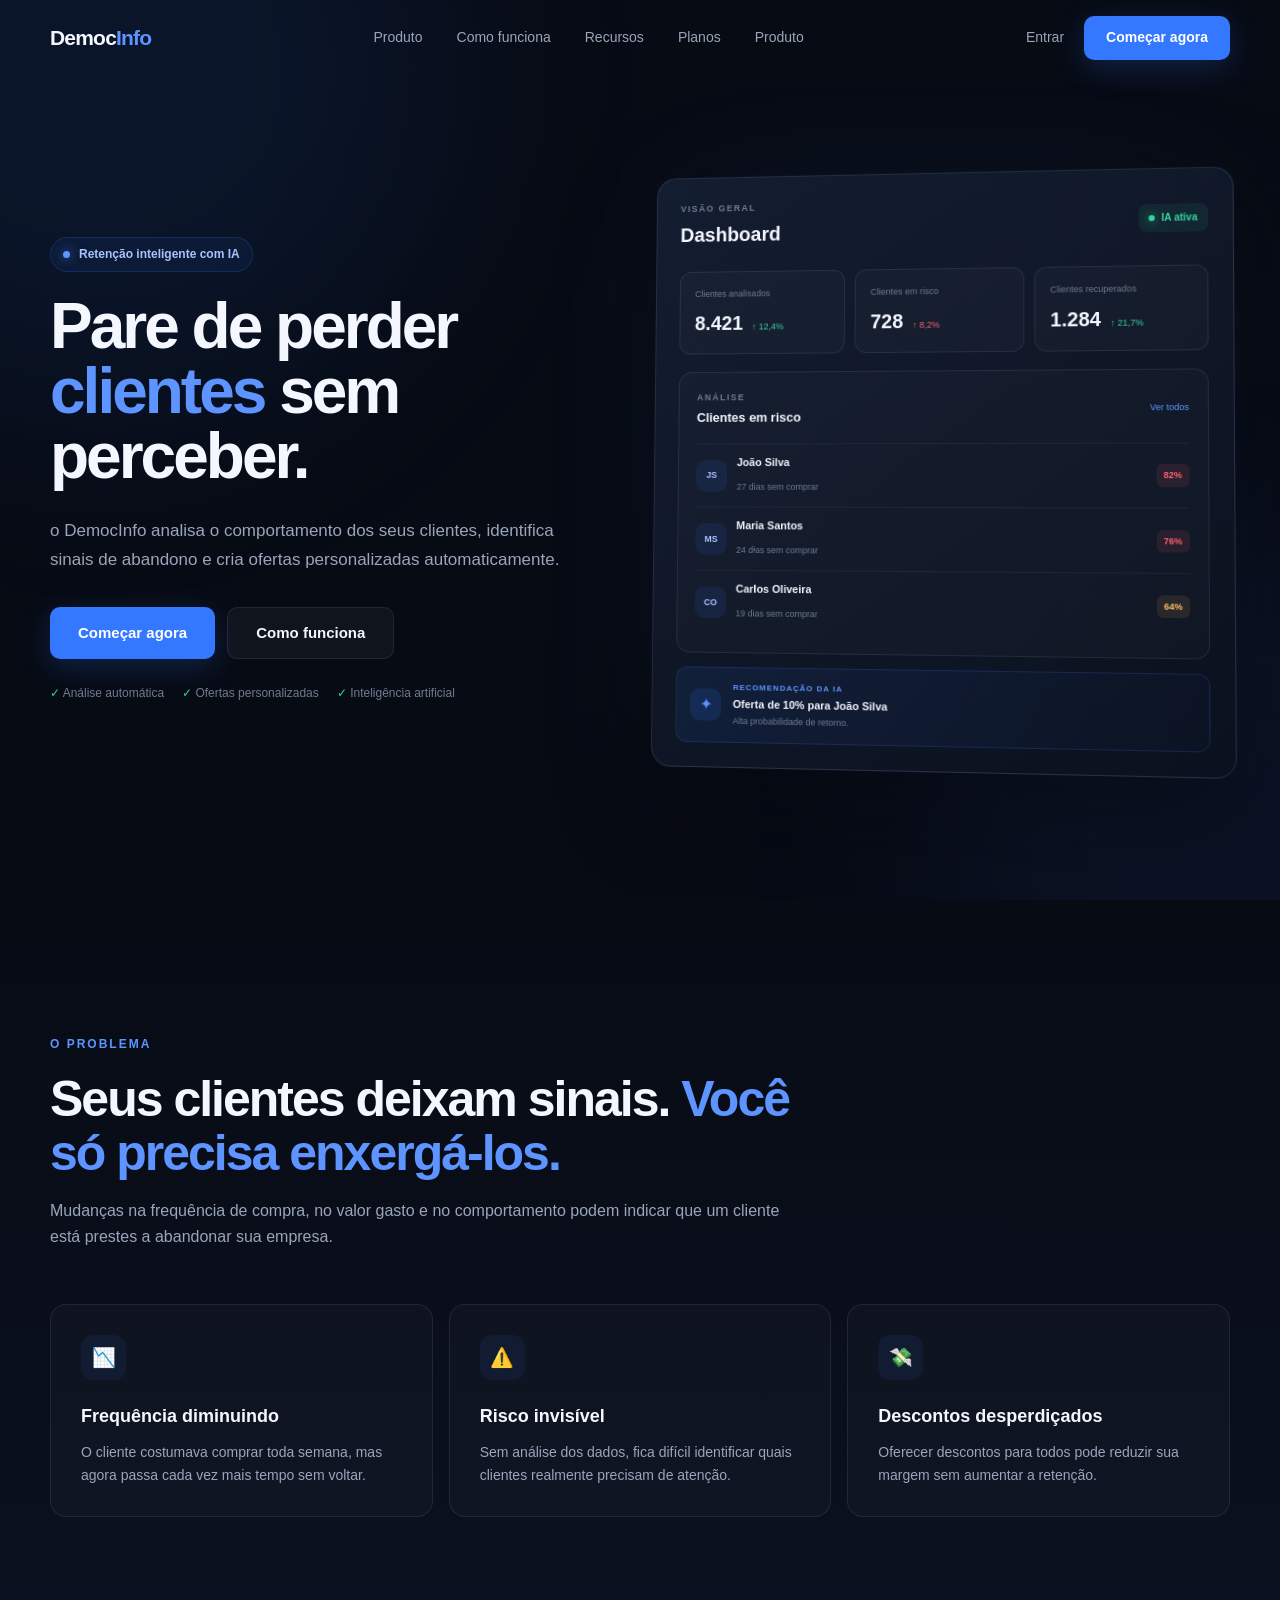
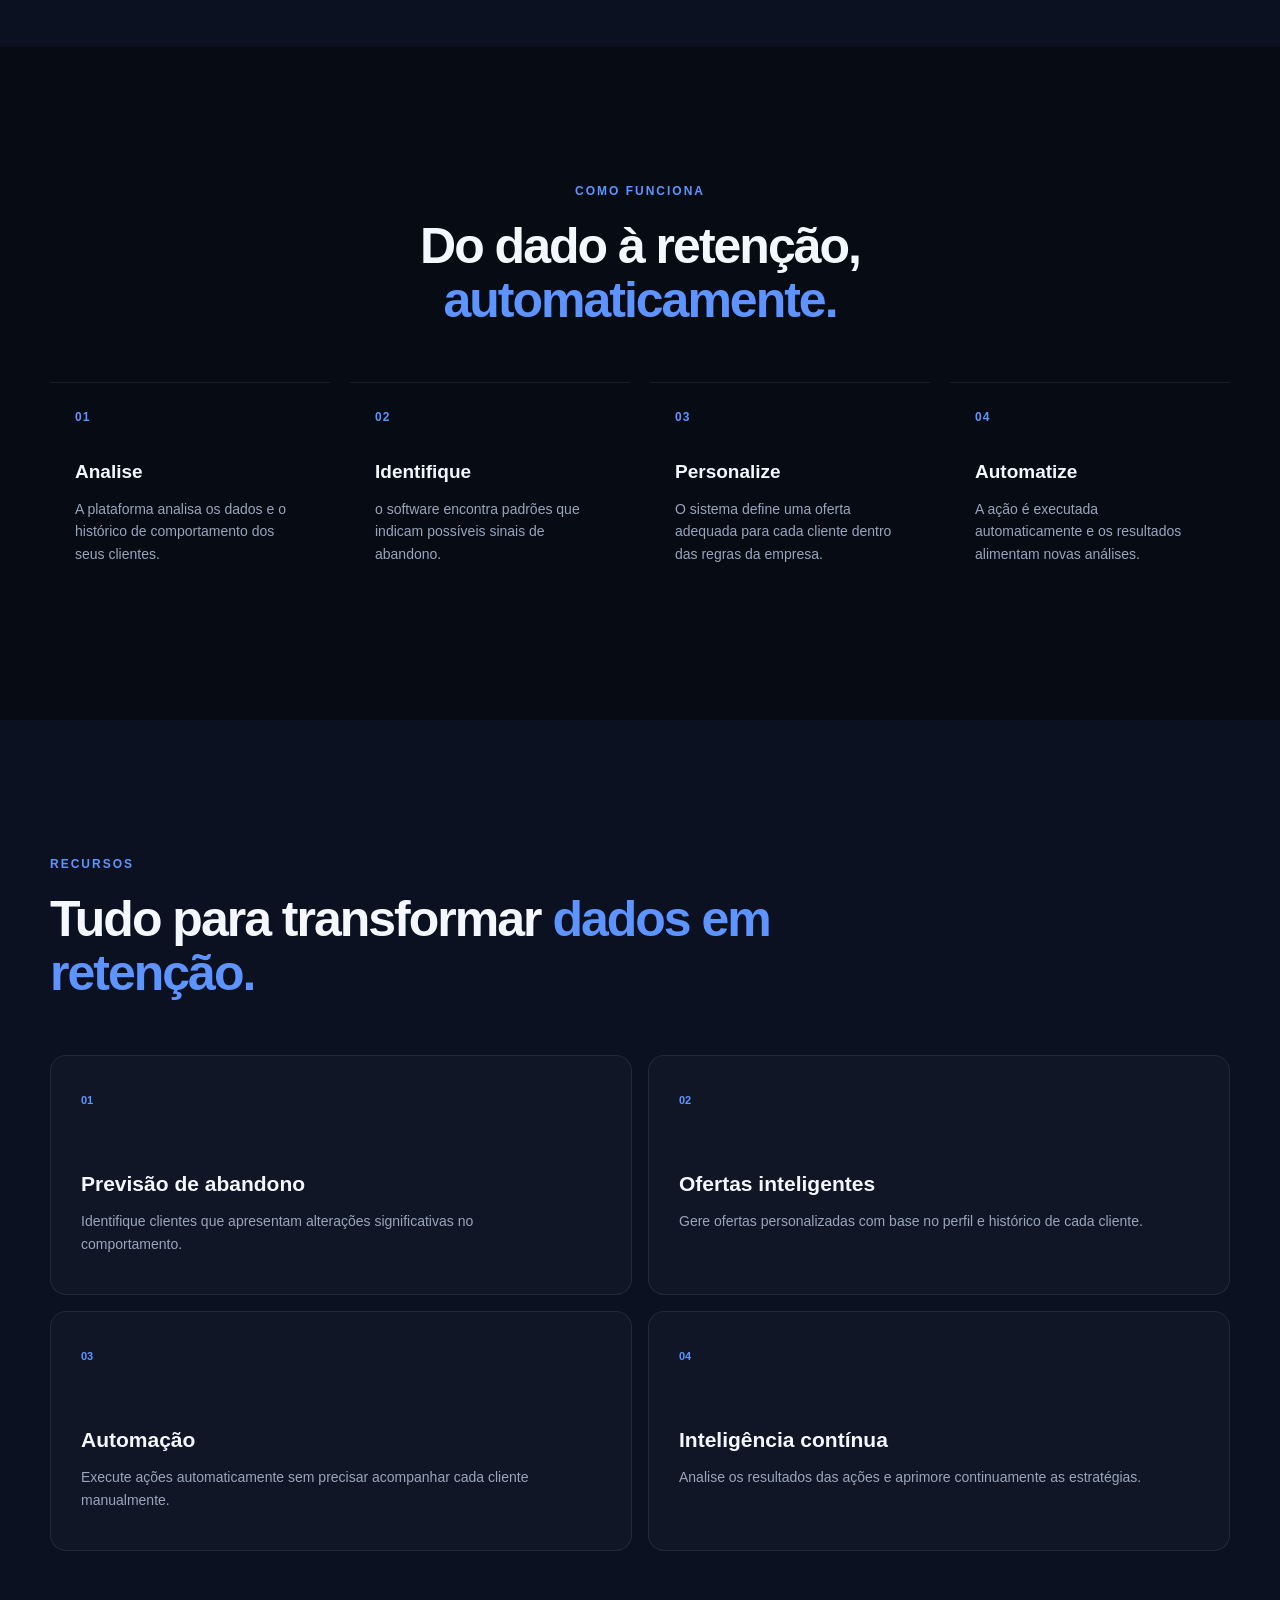
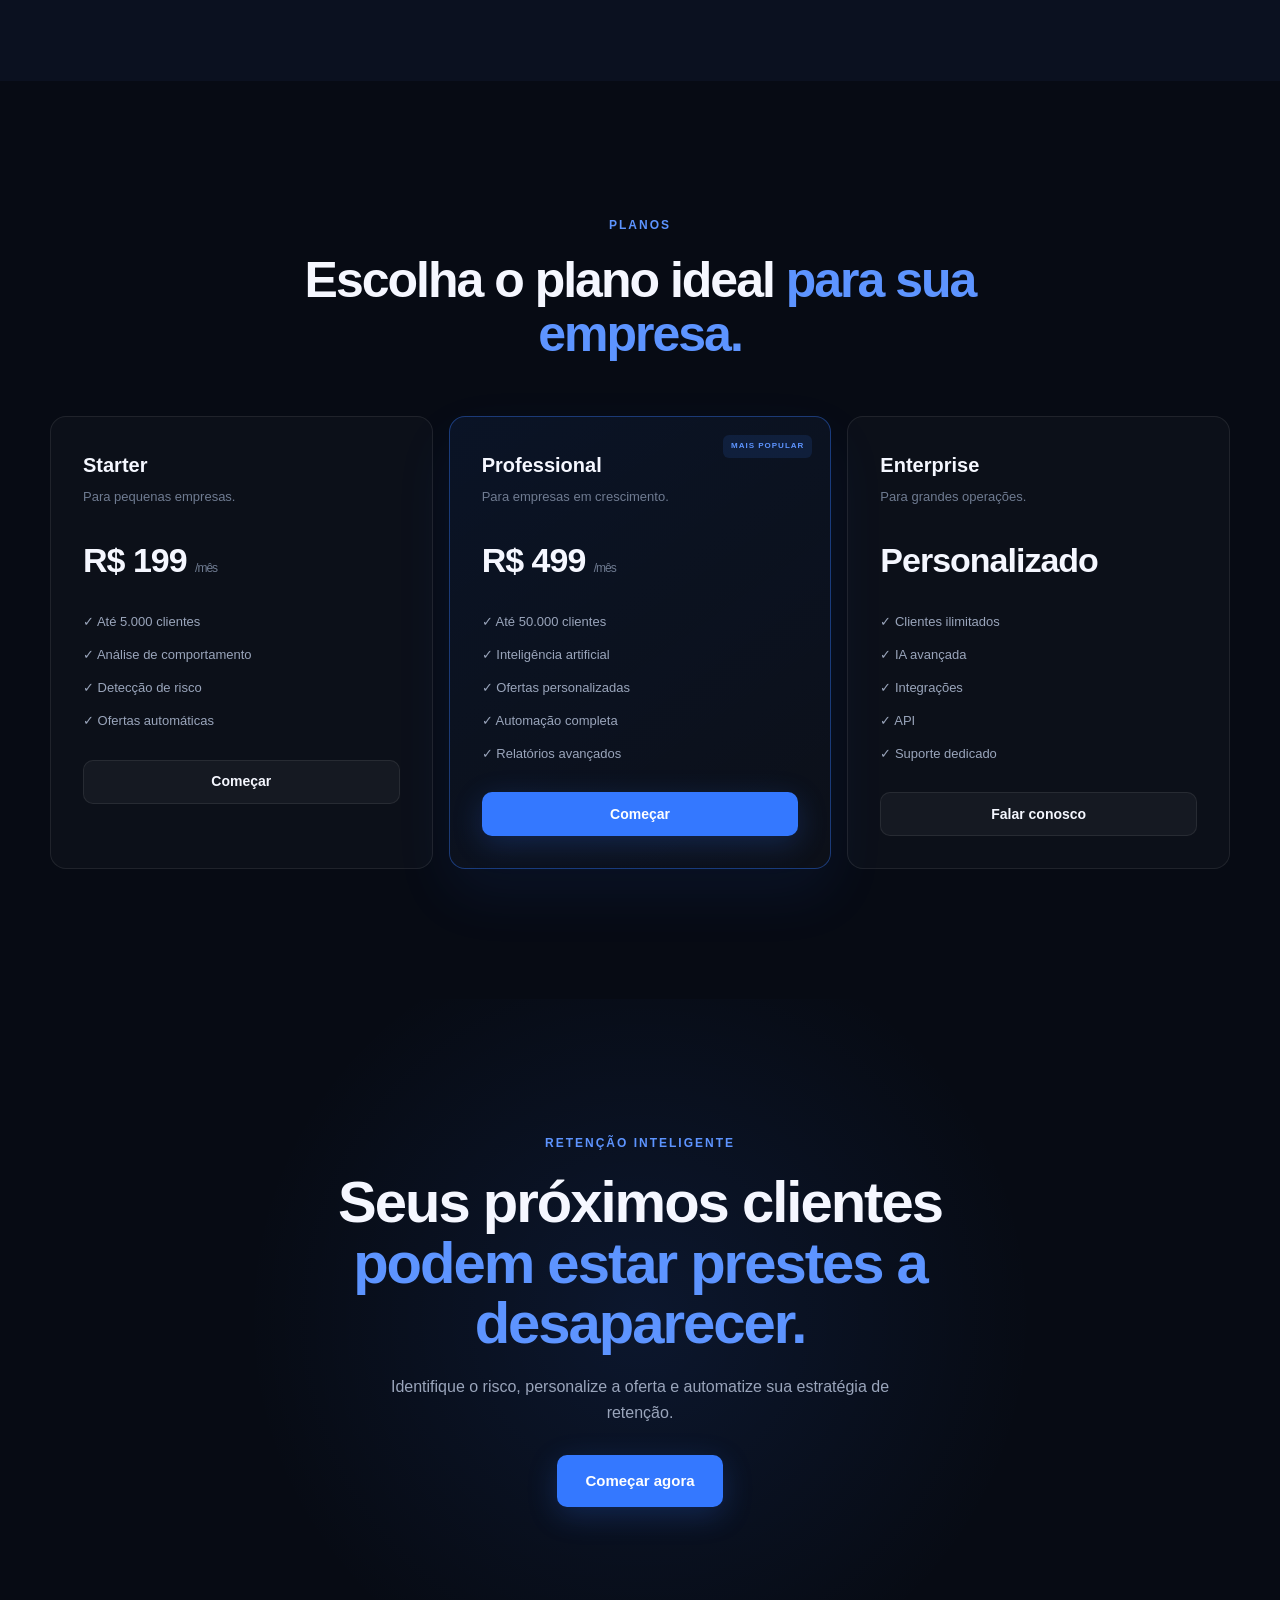
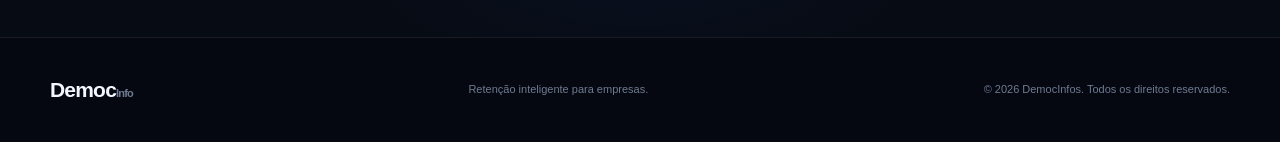
<file: backEnd/index.html>
<!DOCTYPE html>
<html lang="pt-BR">
<head>
    <meta charset="UTF-8">
    <meta name="viewport" content="width=device-width, initial-scale=1.0">

    <title>RetainAI | Retenção inteligente de clientes</title>

    <meta
        name="description"
        content="Use inteligência artificial para identificar clientes em risco e automatizar ofertas personalizadas."
    >

    <link rel="stylesheet" href="style.css">
</head>

<body>

    <!-- NAVBAR -->

    <header class="navbar">

        <div class="container navbar-content">

            <a href="#" class="logo">
                Democ<span>Info</span>
            </a>

            <nav class="nav-links">
                <a href="#produto">Produto</a>
                <a href="#como-funciona">Como funciona</a>
                <a href="#recursos">Recursos</a>
                <a href="#planos">Planos</a>
                <a href="produto.html">Produto</a>
            </nav>

            <div class="nav-actions">
                <a href="login.html" class="login-link">Entrar</a>
                <a href="#planos" class="btn btn-primary">
                    Começar agora
                </a>
            </div>

        </div>

    </header>


    <main>

        <!-- HERO -->

        <section class="hero" id="produto">

            <div class="container hero-content">

                <div class="hero-text">

                    <div class="badge">
                        <span class="badge-dot"></span>
                        Retenção inteligente com IA
                    </div>

                    <h1>
                        Pare de perder
                        <span>clientes</span>
                        sem perceber.
                    </h1>

                    <p>
                        o DemocInfo analisa o comportamento dos seus clientes,
                        identifica sinais de abandono e cria ofertas
                        personalizadas automaticamente.
                    </p>

                    <div class="hero-buttons">

                        <a href="#planos" class="btn btn-primary btn-large">
                            Começar agora
                        </a>

                        <a href="#como-funciona" class="btn btn-secondary btn-large">
                            Como funciona
                        </a>

                    </div>

                    <div class="hero-info">
                        <span>✓ Análise automática</span>
                        <span>✓ Ofertas personalizadas</span>
                        <span>✓ Inteligência artificial</span>
                    </div>

                </div>


                <!-- MOCKUP DO SISTEMA -->

                <div class="dashboard-wrapper">

                    <div class="dashboard-glow"></div>

                    <div class="dashboard">

                        <div class="dashboard-header">

                            <div>
                                <span class="dashboard-label">
                                    VISÃO GERAL
                                </span>

                                <h3>
                                    Dashboard
                                </h3>
                            </div>

                            <div class="dashboard-status">
                                <span></span>
                                IA ativa
                            </div>

                        </div>


                        <div class="stats-grid">

                            <div class="stat-card">

                                <span class="stat-title">
                                    Clientes analisados
                                </span>

                                <strong>
                                    8.421
                                </strong>

                                <small class="positive">
                                    ↑ 12,4%
                                </small>

                            </div>


                            <div class="stat-card">

                                <span class="stat-title">
                                    Clientes em risco
                                </span>

                                <strong>
                                    728
                                </strong>

                                <small class="negative">
                                    ↑ 8,2%
                                </small>

                            </div>


                            <div class="stat-card">

                                <span class="stat-title">
                                    Clientes recuperados
                                </span>

                                <strong>
                                    1.284
                                </strong>

                                <small class="positive">
                                    ↑ 21,7%
                                </small>

                            </div>

                        </div>


                        <div class="risk-section">

                            <div class="section-header">

                                <div>
                                    <span class="dashboard-label">
                                        ANÁLISE
                                    </span>

                                    <h4>
                                        Clientes em risco
                                    </h4>
                                </div>

                                <span class="view-all">
                                    Ver todos
                                </span>

                            </div>


                            <div class="customer">

                                <div class="customer-avatar">
                                    JS
                                </div>

                                <div class="customer-info">
                                    <strong>João Silva</strong>
                                    <span>27 dias sem comprar</span>
                                </div>

                                <div class="risk high">
                                    82%
                                </div>

                            </div>


                            <div class="customer">

                                <div class="customer-avatar">
                                    MS
                                </div>

                                <div class="customer-info">
                                    <strong>Maria Santos</strong>
                                    <span>24 dias sem comprar</span>
                                </div>

                                <div class="risk high">
                                    76%
                                </div>

                            </div>


                            <div class="customer">

                                <div class="customer-avatar">
                                    CO
                                </div>

                                <div class="customer-info">
                                    <strong>Carlos Oliveira</strong>
                                    <span>19 dias sem comprar</span>
                                </div>

                                <div class="risk medium">
                                    64%
                                </div>

                            </div>

                        </div>


                        <div class="ai-card">

                            <div class="ai-icon">
                                ✦
                            </div>

                            <div>
                                <span>
                                    RECOMENDAÇÃO DA IA
                                </span>

                                <strong>
                                    Oferta de 10% para João Silva
                                </strong>

                                <p>
                                    Alta probabilidade de retorno.
                                </p>
                            </div>

                        </div>

                    </div>

                </div>

            </div>

        </section>


        <!-- PROBLEMA -->

        <section class="problem">

            <div class="container">

                <div class="section-title">

                    <span class="eyebrow">
                        O problema
                    </span>

                    <h2>
                        Seus clientes deixam sinais.
                        <span>Você só precisa enxergá-los.</span>
                    </h2>

                    <p>
                        Mudanças na frequência de compra, no valor gasto e
                        no comportamento podem indicar que um cliente está
                        prestes a abandonar sua empresa.
                    </p>

                </div>


                <div class="problem-grid">

                    <div class="problem-card">
                        <div class="problem-icon">📉</div>

                        <h3>
                            Frequência diminuindo
                        </h3>

                        <p>
                            O cliente costumava comprar toda semana,
                            mas agora passa cada vez mais tempo sem voltar.
                        </p>
                    </div>


                    <div class="problem-card">
                        <div class="problem-icon">⚠️</div>

                        <h3>
                            Risco invisível
                        </h3>

                        <p>
                            Sem análise dos dados, fica difícil identificar
                            quais clientes realmente precisam de atenção.
                        </p>
                    </div>


                    <div class="problem-card">
                        <div class="problem-icon">💸</div>

                        <h3>
                            Descontos desperdiçados
                        </h3>

                        <p>
                            Oferecer descontos para todos pode reduzir sua
                            margem sem aumentar a retenção.
                        </p>
                    </div>

                </div>

            </div>

        </section>


        <!--  FUNCIONA -->

        <section class="how-it-works" id="como-funciona">

            <div class="container">

                <div class="section-title center">

                    <span class="eyebrow">
                        Como funciona
                    </span>

                    <h2>
                        Do dado à retenção,
                        <span>automaticamente.</span>
                    </h2>

                </div>


                <div class="steps">

                    <div class="step">

                        <div class="step-number">
                            01
                        </div>

                        <h3>
                            Analise
                        </h3>

                        <p>
                            A plataforma analisa os dados e o histórico
                            de comportamento dos seus clientes.
                        </p>

                    </div>


                    <div class="step">

                        <div class="step-number">
                            02
                        </div>

                        <h3>
                            Identifique
                        </h3>

                        <p>
                            o software encontra padrões que indicam possíveis
                            sinais de abandono.
                        </p>

                    </div>


                    <div class="step">

                        <div class="step-number">
                            03
                        </div>

                        <h3>
                            Personalize
                        </h3>

                        <p>
                            O sistema define uma oferta adequada para
                            cada cliente dentro das regras da empresa.
                        </p>

                    </div>


                    <div class="step">

                        <div class="step-number">
                            04
                        </div>

                        <h3>
                            Automatize
                        </h3>

                        <p>
                            A ação é executada automaticamente e os
                            resultados alimentam novas análises.
                        </p>

                    </div>

                </div>

            </div>

        </section>


        <!-- RECURSOS -->

        <section class="features" id="recursos">

            <div class="container">

                <div class="section-title">

                    <span class="eyebrow">
                        Recursos
                    </span>

                    <h2>
                        Tudo para transformar
                        <span>dados em retenção.</span>
                    </h2>

                </div>


                <div class="features-grid">

                    <div class="feature-card large">

                        <span class="feature-number">
                            01
                        </span>

                        <h3>
                            Previsão de abandono
                        </h3>

                        <p>
                            Identifique clientes que apresentam alterações
                            significativas no comportamento.
                        </p>

                    </div>


                    <div class="feature-card">

                        <span class="feature-number">
                            02
                        </span>

                        <h3>
                            Ofertas inteligentes
                        </h3>

                        <p>
                            Gere ofertas personalizadas com base no perfil
                            e histórico de cada cliente.
                        </p>

                    </div>


                    <div class="feature-card">

                        <span class="feature-number">
                            03
                        </span>

                        <h3>
                            Automação
                        </h3>

                        <p>
                            Execute ações automaticamente sem precisar
                            acompanhar cada cliente manualmente.
                        </p>

                    </div>


                    <div class="feature-card">

                        <span class="feature-number">
                            04
                        </span>

                        <h3>
                            Inteligência contínua
                        </h3>

                        <p>
                            Analise os resultados das ações e aprimore
                            continuamente as estratégias.
                        </p>

                    </div>

                </div>

            </div>

        </section>


        <!-- PLANOS -->

        <section class="pricing" id="planos">

            <div class="container">

                <div class="section-title center">

                    <span class="eyebrow">
                        Planos
                    </span>

                    <h2>
                        Escolha o plano ideal
                        <span>para sua empresa.</span>
                    </h2>

                </div>


                <div class="pricing-grid">

                    <div class="pricing-card">

                        <h3>
                            Starter
                        </h3>

                        <p>
                            Para pequenas empresas.
                        </p>

                        <div class="price">
                            R$ 199
                            <span>/mês</span>
                        </div>

                        <ul>
                            <li>✓ Até 5.000 clientes</li>
                            <li>✓ Análise de comportamento</li>
                            <li>✓ Detecção de risco</li>
                            <li>✓ Ofertas automáticas</li>
                        </ul>

                        <a href="#" class="btn btn-secondary full">
                            Começar
                        </a>

                    </div>


                    <div class="pricing-card featured">

                        <div class="popular">
                            MAIS POPULAR
                        </div>

                        <h3>
                            Professional
                        </h3>

                        <p>
                            Para empresas em crescimento.
                        </p>

                        <div class="price">
                            R$ 499
                            <span>/mês</span>
                        </div>

                        <ul>
                            <li>✓ Até 50.000 clientes</li>
                            <li>✓ Inteligência artificial</li>
                            <li>✓ Ofertas personalizadas</li>
                            <li>✓ Automação completa</li>
                            <li>✓ Relatórios avançados</li>
                        </ul>

                        <a href="#" class="btn btn-primary full">
                            Começar
                        </a>

                    </div>


                    <div class="pricing-card">

                        <h3>
                            Enterprise
                        </h3>

                        <p>
                            Para grandes operações.
                        </p>

                        <div class="price">
                            Personalizado
                        </div>

                        <ul>
                            <li>✓ Clientes ilimitados</li>
                            <li>✓ IA avançada</li>
                            <li>✓ Integrações</li>
                            <li>✓ API</li>
                            <li>✓ Suporte dedicado</li>
                        </ul>

                        <a href="#" class="btn btn-secondary full">
                            Falar conosco
                        </a>

                    </div>

                </div>

            </div>

        </section>


        <!-- CTA -->

        <section class="cta">

            <div class="container cta-content">

                <span class="eyebrow">
                    RETENÇÃO INTELIGENTE
                </span>

                <h2>
                    Seus próximos clientes
                    <span>podem estar prestes a desaparecer.</span>
                </h2>

                <p>
                    Identifique o risco, personalize a oferta e automatize
                    sua estratégia de retenção.
                </p>

                <a href="#planos" class="btn btn-primary btn-large">
                    Começar agora
                </a>

            </div>

        </section>

    </main>


    <!-- FOOTER -->

    <footer class="footer">

        <div class="container footer-content">

            <div class="logo">
                Democ<span>Info</span>
            </div>

            <p>
                Retenção inteligente para empresas.
            </p>

            <span>
                © 2026 DemocInfos. Todos os direitos reservados.
            </span>

        </div>

    </footer>

    <script src="script.js"></script>

</body>
</html>
</file>
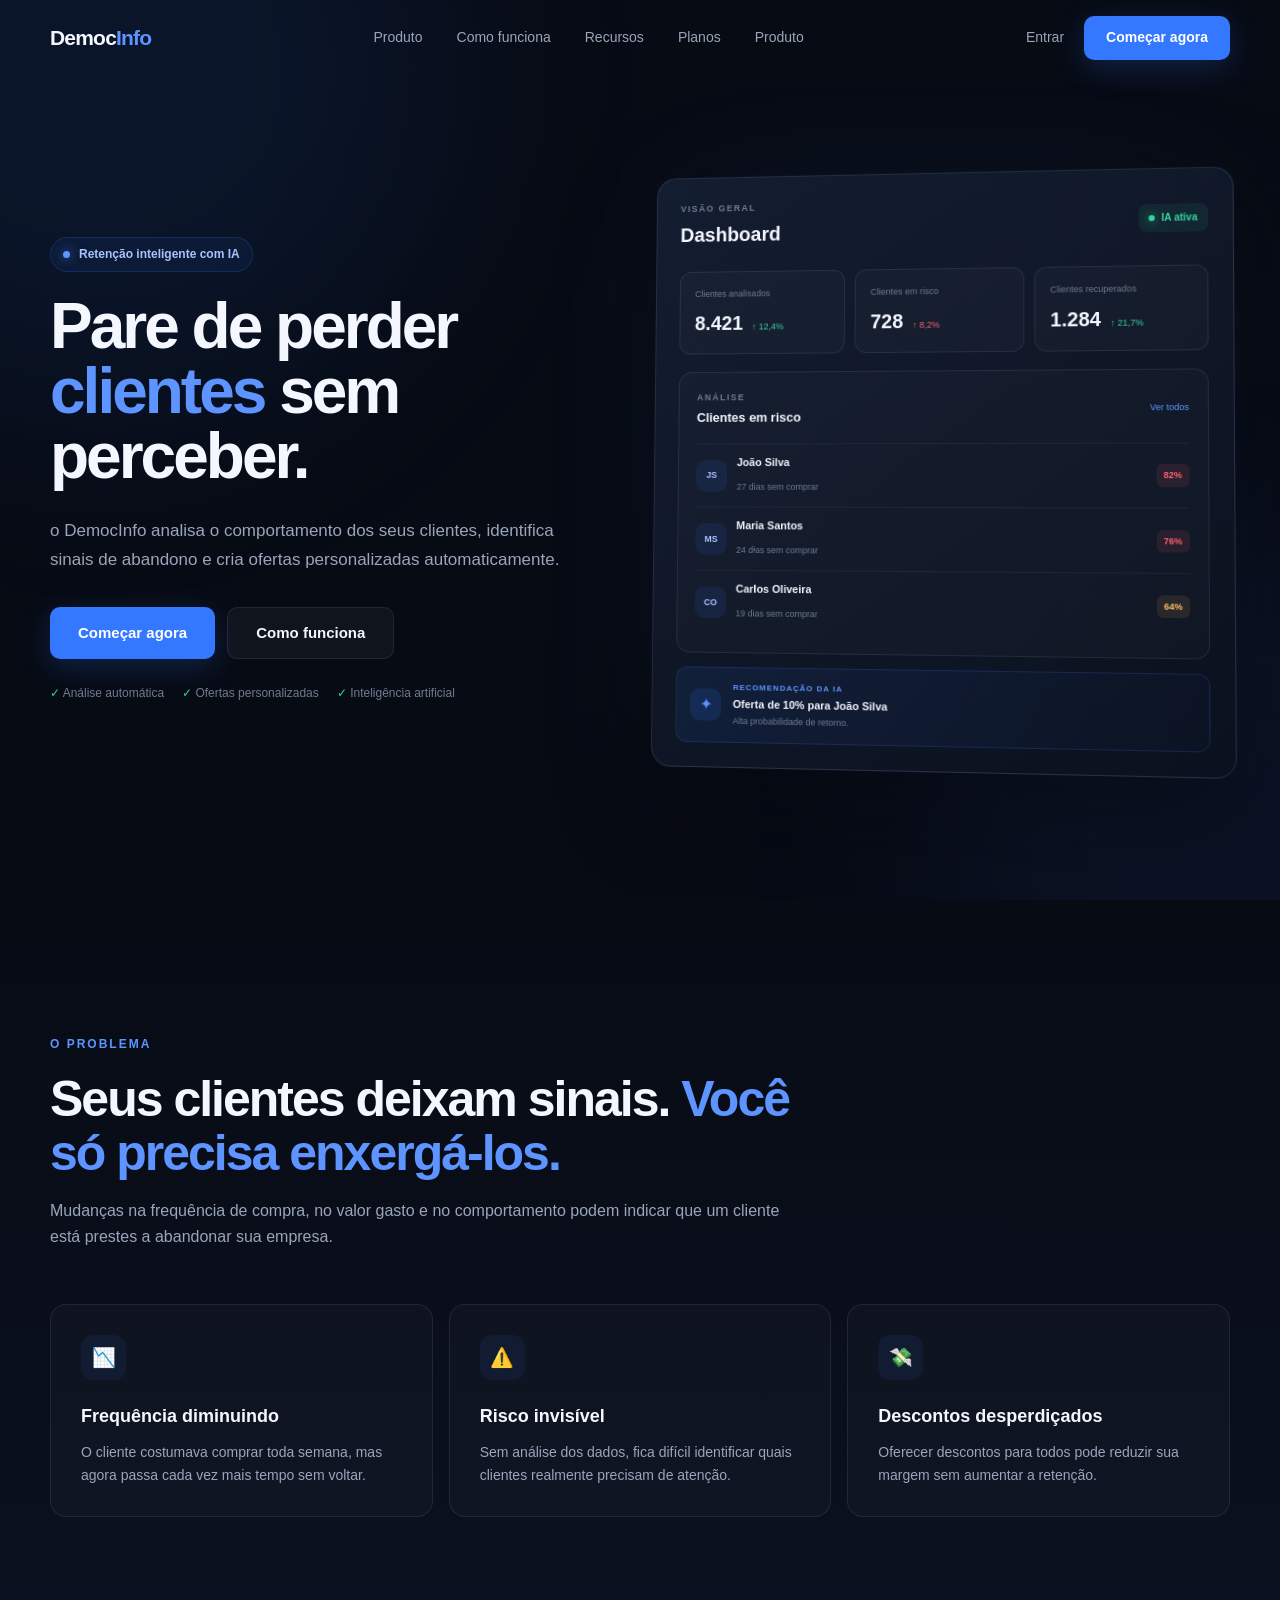
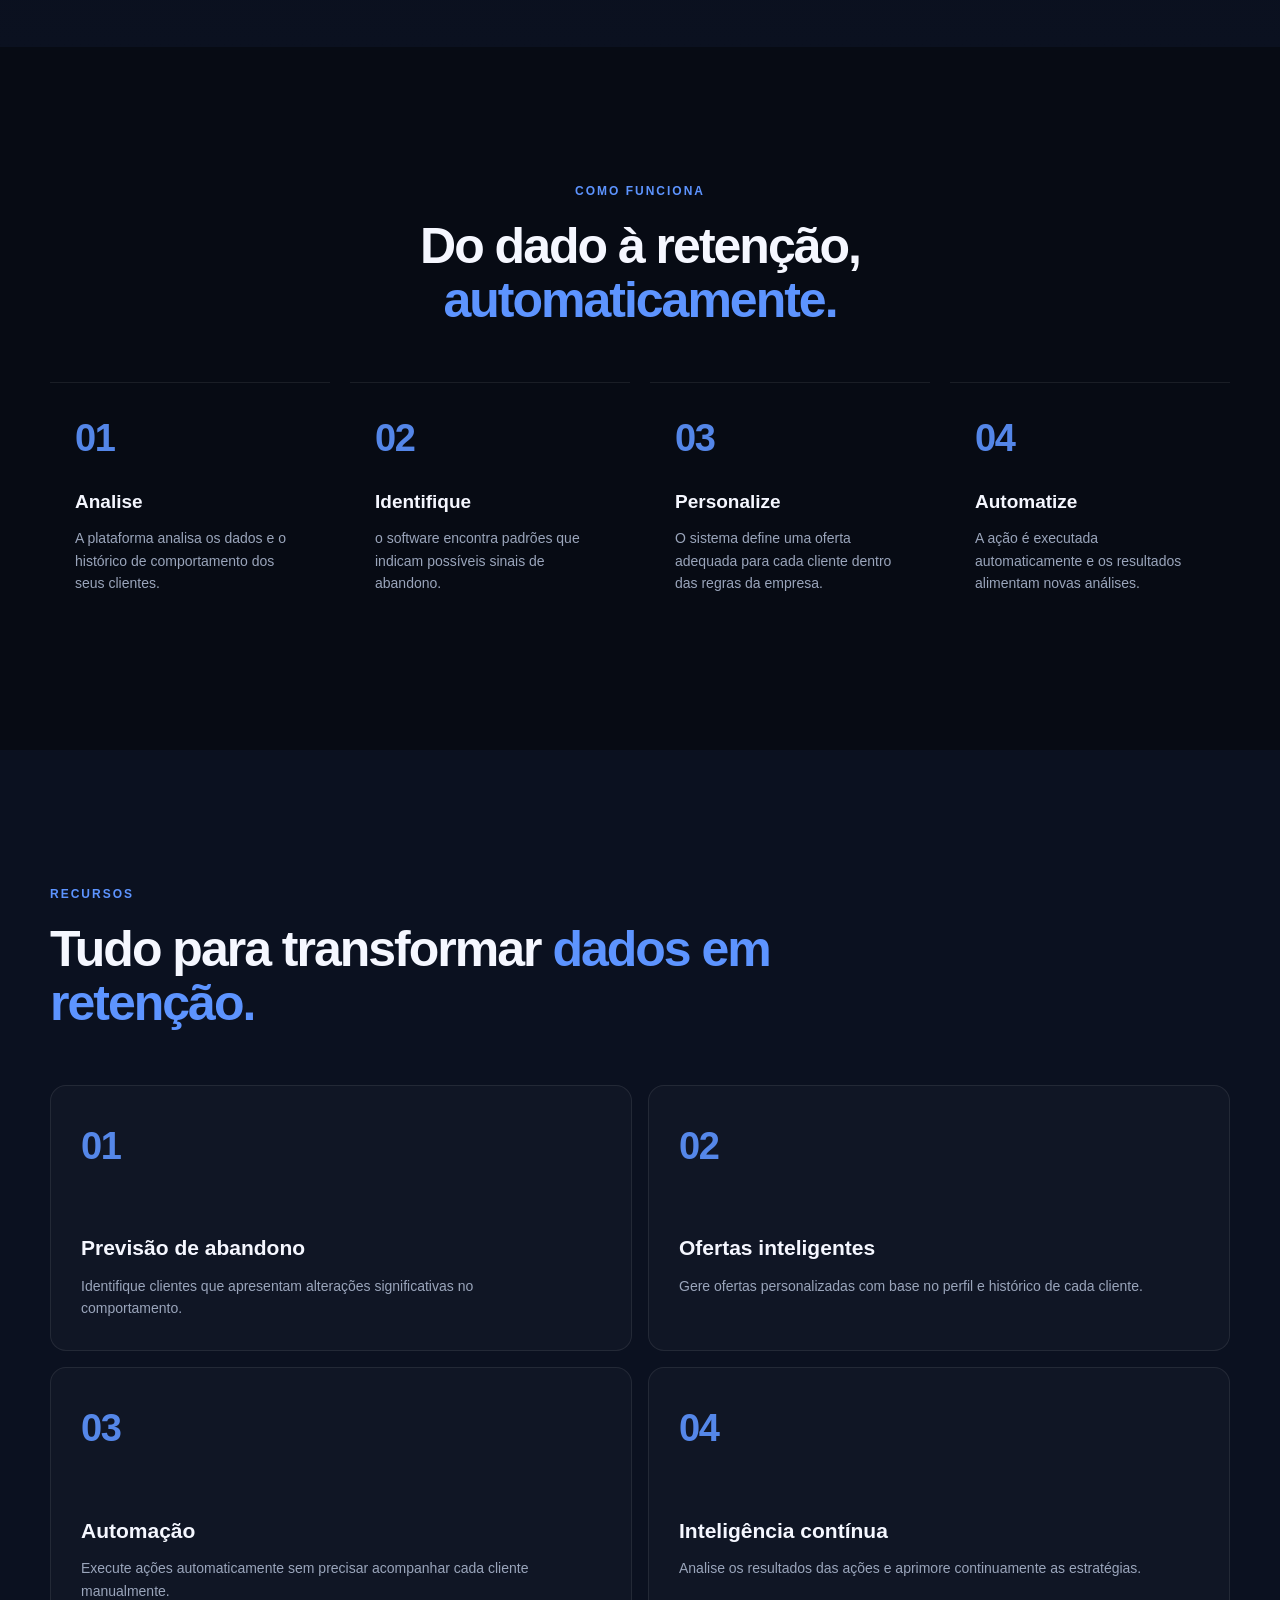
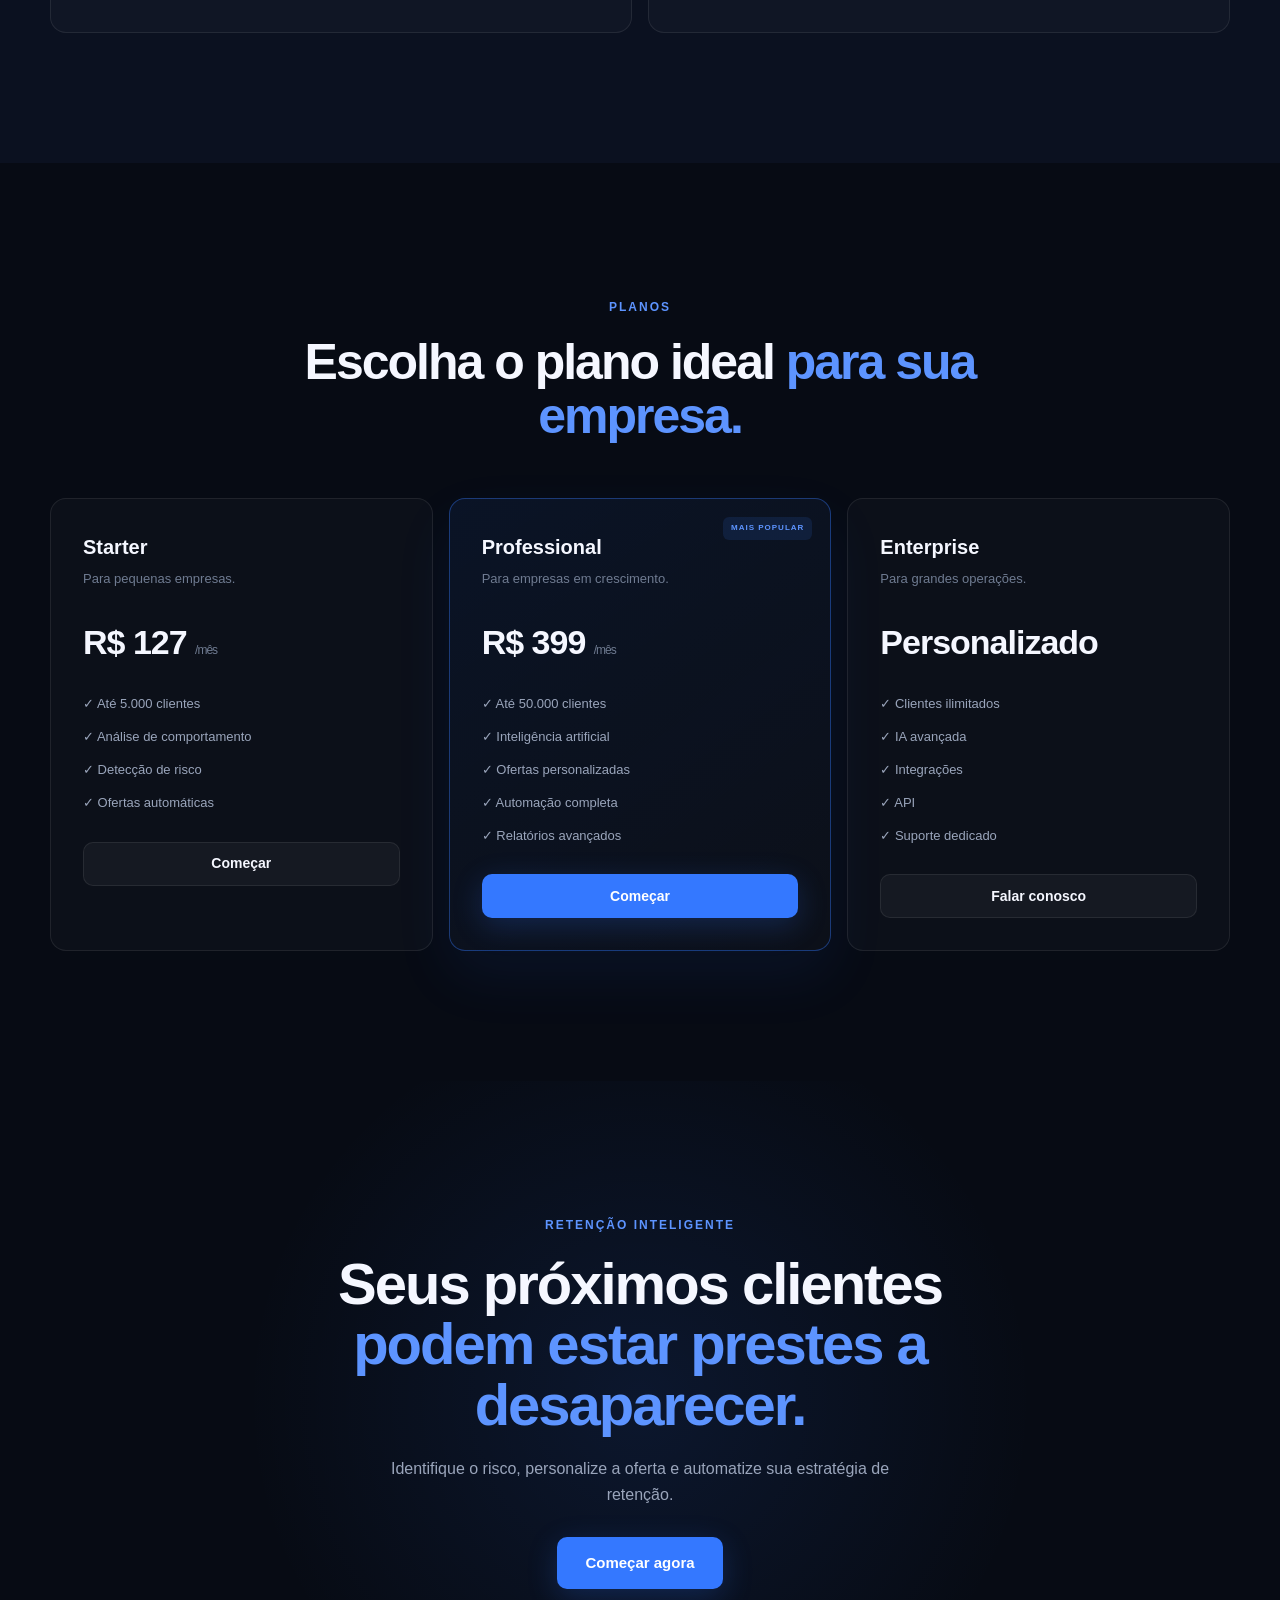
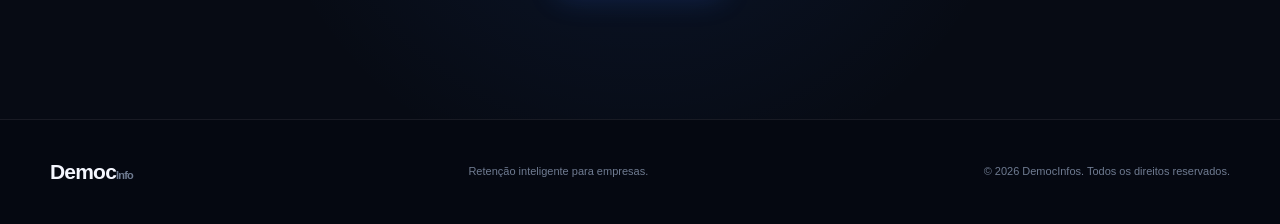
<file: FrontEnd/index.html>
<!DOCTYPE html>
<html lang="pt-BR">
<head>
    <meta charset="UTF-8">
    <meta name="viewport" content="width=device-width, initial-scale=1.0">

    <title>DemocInfo| Retenção inteligente de clientes</title>

    <meta
        name="description"
        content="Use inteligência artificial para identificar clientes em risco e automatizar ofertas personalizadas."
    >

    <link rel="stylesheet" href="style.css">
</head>

<body>

    <!-- NAVBAR -->

    <header class="navbar">

        <div class="container navbar-content">

            <a href="#" class="logo">
                Democ<span>Info</span>
            </a>

            <nav class="nav-links">
                <a href="#produto">Produto</a>
                <a href="#como-funciona">Como funciona</a>
                <a href="#recursos">Recursos</a>
                <a href="#planos">Planos</a>
                <a href="produto.html">Produto</a>
            </nav>

            <div class="nav-actions">
                <a href="login.html" class="login-link">Entrar</a>
                <a href="login.html" class="btn btn-primary">
                    Começar agora
                </a>
            </div>

        </div>

    </header>


    <main>

        <!-- HERO -->

        <section class="hero" id="produto">

            <div class="container hero-content">

                <div class="hero-text">

                    <div class="badge">
                        <span class="badge-dot"></span>
                        Retenção inteligente com IA
                    </div>

                    <h1>
                        Pare de perder
                        <span>clientes</span>
                        sem perceber.
                    </h1>

                    <p>
                        o DemocInfo analisa o comportamento dos seus clientes,
                        identifica sinais de abandono e cria ofertas
                        personalizadas automaticamente.
                    </p>

                    <div class="hero-buttons">

                        <a href="login.html" class="btn btn-primary btn-large">
                            Começar agora
                        </a>

                        <a href="#como-funciona" class="btn btn-secondary btn-large">
                            Como funciona
                        </a>

                    </div>

                    <div class="hero-info">
                        <span>✓ Análise automática</span>
                        <span>✓ Ofertas personalizadas</span>
                        <span>✓ Inteligência artificial</span>
                    </div>

                </div>


                <!-- MOCKUP DO SISTEMA -->

                <div class="dashboard-wrapper">

                    <div class="dashboard-glow"></div>

                    <div class="dashboard">

                        <div class="dashboard-header">

                            <div>
                                <span class="dashboard-label">
                                    VISÃO GERAL
                                </span>

                                <h3>
                                    Dashboard
                                </h3>
                            </div>

                            <div class="dashboard-status">
                                <span></span>
                                IA ativa
                            </div>

                        </div>


                        <div class="stats-grid">

                            <div class="stat-card">

                                <span class="stat-title">
                                    Clientes analisados
                                </span>

                                <strong>
                                    8.421
                                </strong>

                                <small class="positive">
                                    ↑ 12,4%
                                </small>

                            </div>


                            <div class="stat-card">

                                <span class="stat-title">
                                    Clientes em risco
                                </span>

                                <strong>
                                    728
                                </strong>

                                <small class="negative">
                                    ↑ 8,2%
                                </small>

                            </div>


                            <div class="stat-card">

                                <span class="stat-title">
                                    Clientes recuperados
                                </span>

                                <strong>
                                    1.284
                                </strong>

                                <small class="positive">
                                    ↑ 21,7%
                                </small>

                            </div>

                        </div>


                        <div class="risk-section">

                            <div class="section-header">

                                <div>
                                    <span class="dashboard-label">
                                        ANÁLISE
                                    </span>

                                    <h4>
                                        Clientes em risco
                                    </h4>
                                </div>

                                <span class="view-all">
                                    Ver todos
                                </span>

                            </div>


                            <div class="customer">

                                <div class="customer-avatar">
                                    JS
                                </div>

                                <div class="customer-info">
                                    <strong>João Silva</strong>
                                    <span>27 dias sem comprar</span>
                                </div>

                                <div class="risk high">
                                    82%
                                </div>

                            </div>


                            <div class="customer">

                                <div class="customer-avatar">
                                    MS
                                </div>

                                <div class="customer-info">
                                    <strong>Maria Santos</strong>
                                    <span>24 dias sem comprar</span>
                                </div>

                                <div class="risk high">
                                    76%
                                </div>

                            </div>


                            <div class="customer">

                                <div class="customer-avatar">
                                    CO
                                </div>

                                <div class="customer-info">
                                    <strong>Carlos Oliveira</strong>
                                    <span>19 dias sem comprar</span>
                                </div>

                                <div class="risk medium">
                                    64%
                                </div>

                            </div>

                        </div>


                        <div class="ai-card">

                            <div class="ai-icon">
                                ✦
                            </div>

                            <div>
                                <span>
                                    RECOMENDAÇÃO DA IA
                                </span>

                                <strong>
                                    Oferta de 10% para João Silva
                                </strong>

                                <p>
                                    Alta probabilidade de retorno.
                                </p>
                            </div>

                        </div>

                    </div>

                </div>

            </div>

        </section>


        <!-- PROBLEMA -->

        <section class="problem">

            <div class="container">

                <div class="section-title">

                    <span class="eyebrow">
                        O problema
                    </span>

                    <h2>
                        Seus clientes deixam sinais.
                        <span>Você só precisa enxergá-los.</span>
                    </h2>

                    <p>
                        Mudanças na frequência de compra, no valor gasto e
                        no comportamento podem indicar que um cliente está
                        prestes a abandonar sua empresa.
                    </p>

                </div>


                <div class="problem-grid">

                    <div class="problem-card">
                        <div class="problem-icon">📉</div>

                        <h3>
                            Frequência diminuindo
                        </h3>

                        <p>
                            O cliente costumava comprar toda semana,
                            mas agora passa cada vez mais tempo sem voltar.
                        </p>
                    </div>


                    <div class="problem-card">
                        <div class="problem-icon">⚠️</div>

                        <h3>
                            Risco invisível
                        </h3>

                        <p>
                            Sem análise dos dados, fica difícil identificar
                            quais clientes realmente precisam de atenção.
                        </p>
                    </div>


                    <div class="problem-card">
                        <div class="problem-icon">💸</div>

                        <h3>
                            Descontos desperdiçados
                        </h3>

                        <p>
                            Oferecer descontos para todos pode reduzir sua
                            margem sem aumentar a retenção.
                        </p>
                    </div>

                </div>

            </div>

        </section>


        <!--  FUNCIONA -->

        <section class="how-it-works" id="como-funciona">

            <div class="container">

                <div class="section-title center">

                    <span class="eyebrow">
                        Como funciona
                    </span>

                    <h2>
                        Do dado à retenção,
                        <span>automaticamente.</span>
                    </h2>

                </div>


                <div class="steps">

                    <div class="step">

                        <div class="step-number">
                            01
                        </div>

                        <h3>
                            Analise
                        </h3>

                        <p>
                            A plataforma analisa os dados e o histórico
                            de comportamento dos seus clientes.
                        </p>

                    </div>


                    <div class="step">

                        <div class="step-number">
                            02
                        </div>

                        <h3>
                            Identifique
                        </h3>

                        <p>
                            o software encontra padrões que indicam possíveis
                            sinais de abandono.
                        </p>

                    </div>


                    <div class="step">

                        <div class="step-number">
                            03
                        </div>

                        <h3>
                            Personalize
                        </h3>

                        <p>
                            O sistema define uma oferta adequada para
                            cada cliente dentro das regras da empresa.
                        </p>

                    </div>


                    <div class="step">

                        <div class="step-number">
                            04
                        </div>

                        <h3>
                            Automatize
                        </h3>

                        <p>
                            A ação é executada automaticamente e os
                            resultados alimentam novas análises.
                        </p>

                    </div>

                </div>

            </div>

        </section>


        <!-- RECURSOS -->

        <section class="features" id="recursos">

            <div class="container">

                <div class="section-title">

                    <span class="eyebrow">
                        Recursos
                    </span>

                    <h2>
                        Tudo para transformar
                        <span>dados em retenção.</span>
                    </h2>

                </div>


                <div class="features-grid">

                    <div class="feature-card large">

                        <span class="feature-number">
                            01
                        </span>

                        <h3>
                            Previsão de abandono
                        </h3>

                        <p>
                            Identifique clientes que apresentam alterações
                            significativas no comportamento.
                        </p>

                    </div>


                    <div class="feature-card">

                        <span class="feature-number">
                            02
                        </span>

                        <h3>
                            Ofertas inteligentes
                        </h3>

                        <p>
                            Gere ofertas personalizadas com base no perfil
                            e histórico de cada cliente.
                        </p>

                    </div>


                    <div class="feature-card">

                        <span class="feature-number">
                            03
                        </span>

                        <h3>
                            Automação
                        </h3>

                        <p>
                            Execute ações automaticamente sem precisar
                            acompanhar cada cliente manualmente.
                        </p>

                    </div>


                    <div class="feature-card">

                        <span class="feature-number">
                            04
                        </span>

                        <h3>
                            Inteligência contínua
                        </h3>

                        <p>
                            Analise os resultados das ações e aprimore
                            continuamente as estratégias.
                        </p>

                    </div>

                </div>

            </div>

        </section>


        <!-- PLANOS -->

        <section class="pricing" id="planos">

            <div class="container">

                <div class="section-title center">

                    <span class="eyebrow">
                        Planos
                    </span>

                    <h2>
                        Escolha o plano ideal
                        <span>para sua empresa.</span>
                    </h2>

                </div>


                <div class="pricing-grid">

                    <div class="pricing-card">

                        <h3>
                            Starter
                        </h3>

                        <p>
                            Para pequenas empresas.
                        </p>

                        <div class="price">
                            R$ 127
                            <span>/mês</span>
                        </div>

                        <ul>
                            <li>✓ Até 5.000 clientes</li>
                            <li>✓ Análise de comportamento</li>
                            <li>✓ Detecção de risco</li>
                            <li>✓ Ofertas automáticas</li>
                        </ul>

                        <a href="login.html" class="btn btn-secondary full">
                            Começar
                        </a>

                    </div>


                    <div class="pricing-card featured">

                        <div class="popular">
                            MAIS POPULAR
                        </div>

                        <h3>
                            Professional
                        </h3>

                        <p>
                            Para empresas em crescimento.
                        </p>

                        <div class="price">
                            R$ 399
                            <span>/mês</span>
                        </div>

                        <ul>
                            <li>✓ Até 50.000 clientes</li>
                            <li>✓ Inteligência artificial</li>
                            <li>✓ Ofertas personalizadas</li>
                            <li>✓ Automação completa</li>
                            <li>✓ Relatórios avançados</li>
                        </ul>

                        <a href="login.html" class="btn btn-primary full">
                            Começar
                        </a>

                    </div>


                    <div class="pricing-card">

                        <h3>
                            Enterprise
                        </h3>

                        <p>
                            Para grandes operações.
                        </p>

                        <div class="price">
                            Personalizado
                        </div>

                        <ul>
                            <li>✓ Clientes ilimitados</li>
                            <li>✓ IA avançada</li>
                            <li>✓ Integrações</li>
                            <li>✓ API</li>
                            <li>✓ Suporte dedicado</li>
                        </ul>

                        <a href="login.html" class="btn btn-secondary full">
                            Falar conosco
                        </a>

                    </div>

                </div>

            </div>

        </section>


        <!-- CTA -->

        <section class="cta">

            <div class="container cta-content">

                <span class="eyebrow">
                    RETENÇÃO INTELIGENTE
                </span>

                <h2>
                    Seus próximos clientes
                    <span>podem estar prestes a desaparecer.</span>
                </h2>

                <p>
                    Identifique o risco, personalize a oferta e automatize
                    sua estratégia de retenção.
                </p>

                <a href="login.html" class="btn btn-primary btn-large">
                    Começar agora
                </a>

            </div>

        </section>

    </main>


    <!-- FOOTER -->

    <footer class="footer">

        <div class="container footer-content">

            <div class="logo">
                Democ<span>Info</span>
            </div>

            <p>
                Retenção inteligente para empresas.
            </p>

            <span>
                © 2026 DemocInfos. Todos os direitos reservados.
            </span>

        </div>

    </footer>

    <script src="script.js"></script>

</body>
</html>
</file>
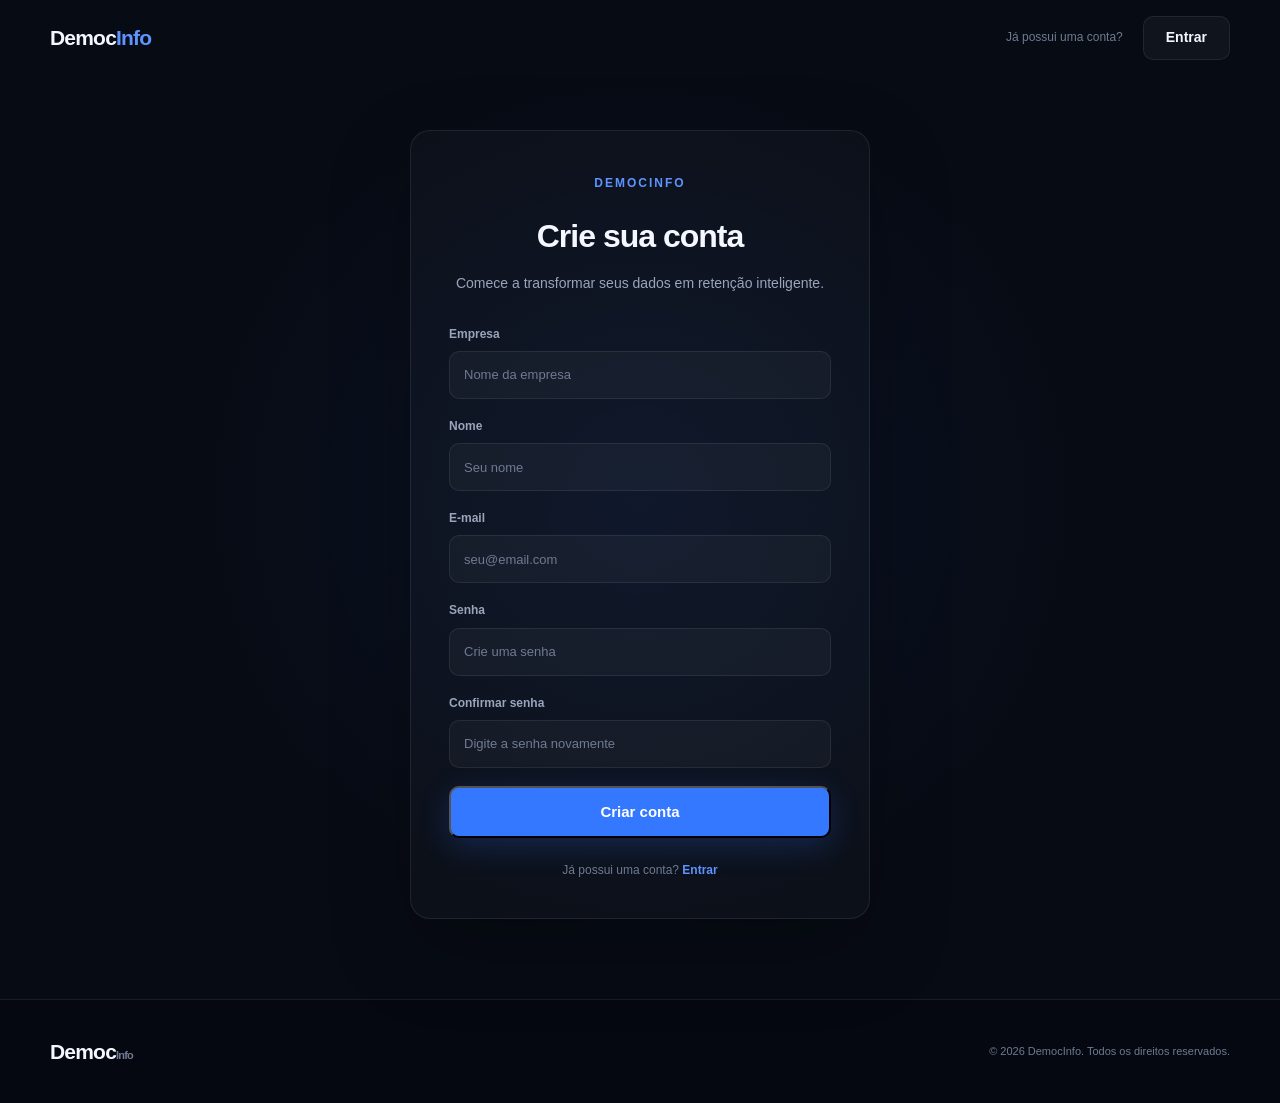
<file: backEnd/cadastro.html>
<!DOCTYPE html>
<html lang="pt-BR">

<head>
    <meta charset="UTF-8">
    <meta name="viewport" content="width=device-width, initial-scale=1.0">

    <title>Cadastro | DemocInfo</title>

    <link rel="stylesheet" href="style.css">
</head>

<body>

    <!-- NAVBAR -->

    <header class="navbar">

        <div class="container navbar-content">

            <a href="index.html" class="logo">
                Democ<span>Info</span>
            </a>

            <div class="nav-actions">

                <span class="login-text">
                    Já possui uma conta?
                </span>

                <a href="login.html" class="btn btn-secondary">
                    Entrar
                </a>

            </div>

        </div>

    </header>


    <!-- CADASTRO -->

    <main class="auth-page">

        <div class="auth-container">

            <div class="auth-header">

                <span class="eyebrow">
                    DEMOCINFO
                </span>

                <h1>
                    Crie sua conta
                </h1>

                <p>
                    Comece a transformar seus dados em retenção inteligente.
                </p>

            </div>


            <form class="auth-form" id="cadastroForm">

                <div class="form-group">

                    <label for="empresa">
                        Empresa
                    </label>

                    <input
                        type="text"
                        id="empresa"
                        name="empresa"
                        placeholder="Nome da empresa"
                        required
                    >

                </div>


                <div class="form-group">

                    <label for="nome">
                        Nome
                    </label>

                    <input
                        type="text"
                        id="nome"
                        name="nome"
                        placeholder="Seu nome"
                        required
                    >

                </div>


                <div class="form-group">

                    <label for="email">
                        E-mail
                    </label>

                    <input
                        type="email"
                        id="email"
                        name="email"
                        placeholder="seu@email.com"
                        required
                    >

                </div>


                <div class="form-group">

                    <label for="senha">
                        Senha
                    </label>

                    <input
                        type="password"
                        id="senha"
                        name="senha"
                        placeholder="Crie uma senha"
                        required
                    >

                </div>


                <div class="form-group">

                    <label for="confirmarSenha">
                        Confirmar senha
                    </label>

                    <input
                        type="password"
                        id="confirmarSenha"
                        name="confirmarSenha"
                        placeholder="Digite a senha novamente"
                        required
                    >

                </div>


                <button
                    type="submit"
                    class="btn btn-primary btn-large full"
                >
                    Criar conta
                </button>


                <p class="auth-footer-text">
                    Já possui uma conta?
                    <a href="login.html">
                        Entrar
                    </a>
                </p>

            </form>

        </div>

    </main>


    <!-- FOOTER -->

    <footer class="footer">

        <div class="container footer-content">

            <div class="logo">
                Democ<span>Info</span>
            </div>

            <span>
                © 2026 DemocInfo. Todos os direitos reservados.
            </span>

        </div>

    </footer>


    <script src="script.js"></script>

</body>

</html>
</file>
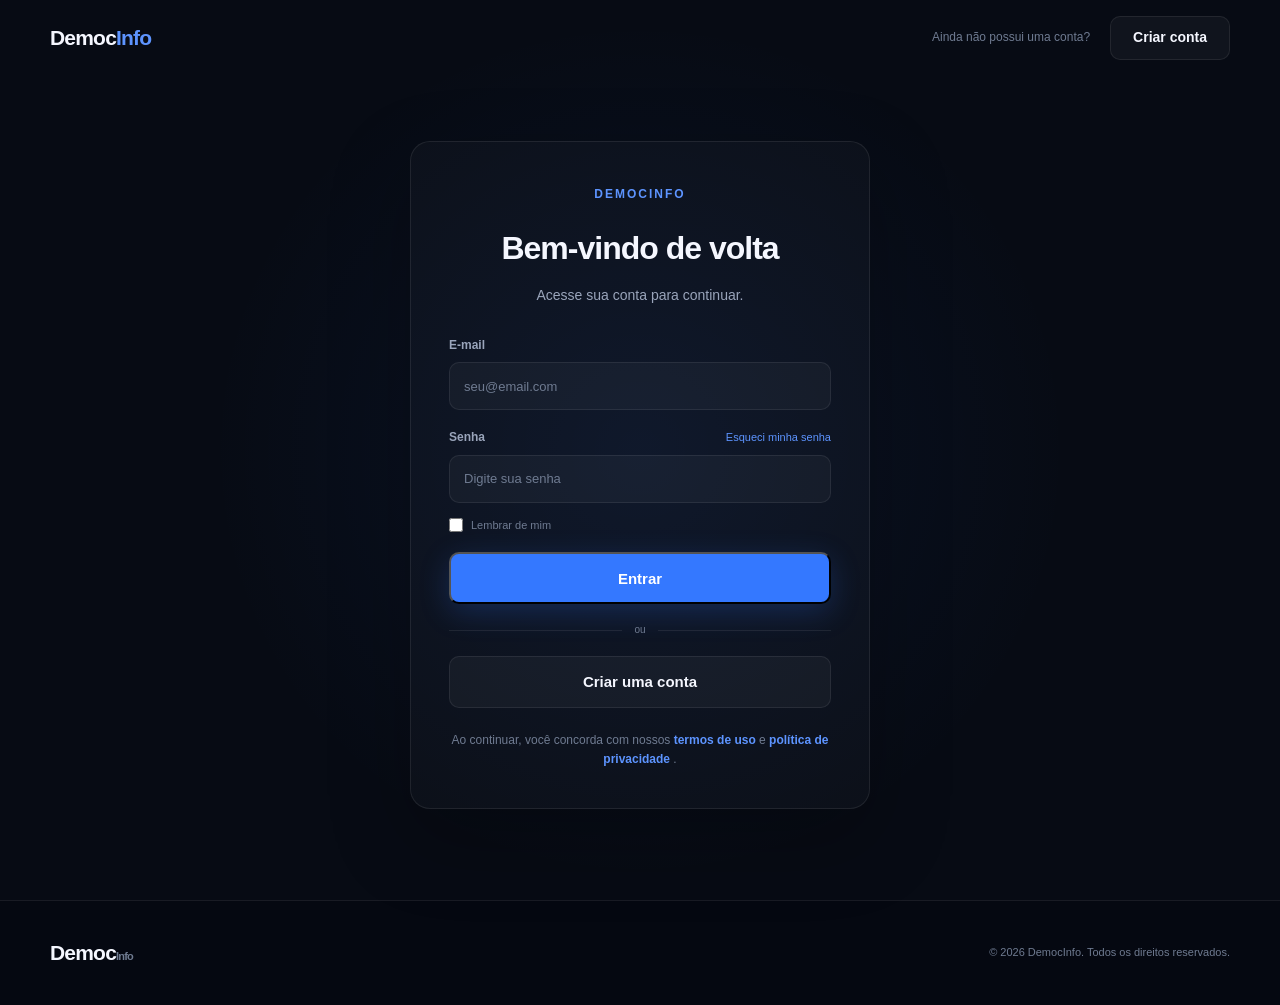
<file: backEnd/login.html>
<!DOCTYPE html>
<html lang="pt-BR">

<head>
    <meta charset="UTF-8">
    <meta name="viewport" content="width=device-width, initial-scale=1.0">

    <title>Login | DemocInfo</title>

    <link rel="stylesheet" href="style.css">
</head>

<body>

    <!-- NAVBAR -->

    <header class="navbar">

        <div class="container navbar-content">

            <a href="index.html" class="logo">
                Democ<span>Info</span>
            </a>

            <div class="nav-actions">

                <span class="login-text">
                    Ainda não possui uma conta?
                </span>

                <a href="cadastro.html" class="btn btn-secondary">
                    Criar conta
                </a>

            </div>

        </div>

    </header>


    <!-- LOGIN -->

    <main class="auth-page">

        <div class="auth-container">

            <div class="auth-header">

                <span class="eyebrow">
                    DEMOCINFO
                </span>

                <h1>
                    Bem-vindo de volta
                </h1>

                <p>
                    Acesse sua conta para continuar.
                </p>

            </div>


            <form class="auth-form" id="loginForm">

                <div class="form-group">

                    <label for="email">
                        E-mail
                    </label>

                    <input
                        type="email"
                        id="email"
                        name="email"
                        placeholder="seu@email.com"
                        required
                    >

                </div>


                <div class="form-group">

                    <div class="password-label">

                        <label for="senha">
                            Senha
                        </label>

                        <a href="#">
                            Esqueci minha senha
                        </a>

                    </div>

                    <input
                        type="password"
                        id="senha"
                        name="senha"
                        placeholder="Digite sua senha"
                        required
                    >

                </div>


                <div class="remember-me">

                    <label>

                        <input
                            type="checkbox"
                            id="lembrar"
                        >

                        <span>
                            Lembrar de mim
                        </span>

                    </label>

                </div>


                <button
                    type="submit"
                    class="btn btn-primary btn-large full"
                >
                    Entrar
                </button>


                <div class="auth-divider">
                    <span>ou</span>
                </div>


                <a
                    href="cadastro.html"
                    class="btn btn-secondary btn-large full"
                >
                    Criar uma conta
                </a>


                <p class="auth-footer-text">
                    Ao continuar, você concorda com nossos
                    <a href="#">
                        termos de uso
                    </a>
                    e
                    <a href="#">
                        política de privacidade
                    </a>.
                </p>

            </form>

        </div>

    </main>


    <!-- FOOTER -->

    <footer class="footer">

        <div class="container footer-content">

            <div class="logo">
                Democ<span>Info</span>
            </div>

            <span>
                © 2026 DemocInfo. Todos os direitos reservados.
            </span>

        </div>

    </footer>


    <script src="script.js"></script>

</body>

</html>
</file>
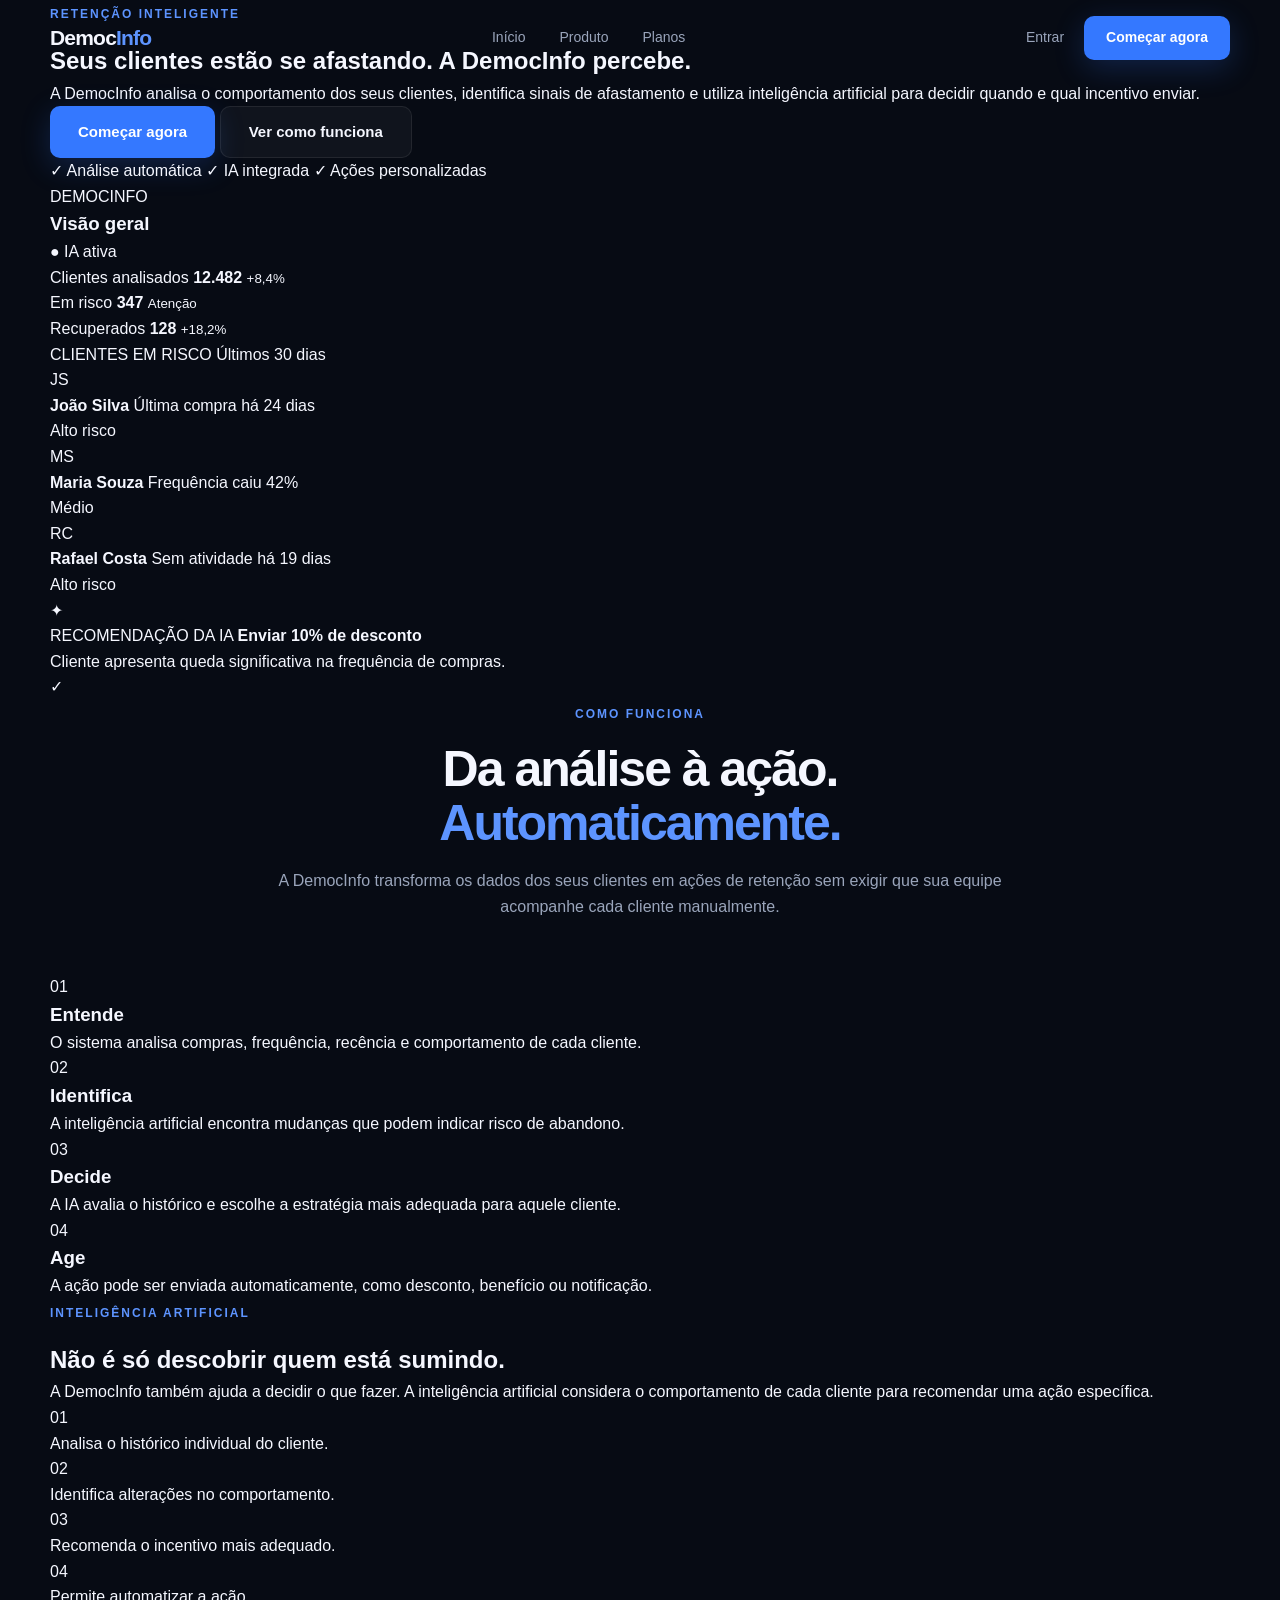
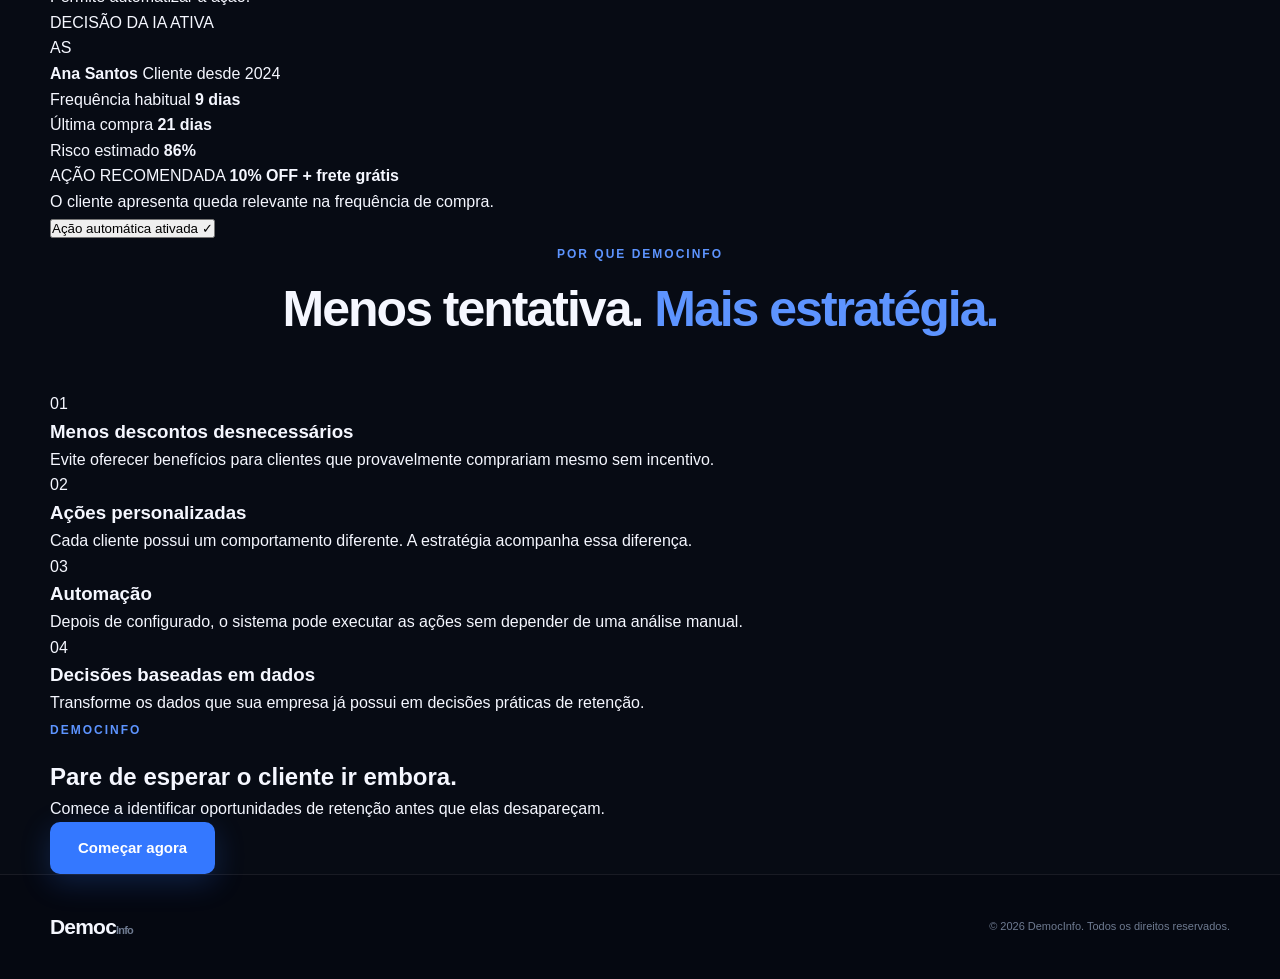
<file: backEnd/produto.html>
<!DOCTYPE html>
<html lang="pt-BR">

<head>
    <meta charset="UTF-8">
    <meta name="viewport" content="width=device-width, initial-scale=1.0">

    <title>DemocInfo | Plataforma de Retenção Inteligente</title>

    <link rel="stylesheet" href="style.css">
</head>

<body>

    <!-- NAVBAR -->

    <header class="navbar">

        <div class="container navbar-content">

            <a href="index.html" class="logo">
                Democ<span>Info</span>
            </a>

            <nav class="nav-links">
                <a href="index.html">Início</a>
                <a href="produto.html">Produto</a>
                <a href="index.html#pricing">Planos</a>
            </nav>

            <div class="nav-actions">

                <a href="login.html" class="login-link">
                    Entrar
                </a>

                <a href="cadastro.html" class="btn btn-primary">
                    Começar agora
                </a>

            </div>

        </div>

    </header>


    <!-- HERO DO PRODUTO -->

    <main>

        <section class="product-new-hero">

            <div class="container product-new-grid">

                <div class="product-new-text">

                    <span class="eyebrow">
                        RETENÇÃO INTELIGENTE
                    </span>

                    <h1>
                        Seus clientes estão
                        <span>se afastando.</span>
                        A DemocInfo percebe.
                    </h1>

                    <p>
                        A DemocInfo analisa o comportamento dos seus clientes,
                        identifica sinais de afastamento e utiliza inteligência
                        artificial para decidir quando e qual incentivo enviar.
                    </p>

                    <div class="product-new-buttons">

                        <a href="cadastro.html" class="btn btn-primary btn-large">
                            Começar agora
                        </a>

                        <a href="#como-funciona" class="btn btn-secondary btn-large">
                            Ver como funciona
                        </a>

                    </div>

                    <div class="product-new-trust">

                        <span>✓ Análise automática</span>
                        <span>✓ IA integrada</span>
                        <span>✓ Ações personalizadas</span>

                    </div>

                </div>


                <!-- MOCKUP -->

                <div class="product-screen-wrapper">

                    <div class="product-screen-glow"></div>

                    <div class="product-screen">

                        <div class="screen-top">

                            <div>

                                <span class="screen-label">
                                    DEMOCINFO
                                </span>

                                <h3>
                                    Visão geral
                                </h3>

                            </div>

                            <span class="screen-status">
                                ● IA ativa
                            </span>

                        </div>


                        <div class="screen-stats">

                            <div class="screen-stat">

                                <span>Clientes analisados</span>

                                <strong>12.482</strong>

                                <small class="screen-positive">
                                    +8,4%
                                </small>

                            </div>

                            <div class="screen-stat">

                                <span>Em risco</span>

                                <strong>347</strong>

                                <small class="screen-warning">
                                    Atenção
                                </small>

                            </div>

                            <div class="screen-stat">

                                <span>Recuperados</span>

                                <strong>128</strong>

                                <small class="screen-positive">
                                    +18,2%
                                </small>

                            </div>

                        </div>


                        <div class="screen-analysis">

                            <div class="screen-analysis-header">

                                <span>
                                    CLIENTES EM RISCO
                                </span>

                                <span>
                                    Últimos 30 dias
                                </span>

                            </div>


                            <div class="screen-customer">

                                <div class="screen-avatar">
                                    JS
                                </div>

                                <div class="screen-customer-info">

                                    <strong>
                                        João Silva
                                    </strong>

                                    <span>
                                        Última compra há 24 dias
                                    </span>

                                </div>

                                <span class="screen-risk">
                                    Alto risco
                                </span>

                            </div>


                            <div class="screen-customer">

                                <div class="screen-avatar">
                                    MS
                                </div>

                                <div class="screen-customer-info">

                                    <strong>
                                        Maria Souza
                                    </strong>

                                    <span>
                                        Frequência caiu 42%
                                    </span>

                                </div>

                                <span class="screen-risk medium">
                                    Médio
                                </span>

                            </div>


                            <div class="screen-customer">

                                <div class="screen-avatar">
                                    RC
                                </div>

                                <div class="screen-customer-info">

                                    <strong>
                                        Rafael Costa
                                    </strong>

                                    <span>
                                        Sem atividade há 19 dias
                                    </span>

                                </div>

                                <span class="screen-risk">
                                    Alto risco
                                </span>

                            </div>

                        </div>


                        <div class="screen-ai">

                            <div class="screen-ai-icon">
                                ✦
                            </div>

                            <div>

                                <span>
                                    RECOMENDAÇÃO DA IA
                                </span>

                                <strong>
                                    Enviar 10% de desconto
                                </strong>

                                <p>
                                    Cliente apresenta queda significativa
                                    na frequência de compras.
                                </p>

                            </div>

                            <span class="screen-ai-check">
                                ✓
                            </span>

                        </div>

                    </div>

                </div>

            </div>

        </section>


        <!-- COMO FUNCIONA -->

        <section class="product-process" id="como-funciona">

            <div class="container">

                <div class="section-title center">

                    <span class="eyebrow">
                        COMO FUNCIONA
                    </span>

                    <h2>
                        Da análise à ação.
                        <span>Automaticamente.</span>
                    </h2>

                    <p>
                        A DemocInfo transforma os dados dos seus clientes
                        em ações de retenção sem exigir que sua equipe
                        acompanhe cada cliente manualmente.
                    </p>

                </div>


                <div class="process-line">

                    <div class="process-item">

                        <div class="process-number">
                            01
                        </div>

                        <div class="process-content">

                            <h3>
                                Entende
                            </h3>

                            <p>
                                O sistema analisa compras, frequência,
                                recência e comportamento de cada cliente.
                            </p>

                        </div>

                    </div>


                    <div class="process-item">

                        <div class="process-number">
                            02
                        </div>

                        <div class="process-content">

                            <h3>
                                Identifica
                            </h3>

                            <p>
                                A inteligência artificial encontra mudanças
                                que podem indicar risco de abandono.
                            </p>

                        </div>

                    </div>


                    <div class="process-item">

                        <div class="process-number">
                            03
                        </div>

                        <div class="process-content">

                            <h3>
                                Decide
                            </h3>

                            <p>
                                A IA avalia o histórico e escolhe a estratégia
                                mais adequada para aquele cliente.
                            </p>

                        </div>

                    </div>


                    <div class="process-item">

                        <div class="process-number">
                            04
                        </div>

                        <div class="process-content">

                            <h3>
                                Age
                            </h3>

                            <p>
                                A ação pode ser enviada automaticamente,
                                como desconto, benefício ou notificação.
                            </p>

                        </div>

                    </div>

                </div>

            </div>

        </section>


        <!-- INTELIGÊNCIA ARTIFICIAL -->

        <section class="product-intelligence">

            <div class="container intelligence-grid">

                <div class="intelligence-text">

                    <span class="eyebrow">
                        INTELIGÊNCIA ARTIFICIAL
                    </span>

                    <h2>
                        Não é só descobrir
                        <span>quem está sumindo.</span>
                    </h2>

                    <p>
                        A DemocInfo também ajuda a decidir o que fazer.
                        A inteligência artificial considera o comportamento
                        de cada cliente para recomendar uma ação específica.
                    </p>


                    <div class="intelligence-list">

                        <div>
                            <span>01</span>

                            <p>
                                Analisa o histórico individual do cliente.
                            </p>
                        </div>

                        <div>
                            <span>02</span>

                            <p>
                                Identifica alterações no comportamento.
                            </p>
                        </div>

                        <div>
                            <span>03</span>

                            <p>
                                Recomenda o incentivo mais adequado.
                            </p>
                        </div>

                        <div>
                            <span>04</span>

                            <p>
                                Permite automatizar a ação.
                            </p>
                        </div>

                    </div>

                </div>


                <div class="decision-card">

                    <div class="decision-header">

                        <span>
                            DECISÃO DA IA
                        </span>

                        <span class="decision-active">
                            ATIVA
                        </span>

                    </div>


                    <div class="decision-user">

                        <div class="decision-avatar">
                            AS
                        </div>

                        <div>

                            <strong>
                                Ana Santos
                            </strong>

                            <span>
                                Cliente desde 2024
                            </span>

                        </div>

                    </div>


                    <div class="decision-data">

                        <div>
                            <span>Frequência habitual</span>
                            <strong>9 dias</strong>
                        </div>

                        <div>
                            <span>Última compra</span>
                            <strong>21 dias</strong>
                        </div>

                        <div>
                            <span>Risco estimado</span>
                            <strong class="risk-value">
                                86%
                            </strong>
                        </div>

                    </div>


                    <div class="decision-result">

                        <span>
                            AÇÃO RECOMENDADA
                        </span>

                        <strong>
                            10% OFF + frete grátis
                        </strong>

                        <p>
                            O cliente apresenta queda relevante
                            na frequência de compra.
                        </p>

                        <button class="decision-button">
                            Ação automática ativada ✓
                        </button>

                    </div>

                </div>

            </div>

        </section>


        <!-- BENEFÍCIOS -->

        <section class="product-benefits">

            <div class="container">

                <div class="section-title center">

                    <span class="eyebrow">
                        POR QUE DEMOCINFO
                    </span>

                    <h2>
                        Menos tentativa.
                        <span>Mais estratégia.</span>
                    </h2>

                </div>


                <div class="benefits-grid">

                    <div class="benefit">

                        <span class="benefit-number">
                            01
                        </span>

                        <h3>
                            Menos descontos desnecessários
                        </h3>

                        <p>
                            Evite oferecer benefícios para clientes
                            que provavelmente comprariam mesmo sem incentivo.
                        </p>

                    </div>


                    <div class="benefit">

                        <span class="benefit-number">
                            02
                        </span>

                        <h3>
                            Ações personalizadas
                        </h3>

                        <p>
                            Cada cliente possui um comportamento diferente.
                            A estratégia acompanha essa diferença.
                        </p>

                    </div>


                    <div class="benefit">

                        <span class="benefit-number">
                            03
                        </span>

                        <h3>
                            Automação
                        </h3>

                        <p>
                            Depois de configurado, o sistema pode executar
                            as ações sem depender de uma análise manual.
                        </p>

                    </div>


                    <div class="benefit">

                        <span class="benefit-number">
                            04
                        </span>

                        <h3>
                            Decisões baseadas em dados
                        </h3>

                        <p>
                            Transforme os dados que sua empresa já possui
                            em decisões práticas de retenção.
                        </p>

                    </div>

                </div>

            </div>

        </section>


        <!-- CTA -->

        <section class="product-new-cta">

            <div class="container">

                <span class="eyebrow">
                    DEMOCINFO
                </span>

                <h2>
                    Pare de esperar o cliente ir embora.
                </h2>

                <p>
                    Comece a identificar oportunidades de retenção
                    antes que elas desapareçam.
                </p>

                <a href="cadastro.html" class="btn btn-primary btn-large">
                    Começar agora
                </a>

            </div>

        </section>

    </main>


    <!-- FOOTER -->

    <footer class="footer">

        <div class="container footer-content">

            <div class="logo">
                Democ<span>Info</span>
            </div>

            <span>
                © 2026 DemocInfo. Todos os direitos reservados.
            </span>

        </div>

    </footer>


    <script src="script.js"></script>

</body>

</html>
</file>
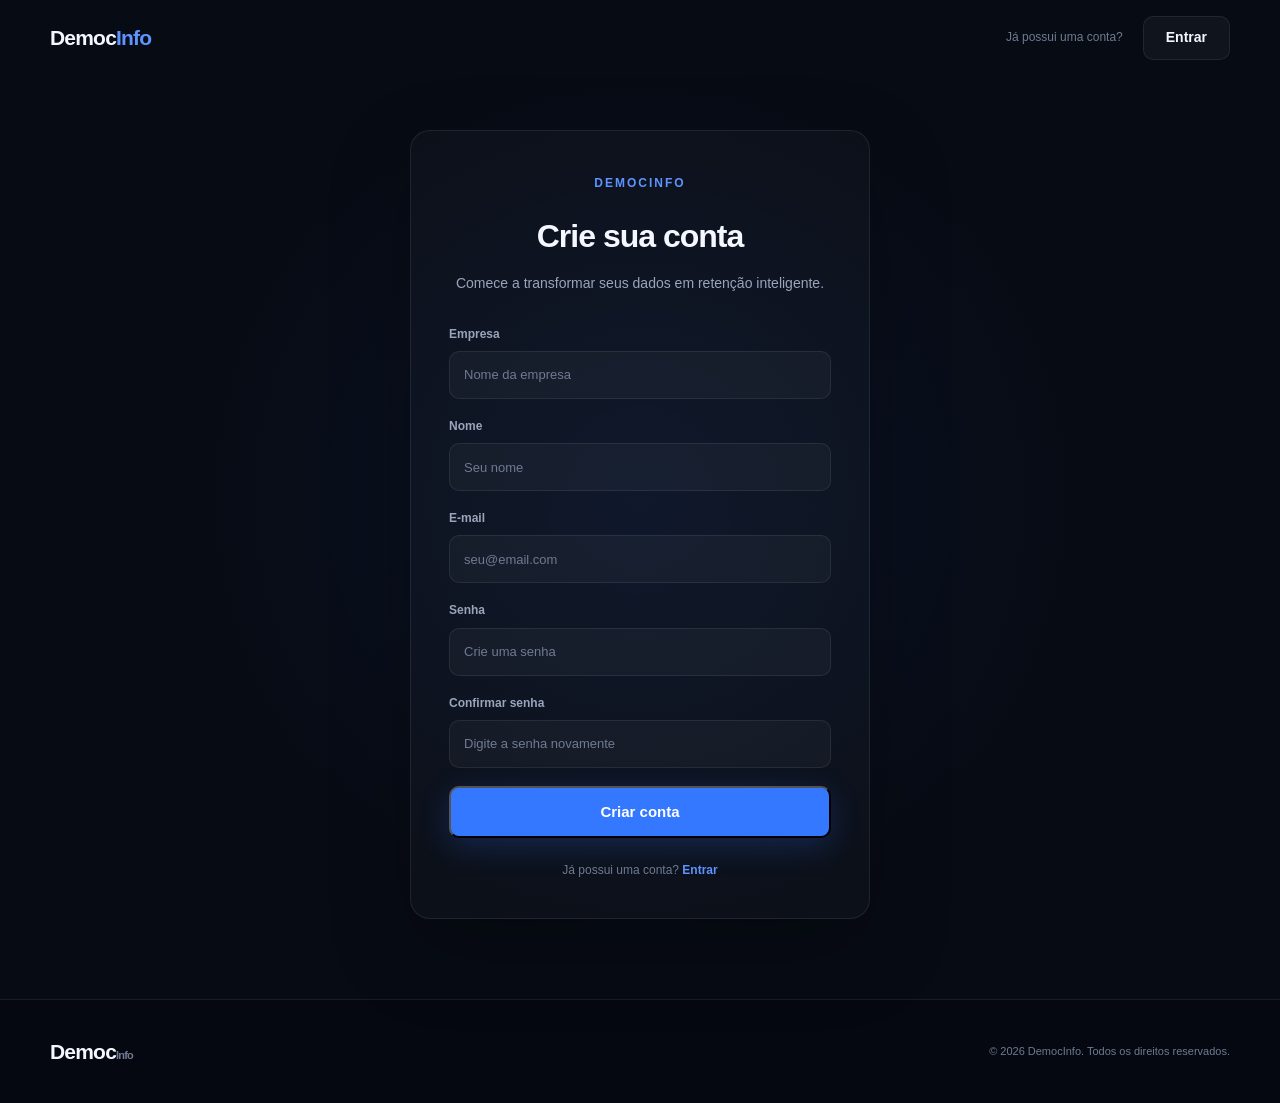
<file: FrontEnd/cadastro.html>
<!DOCTYPE html>
<html lang="pt-BR">

<head>
    <meta charset="UTF-8">
    <meta name="viewport" content="width=device-width, initial-scale=1.0">
    <title>Cadastro | DemocInfo</title>
    <link rel="stylesheet" href="style.css">
</head>

<body>

    <header class="navbar">
        <div class="container navbar-content">
            <a href="index.html" class="logo">Democ<span>Info</span></a>
            <div class="nav-actions">
                <span class="login-text">Já possui uma conta?</span>
                <a href="login.html" class="btn btn-secondary">Entrar</a>
            </div>
        </div>
    </header>

    <main class="auth-page">
        <div class="auth-container">
            <div class="auth-header">
                <span class="eyebrow">DEMOCINFO</span>
                <h1>Crie sua conta</h1>
                <p>Comece a transformar seus dados em retenção inteligente.</p>
            </div>

            <!-- Formulário com ID e evento de submit no JS -->
            <form class="auth-form" id="cadastroForm">
                <div class="form-group">
                    <label for="empresa">Empresa</label>
                    <input type="text" id="empresa" name="empresa" placeholder="Nome da empresa" required>
                </div>

                <div class="form-group">
                    <label for="nome">Nome</label>
                    <input type="text" id="nome" name="nome" placeholder="Seu nome" required>
                </div>

                <div class="form-group">
                    <label for="email">E-mail</label>
                    <input type="email" id="email" name="email" placeholder="seu@email.com" required>
                </div>

                <div class="form-group">
                    <label for="senha">Senha</label>
                    <input type="password" id="senha" name="senha" placeholder="Crie uma senha" required>
                </div>

                <div class="form-group">
                    <label for="confirmarSenha">Confirmar senha</label>
                    <input type="password" id="confirmarSenha" name="confirmarSenha" placeholder="Digite a senha novamente" required>
                </div>

                <button type="submit" class="btn btn-primary btn-large full">
                    Criar conta
                </button>

                <p class="auth-footer-text">
                    Já possui uma conta? <a href="login.html">Entrar</a>
                </p>
            </form>
        </div>
    </main>

    <footer class="footer">
        <div class="container footer-content">
            <div class="logo">Democ<span>Info</span></div>
            <span>© 2026 DemocInfo. Todos os direitos reservados.</span>
        </div>
    </footer>

    <!-- Script de Autenticação -->
    <script src="auth.js"></script>
</body>

</html>
</file>
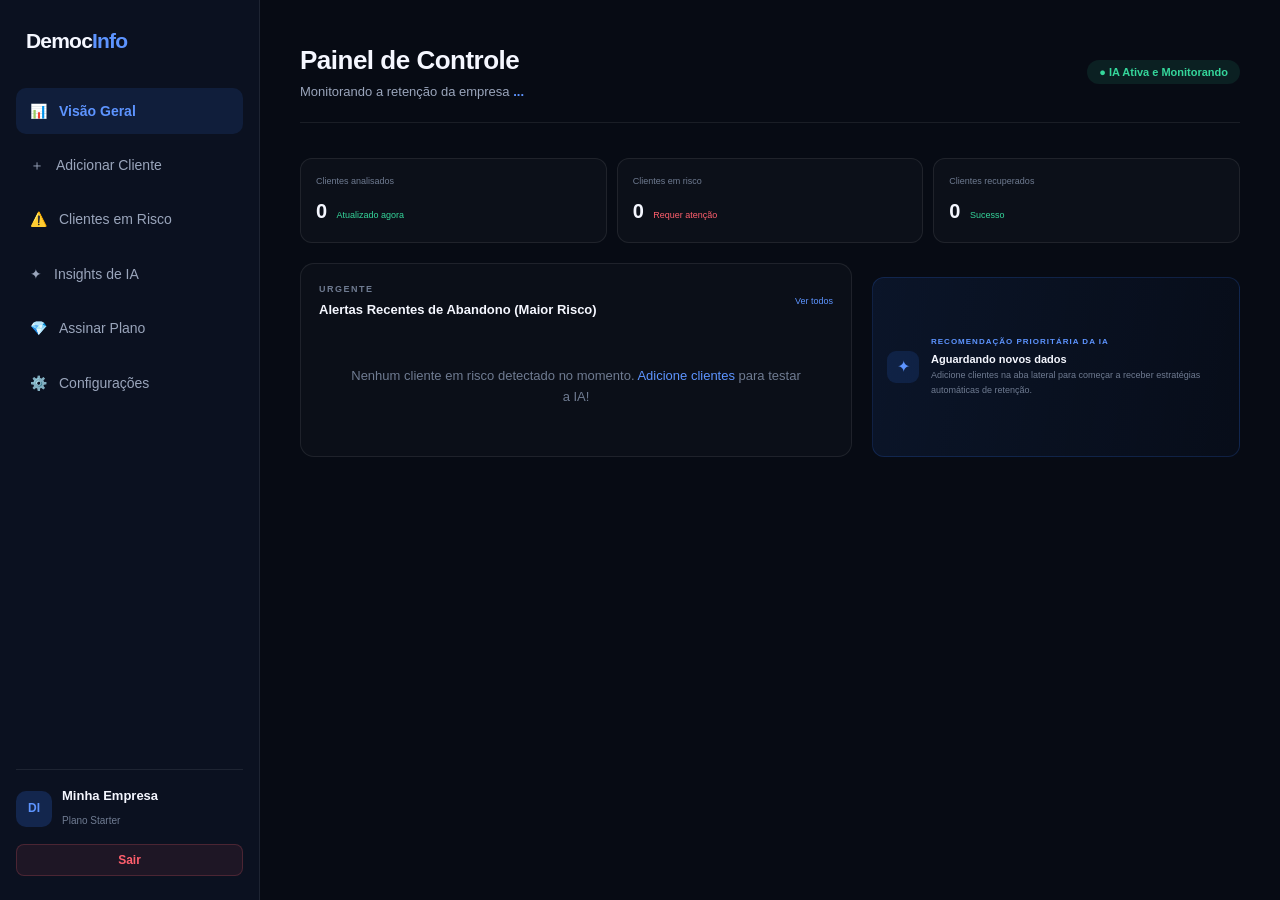
<file: FrontEnd/dashboard.html>
<!DOCTYPE html>
<html lang="pt-BR">

<head>
    <meta charset="UTF-8">
    <meta name="viewport" content="width=device-width, initial-scale=1.0">
    <title>Dashboard | DemocInfo</title>
    <link rel="stylesheet" href="style.css">
</head>

<body class="dashboard-body">

    <!-- SIDEBAR -->
    <aside class="sidebar">
        <div class="sidebar-header">
            <a href="dashboard.html" class="logo">
                Democ<span>Info</span>
            </a>
        </div>

        <nav class="sidebar-nav">
            <a href="#" class="nav-item active" data-target="visao-geral">
                <span class="nav-icon">📊</span> Visão Geral
            </a>
            <a href="#" class="nav-item" data-target="adicionar-cliente">
                <span class="nav-icon">＋</span> Adicionar Cliente
            </a>
            <a href="#" class="nav-item" data-target="clientes-risco">
                <span class="nav-icon">⚠️</span> Clientes em Risco
            </a>
            <a href="#" class="nav-item" data-target="ia-insights">
                <span class="nav-icon">✦</span> Insights de IA
            </a>
            <a href="#" class="nav-item" data-target="assinar-plano">
                <span class="nav-icon">💎</span> Assinar Plano
            </a>
            <a href="#" class="nav-item" data-target="configuracoes">
                <span class="nav-icon">⚙️</span> Configurações
            </a>
        </nav>

        <div class="sidebar-footer">
            <div class="user-mini-profile">
                <div class="user-avatar-mini" id="userAvatarLetter">DI</div>
                <div class="user-info-mini">
                    <strong id="sidebarEmpresaNome">Minha Empresa</strong>
                    <span id="sidebarPlanoNome">Plano Starter</span>
                </div>
            </div>
            <button id="logoutBtn" class="btn-logout" title="Sair da conta">
                Sair
            </button>
        </div>
    </aside>

    <!-- MAIN CONTENT WRAPPER -->
    <main class="dashboard-main">

        <header class="dash-topbar">
            <div class="dash-welcome">
                <h1>Painel de Controle</h1>
                <p>Monitorando a retenção da empresa <span id="topbarEmpresaNome" style="color: var(--primary-light); font-weight: 600;">...</span></p>
            </div>
            <div class="dash-actions-top">
                <span class="badge-active-ai" id="aiStatusBadge">● IA Ativa e Monitorando</span>
            </div>
        </header>


        <!-- CONTEÚDO DAS ABAS -->

        <!-- 1. VISÃO GERAL -->
        <section id="visao-geral" class="tab-content active">
            <div class="stats-grid">
                <div class="stat-card">
                    <span class="stat-title">Clientes analisados</span>
                    <strong id="statAnalisados">0</strong>
                    <small class="positive">Atualizado agora</small>
                </div>
                <div class="stat-card">
                    <span class="stat-title">Clientes em risco</span>
                    <strong id="statEmRisco">0</strong>
                    <small class="negative">Requer atenção</small>
                </div>
                <div class="stat-card">
                    <span class="stat-title">Clientes recuperados</span>
                    <strong id="statRecuperados">0</strong>
                    <small class="positive">Sucesso</small>
                </div>
            </div>

            <div class="dashboard-grid-content">
                <div class="risk-section">
                    <div class="section-header">
                        <div>
                            <span class="dashboard-label">URGENTE</span>
                            <h4>Alertas Recentes de Abandono (Maior Risco)</h4>
                        </div>
                        <span class="view-all" onclick="mudarAbaPara('clientes-risco')">Ver todos</span>
                    </div>

                    <div id="listaClientesVazia" style="padding: 30px; text-align: center; color: var(--text-muted); font-size: 13px;">
                        Nenhum cliente em risco detectado no momento. <a href="#" onclick="mudarAbaPara('adicionar-cliente')" style="color: var(--primary-light);">Adicione clientes</a> para testar a IA!
                    </div>
                    
                    <div id="listaClientesContainer"></div>
                </div>

                <div class="ai-card">
                    <div class="ai-icon">✦</div>
                    <div>
                        <span>RECOMENDAÇÃO PRIORITÁRIA DA IA</span>
                        <strong id="aiRecTitulo">Aguardando novos dados</strong>
                        <p id="aiRecDesc">Adicione clientes na aba lateral para começar a receber estratégias automáticas de retenção.</p>
                    </div>
                </div>
            </div>
        </section>


        <!-- 2. ADICIONAR CLIENTE -->
        <section id="adicionar-cliente" class="tab-content">
            <div class="section-title" style="margin-bottom: 25px;">
                <span class="eyebrow">CADASTRO INTELIGENTE</span>
                <h2>Adicionar Novo Cliente</h2>
                <p>Insira os dados de atividade do cliente. A inteligência artificial calculará o risco de churn automaticamente.</p>
            </div>

            <div class="auth-container" style="max-width: 100%; margin: 0; background: rgba(255,255,255,0.02); border: 1px solid var(--border);">
                <form class="auth-form" id="formAdicionarCliente">
                    <div class="form-group">
                        <label for="nomeCliente">Nome Completo</label>
                        <input type="text" id="nomeCliente" placeholder="Ex: Lucas Mendes" required>
                    </div>

                    <div class="form-group">
                        <label for="emailCliente">E-mail do Cliente</label>
                        <input type="email" id="emailCliente" placeholder="lucas@email.com" required>
                    </div>

                    <div class="form-group">
                        <label for="diasInativo">Dias sem realizar compras / sem atividade</label>
                        <input type="number" id="diasInativo" placeholder="Ex: 22" min="1" required>
                    </div>

                    <div class="form-group">
                        <label for="valorUltimaCompra">Valor da Última Compra (R$)</label>
                        <input type="text" id="valorUltimaCompra" placeholder="Ex: 350,00" required>
                    </div>

                    <button type="submit" class="btn btn-primary btn-large full" style="margin-top: 10px;">
                        Analisar com IA e Cadastrar
                    </button>
                </form>
            </div>
        </section>


        <!-- 3. CLIENTES EM RISCO -->
        <section id="clientes-risco" class="tab-content">
            <div class="section-title" style="margin-bottom: 25px;">
                <span class="eyebrow">Monitoramento Detalhado</span>
                <h2>Todos os Clientes (Ordenados por Prioridade de Risco)</h2>
                <p>Lista organizada automaticamente para focar nos casos mais críticos.</p>
            </div>
            <div class="risk-section" style="background: rgba(255,255,255,0.015);" id="listaCompletaRisco">
                <p style="color: var(--text-muted); font-size: 13px; text-align: center; padding: 20px;">Nenhum registro encontrado.</p>
            </div>
        </section>


        <!-- 4. INSIGHTS DE IA -->
        <section id="ia-insights" class="tab-content">
            <div class="section-title" style="margin-bottom: 25px;">
                <span class="eyebrow">Inteligência Artificial</span>
                <h2>Relatórios e Padrões Comportamentais</h2>
                <p>Análises preditivas profundas calculadas dinamicamente com base na sua base de clientes.</p>
            </div>

            <div class="stats-grid" style="margin-bottom: 24px;">
                <div class="stat-card">
                    <span class="stat-title">Taxa Média de Retenção</span>
                    <strong id="insightRetencao">100%</strong>
                    <small class="positive" id="insightRetencaoSub">Saúde excelente da base</small>
                </div>
                <div class="stat-card">
                    <span class="stat-title">Janela Crítica de Abandono</span>
                    <strong id="insightJanela">15 Dias</strong>
                    <small class="negative">Ponto onde o risco acelera</small>
                </div>
                <div class="stat-card">
                    <span class="stat-title">Eficácia Estimada da IA</span>
                    <strong id="insightEficacia">74.2%</strong>
                    <small class="positive">Conversão em ofertas</small>
                </div>
            </div>

            <div class="dashboard-grid-content" style="grid-template-columns: 1fr; gap: 20px;">
                <div class="risk-section" style="background: rgba(255,255,255,0.02);">
                    <div class="section-header">
                        <div>
                            <span class="dashboard-label">DIAGNÓSTICO PREDITIVO</span>
                            <h4>Recomendações Estratégicas da Inteligência Artificial</h4>
                        </div>
                    </div>

                    <div style="display: flex; flex-direction: column; gap: 16px; margin-top: 15px;" id="containerInsightsDinamicos">
                        <div class="ai-card" style="margin-top: 0;">
                            <div class="ai-icon">✦</div>
                            <div>
                                <span>PADRÃO COMPORTAMENTAL</span>
                                <strong>Análise de Base em Tempo Real</strong>
                                <p id="textoDiagnosticoIA">Adicione clientes para que os modelos de machine learning comecem a mapear o comportamento da sua carteira.</p>
                            </div>
                        </div>
                    </div>
                </div>
            </div>
        </section>


        <!-- 5. ASSINAR PLANO -->
        <section id="assinar-plano" class="tab-content">
            <div class="section-title center" style="margin-bottom: 35px;">
                <span class="eyebrow">PLANOS E ASSINATURAS</span>
                <h2>Evolua sua operação de retenção</h2>
                <p>Escolha o plano ideal para desbloquear recursos avançados.</p>
            </div>
            <div class="pricing-grid" style="max-width: 1000px; margin: 0 auto;">
                <div class="pricing-card">
                    <h3>Starter</h3>
                    <p>Para pequenas empresas.</p>
                    <div class="price">R$ 127 <span>/mês</span></div>
                    <ul>
                        <li>✓ Até 5.000 clientes</li>
                        <li>✓ Análise de comportamento</li>
                    </ul>
                    <button class="btn btn-secondary full" onclick="alert('Plano atual')">Plano Atual</button>
                </div>
                <div class="pricing-card featured">
                    <div class="popular">MAIS POPULAR</div>
                    <h3>Professional</h3>
                    <p>Para empresas em crescimento.</p>
                    <div class="price">R$ 399 <span>/mês</span></div>
                    <ul>
                        <li>✓ Até 50.000 clientes</li>
                        <li>✓ Inteligência artificial completa</li>
                    </ul>
                    <button class="btn btn-primary full" onclick="alert('Redirecionando para pagamento...')">Fazer Upgrade</button>
                </div>
                <div class="pricing-card">
                    <h3>Enterprise</h3>
                    <p>Para grandes operações.</p>
                    <div class="price">Personalizado</div>
                    <ul>
                        <li>✓ Clientes ilimitados</li>
                        <li>✓ IA avançada</li>
                    </ul>
                    <button class="btn btn-secondary full" onclick="alert('Solicitação enviada!')">Falar com Consultor</button>
                </div>
            </div>
        </section>


        <!-- 6. CONFIGURAÇÕES -->
        <section id="configuracoes" class="tab-content">
            <div class="section-title" style="margin-bottom: 25px;">
                <span class="eyebrow">CONTA & SISTEMA</span>
                <h2>Configurações da Empresa</h2>
                <p>Gerencie seus dados corporativos.</p>
            </div>
            <div class="auth-container" style="max-width: 100%; margin: 0; background: rgba(255,255,255,0.02); border: 1px solid var(--border);">
                <form class="auth-form" id="configForm">
                    <div class="form-group">
                        <label>Nome da Empresa</label>
                        <input type="text" id="configEmpresaInput" required>
                    </div>
                    <div class="form-group">
                        <label>E-mail do Administrador</label>
                        <input type="email" id="configEmailInput" required>
                    </div>
                    <button type="submit" class="btn btn-primary" style="width: auto;">Salvar Alterações</button>
                </form>
            </div>
        </section>

    </main>

    <!-- SCRIPT DE CONTROLE DINÂMICO E BANCO DE DADOS LOCAL -->
    <script>
        document.addEventListener("DOMContentLoaded", () => {
            const emailLogado = localStorage.getItem("democinfo_usuario_logado_email");
            if (!emailLogado) return;

            let usuarios = JSON.parse(localStorage.getItem("democinfo_db_usuarios")) || [];
            let user = usuarios.find(u => u.email === emailLogado);

            if (!user) return;

            document.getElementById("sidebarEmpresaNome").textContent = user.empresa || "Minha Empresa";
            document.getElementById("topbarEmpresaNome").textContent = user.empresa || "Minha Empresa";
            document.getElementById("configEmpresaInput").value = user.empresa || "";
            document.getElementById("configEmailInput").value = user.email || "";
            
            if (user.empresa) {
                document.getElementById("userAvatarLetter").textContent = user.empresa.substring(0, 2).toUpperCase();
            }

            atualizarDashboard(user);

            const formCliente = document.getElementById("formAdicionarCliente");
            formCliente.addEventListener("submit", (e) => {
                e.preventDefault();

                const nome = document.getElementById("nomeCliente").value.trim();
                const email = document.getElementById("emailCliente").value.trim();
                const dias = parseInt(document.getElementById("diasInativo").value);
                const valor = document.getElementById("valorUltimaCompra").value.trim();

                user.clientes.push({ nome, email, dias, valor });
                
                salvarNoDatabase(usuarios, user);

                formCliente.reset();
                alert("Cliente analisado e adicionado com sucesso!");
                mudarAbaPara('visao-geral');
                atualizarDashboard(user);
            });

            const configForm = document.getElementById("configForm");
            configForm.addEventListener("submit", (e) => {
                e.preventDefault();
                user.empresa = document.getElementById("configEmpresaInput").value.trim();
                user.email = document.getElementById("configEmailInput").value.trim();

                salvarNoDatabase(usuarios, user);
                localStorage.setItem("democinfo_usuario_logado_email", user.email);

                document.getElementById("sidebarEmpresaNome").textContent = user.empresa;
                document.getElementById("topbarEmpresaNome").textContent = user.empresa;
                if (user.empresa) {
                    document.getElementById("userAvatarLetter").textContent = user.empresa.substring(0, 2).toUpperCase();
                }

                alert("Configurações salvas com sucesso!");
            });

            const navItems = document.querySelectorAll('.sidebar-nav .nav-item');
            const tabContents = document.querySelectorAll('.dashboard-main .tab-content');

            navItems.forEach(item => {
                item.addEventListener('click', (e) => {
                    e.preventDefault();
                    navItems.forEach(nav => nav.classList.remove('active'));
                    tabContents.forEach(tab => tab.classList.remove('active'));

                    item.classList.add('active');
                    const targetId = item.getAttribute('data-target');
                    document.getElementById(targetId).classList.add('active');
                });
            });

            document.getElementById('logoutBtn').addEventListener('click', () => {
                localStorage.removeItem('usuarioLogado');
                localStorage.removeItem('democinfo_usuario_logado_email');
                window.location.href = 'login.html';
            });
        });

        // Função auxiliar para calcular o percentual de risco de um cliente
        function calcularRisco(dias) {
            let risco;
            if (dias <= 7) {
                risco = dias * 3;
            } else if (dias <= 20) {
                risco = 25 + (dias - 7) * 2;
            } else {
                risco = Math.min(50 + ((dias - 20) * 2.5), 98);
            }
            return parseFloat(risco.toFixed(0));
        }

        function atualizarDashboard(user) {
            const totalCadastrados = user.clientes.length;
            const totalAnalisados = user.isAdmin ? 8300 + totalCadastrados : totalCadastrados;
            const clientesRisco = user.clientes.filter(c => c.dias >= 15);
            const totalRecuperados = user.isAdmin ? 1284 : Math.floor(totalCadastrados * 0.3);

            document.getElementById("statAnalisados").textContent = totalAnalisados.toLocaleString('pt-BR');
            document.getElementById("statEmRisco").textContent = clientesRisco.length;
            document.getElementById("statRecuperados").textContent = totalRecuperados.toLocaleString('pt-BR');

            // --- ORDENAÇÃO INTELIGENTE: DO MAIOR PARA O MENOR RISCO ---
            user.clientes.sort((a, b) => calcularRisco(b.dias) - calcularRisco(a.dias));

            if (totalCadastrados > 0) {
                const taxaRetencao = (((totalCadastrados - clientesRisco.length) / totalCadastrados) * 100).toFixed(1);
                document.getElementById("insightRetencao").textContent = taxaRetencao + "%";
                
                if (taxaRetencao >= 70) {
                    document.getElementById("insightRetencaoSub").textContent = "Saúde excelente da base";
                } else {
                    document.getElementById("insightRetencaoSub").textContent = "Atenção: alto volume em risco";
                }

                document.getElementById("textoDiagnosticoIA").textContent = 
                    `A IA priorizou e monitorou ${totalCadastrados} clientes. O caso mais crítico no momento exige atenção imediata para evitar o churn de ${user.clientes[0].nome}.`;
            } else {
                document.getElementById("insightRetencao").textContent = "100%";
                document.getElementById("insightRetencaoSub").textContent = "Nenhum dado cadastrado";
                document.getElementById("textoDiagnosticoIA").textContent = 
                    "Adicione clientes na aba lateral para que os modelos de machine learning comecem a priorizar as ações de retenção.";
            }

            const containerVazia = document.getElementById("listaClientesVazia");
            const containerLista = document.getElementById("listaClientesContainer");
            const containerCompleto = document.getElementById("listaCompletaRisco");

            if (totalCadastrados === 0) {
                containerVazia.style.display = "block";
                containerLista.innerHTML = "";
                containerCompleto.innerHTML = `<p style="color: var(--text-muted); font-size: 13px; text-align: center; padding: 20px;">Nenhum registro encontrado. <a href="#" onclick="mudarAbaPara('adicionar-cliente')" style="color: var(--primary-light);">Adicionar cliente</a></p>`;
                
                document.getElementById("aiRecTitulo").textContent = "Aguardando novos dados";
                document.getElementById("aiRecDesc").textContent = "Adicione clientes na aba lateral para começar a receber estratégias automáticas.";
            } else {
                containerVazia.style.display = "none";
                
                let htmlCompleto = "";

                user.clientes.forEach(c => {
                    const iniciais = c.nome.substring(0, 2).toUpperCase();
                    const riscoPct = calcularRisco(c.dias);

                    let classeRisco = "low";
                    let textoRisco = "Baixo Risco";
                    if (riscoPct >= 75) {
                        classeRisco = "high";
                        textoRisco = "Alto Risco";
                    } else if (riscoPct >= 45) {
                        classeRisco = "medium";
                        textoRisco = "Médio Risco";
                    }

                    htmlCompleto += `
                        <div class="customer" style="padding: 15px 0;">
                            <div class="customer-avatar">${iniciais}</div>
                            <div class="customer-info">
                                <strong>${c.nome}</strong>
                                <span>Última compra: R$ ${c.valor} • ${c.dias} dias inativo (${c.email})</span>
                            </div>
                            <div class="risk ${classeRisco}">${riscoPct}% (${textoRisco})</div>
                        </div>
                    `;
                });

                containerLista.innerHTML = htmlCompleto;
                containerCompleto.innerHTML = htmlCompleto;

                // A recomendação principal da IA agora pega automaticamente o primeiro da lista (o de MAIOR RISCO)
                const maiorRiscoAlvo = user.clientes[0];
                const riscoMaior = calcularRisco(maiorRiscoAlvo.dias);
                
                if (riscoMaior >= 45) {
                    document.getElementById("aiRecTitulo").textContent = `Prioridade Máxima: Oferta para ${maiorRiscoAlvo.nome}`;
                    document.getElementById("aiRecDesc").textContent = `O cliente apresenta ${riscoMaior}% de risco de churn (${maiorRiscoAlvo.dias} dias inativo). Recomendado disparo imediato de cupom de 10% OFF.`;
                } else {
                    document.getElementById("aiRecTitulo").textContent = `Monitorando ${maiorRiscoAlvo.nome}`;
                    document.getElementById("aiRecDesc").textContent = `Nenhum sinal crítico urgente. O cliente com maior pontuação está com ${riscoMaior}% de risco.`;
                }
            }
        }

        function salvarNoDatabase(usuarios, usuarioAtualizado) {
            const index = usuarios.findIndex(u => u.email === usuarioAtualizado.email);
            if (index !== -1) {
                usuarios[index] = usuarioAtualizado;
                localStorage.setItem("democinfo_db_usuarios", JSON.stringify(usuarios));
            }
        }

        function mudarAbaPara(targetId) {
            document.querySelectorAll('.sidebar-nav .nav-item').forEach(nav => {
                if(nav.getAttribute('data-target') === targetId) nav.click();
            });
        }
    </script>
</body>
</html>
</file>
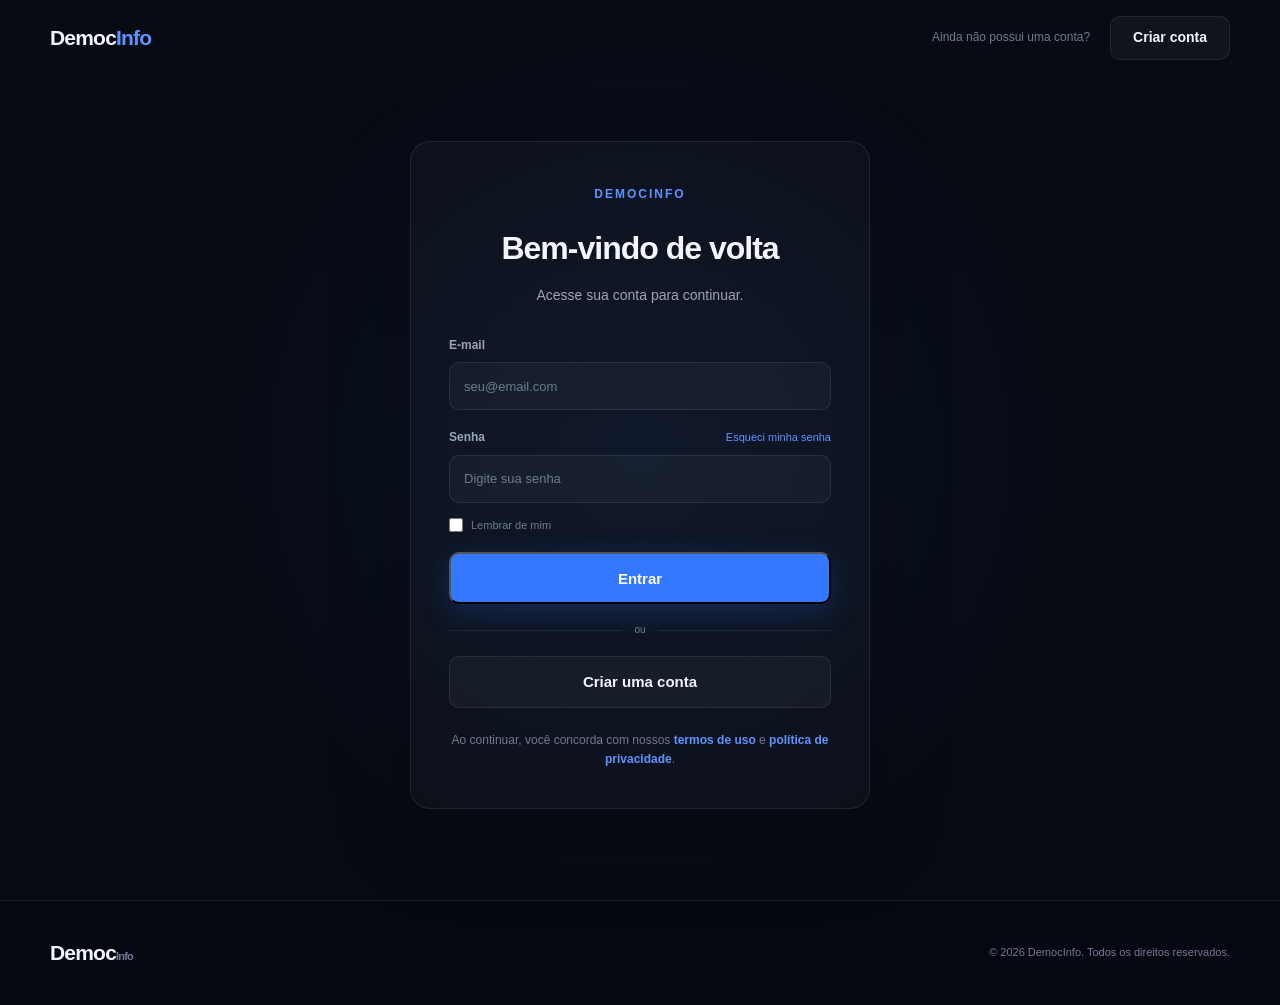
<file: FrontEnd/login.html>
<!DOCTYPE html>
<html lang="pt-BR">

<head>
    <meta charset="UTF-8">
    <meta name="viewport" content="width=device-width, initial-scale=1.0">
    <title>Login | DemocInfo</title>
    <link rel="stylesheet" href="style.css">
</head>

<body>

    <header class="navbar">
        <div class="container navbar-content">
            <a href="index.html" class="logo">Democ<span>Info</span></a>
            <div class="nav-actions">
                <span class="login-text">Ainda não possui uma conta?</span>
                <a href="cadastro.html" class="btn btn-secondary">Criar conta</a>
            </div>
        </div>
    </header>

    <main class="auth-page">
        <div class="auth-container">
            <div class="auth-header">
                <span class="eyebrow">DEMOCINFO</span>
                <h1>Bem-vindo de volta</h1>
                <p>Acesse sua conta para continuar.</p>
            </div>

            <!-- Formulário de Login -->
            <form class="auth-form" id="loginForm">
                <div class="form-group">
                    <label for="email">E-mail</label>
                    <input type="email" id="email" name="email" placeholder="seu@email.com" required>
                </div>

                <div class="form-group">
                    <div class="password-label">
                        <label for="senha">Senha</label>
                        <a href="#">Esqueci minha senha</a>
                    </div>
                    <input type="password" id="senha" name="senha" placeholder="Digite sua senha" required>
                </div>

                <div class="remember-me">
                    <label>
                        <input type="checkbox" id="lembrar">
                        <span>Lembrar de mim</span>
                    </label>
                </div>

                <button type="submit" class="btn btn-primary btn-large full">
                    Entrar
                </button>

                <div class="auth-divider">
                    <span>ou</span>
                </div>

                <a href="cadastro.html" class="btn btn-secondary btn-large full">
                    Criar uma conta
                </a>

                <p class="auth-footer-text">
                    Ao continuar, você concorda com nossos <a href="termos.html">termos de uso</a> e <a href="privacidade.html">política de privacidade</a>.
                </p>
            </form>
        </div>
    </main>

    <footer class="footer">
        <div class="container footer-content">
            <div class="logo">Democ<span>Info</span></div>
            <span>© 2026 DemocInfo. Todos os direitos reservados.</span>
        </div>
    </footer>

    <!-- Script de Autenticação -->
    <script src="auth.js"></script>
</body>

</html>
</file>
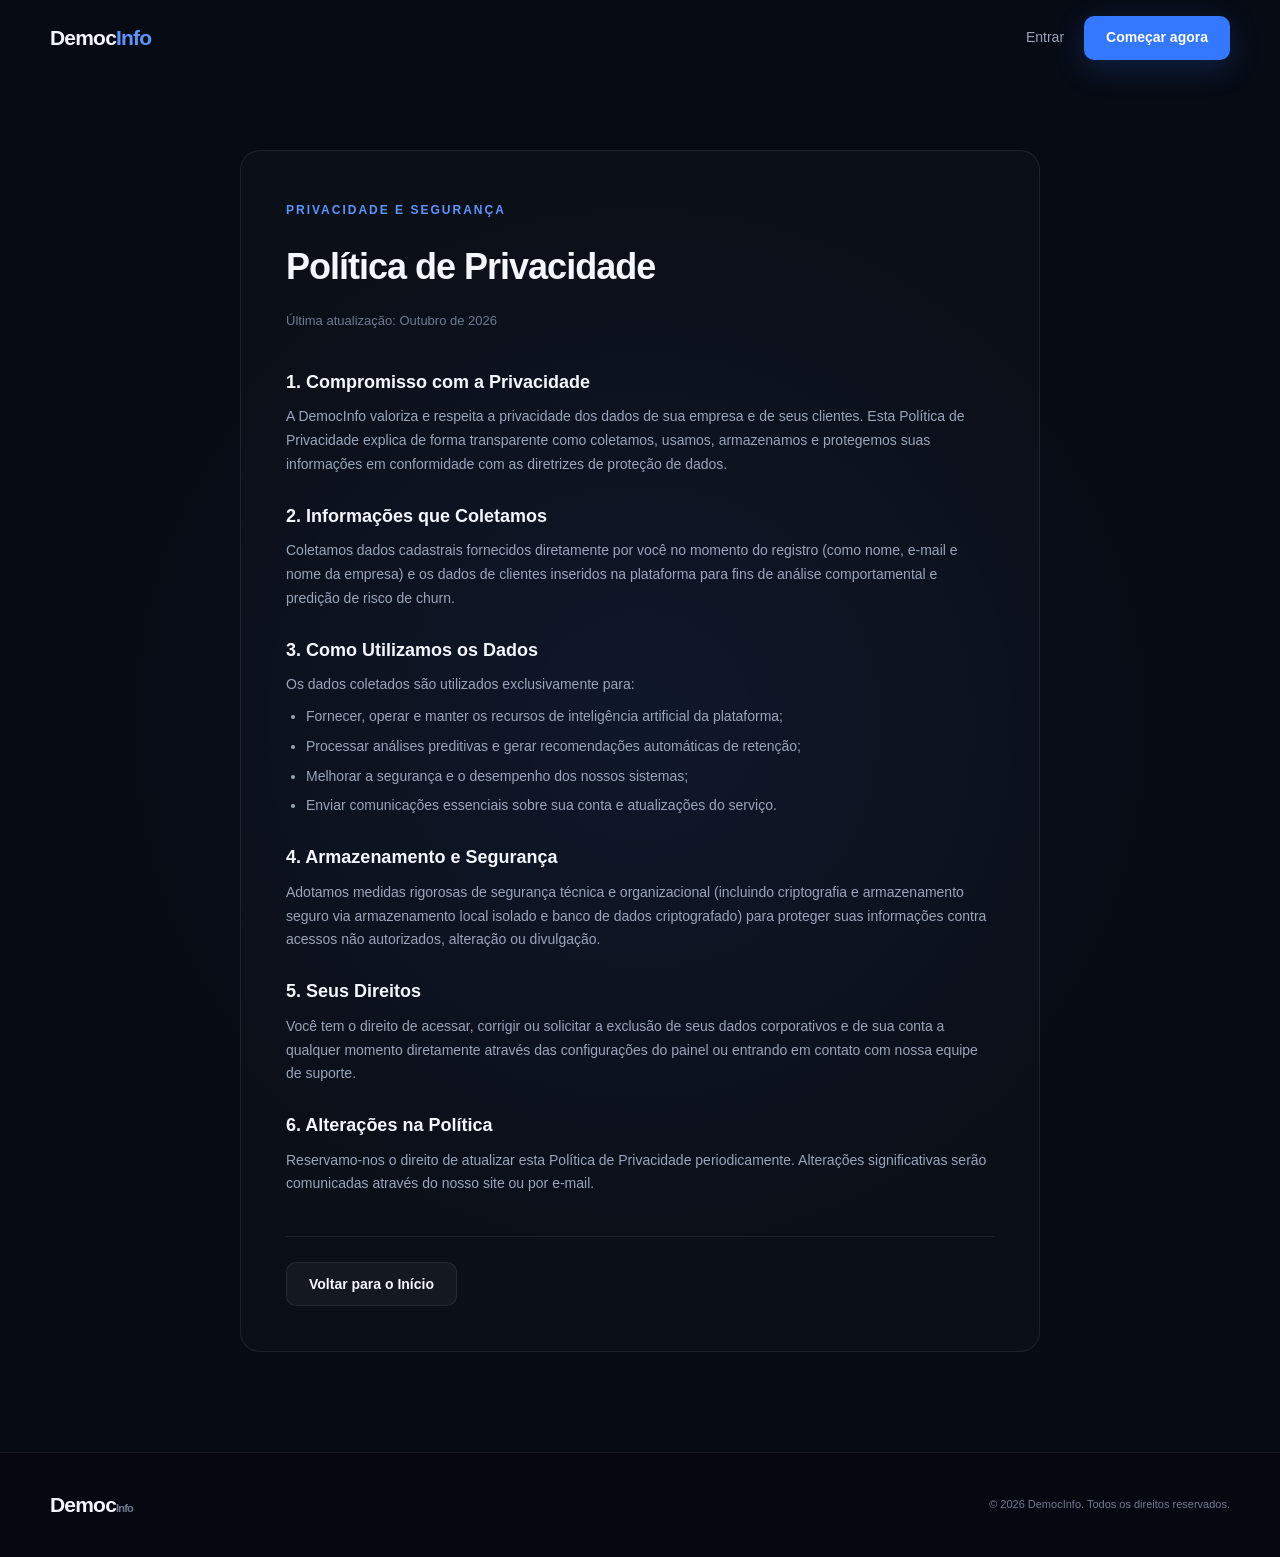
<file: FrontEnd/privacidade.html>
<!DOCTYPE html>
<html lang="pt-BR">

<head>
    <meta charset="UTF-8">
    <meta name="viewport" content="width=device-width, initial-scale=1.0">
    <title>Política de Privacidade | DemocInfo</title>
    <link rel="stylesheet" href="style.css">
</head>

<body>

    <!-- NAVBAR -->
    <header class="navbar">
        <div class="container navbar-content">
            <a href="index.html" class="logo">
                Democ<span>Info</span>
            </a>
            <div class="nav-actions">
                <a href="login.html" class="login-link">Entrar</a>
                <a href="cadastro.html" class="btn btn-primary">Começar agora</a>
            </div>
        </div>
    </header>

    <!-- CONTEÚDO DA POLÍTICA -->
    <main class="auth-page" style="align-items: flex-start; padding-top: 150px; padding-bottom: 100px;">
        <div class="container" style="max-width: 800px; background: rgba(255, 255, 255, 0.02); border: 1px solid var(--border); border-radius: 20px; padding: 45px;">
            
            <span class="eyebrow">PRIVACIDADE E SEGURANÇA</span>
            <h1 style="font-size: 36px; margin-bottom: 15px; letter-spacing: -1px;">Política de Privacidade</h1>
            <p style="color: var(--text-muted); font-size: 13px; margin-bottom: 35px;">Última atualização: Outubro de 2026</p>

            <div style="display: flex; flex-direction: column; gap: 24px; color: var(--text-secondary); font-size: 14px; line-height: 1.7;">
                <section>
                    <h3 style="color: var(--text); font-size: 18px; margin-bottom: 8px;">1. Compromisso com a Privacidade</h3>
                    <p>A DemocInfo valoriza e respeita a privacidade dos dados de sua empresa e de seus clientes. Esta Política de Privacidade explica de forma transparente como coletamos, usamos, armazenamos e protegemos suas informações em conformidade com as diretrizes de proteção de dados.</p>
                </section>

                <section>
                    <h3 style="color: var(--text); font-size: 18px; margin-bottom: 8px;">2. Informações que Coletamos</h3>
                    <p>Coletamos dados cadastrais fornecidos diretamente por você no momento do registro (como nome, e-mail e nome da empresa) e os dados de clientes inseridos na plataforma para fins de análise comportamental e predição de risco de churn.</p>
                </section>

                <section>
                    <h3 style="color: var(--text); font-size: 18px; margin-bottom: 8px;">3. Como Utilizamos os Dados</h3>
                    <p>Os dados coletados são utilizados exclusivamente para:</p>
                    <ul style="margin-left: 20px; margin-top: 8px; display: flex; flex-direction: column; gap: 6px;">
                        <li>Fornecer, operar e manter os recursos de inteligência artificial da plataforma;</li>
                        <li>Processar análises preditivas e gerar recomendações automáticas de retenção;</li>
                        <li>Melhorar a segurança e o desempenho dos nossos sistemas;</li>
                        <li>Enviar comunicações essenciais sobre sua conta e atualizações do serviço.</li>
                    </ul>
                </section>

                <section>
                    <h3 style="color: var(--text); font-size: 18px; margin-bottom: 8px;">4. Armazenamento e Segurança</h3>
                    <p>Adotamos medidas rigorosas de segurança técnica e organizacional (incluindo criptografia e armazenamento seguro via armazenamento local isolado e banco de dados criptografado) para proteger suas informações contra acessos não autorizados, alteração ou divulgação.</p>
                </section>

                <section>
                    <h3 style="color: var(--text); font-size: 18px; margin-bottom: 8px;">5. Seus Direitos</h3>
                    <p>Você tem o direito de acessar, corrigir ou solicitar a exclusão de seus dados corporativos e de sua conta a qualquer momento diretamente através das configurações do painel ou entrando em contato com nossa equipe de suporte.</p>
                </section>

                <section>
                    <h3 style="color: var(--text); font-size: 18px; margin-bottom: 8px;">6. Alterações na Política</h3>
                    <p>Reservamo-nos o direito de atualizar esta Política de Privacidade periodicamente. Alterações significativas serão comunicadas através do nosso site ou por e-mail.</p>
                </section>
            </div>

            <div style="margin-top: 40px; border-top: 1px solid var(--border); padding-top: 25px;">
                <a href="index.html" class="btn btn-secondary">Voltar para o Início</a>
            </div>

        </div>
    </main>

    <!-- FOOTER -->
    <footer class="footer">
        <div class="container footer-content">
            <div class="logo">Democ<span>Info</span></div>
            <span>© 2026 DemocInfo. Todos os direitos reservados.</span>
        </div>
    </footer>

</body>

</html>
</file>
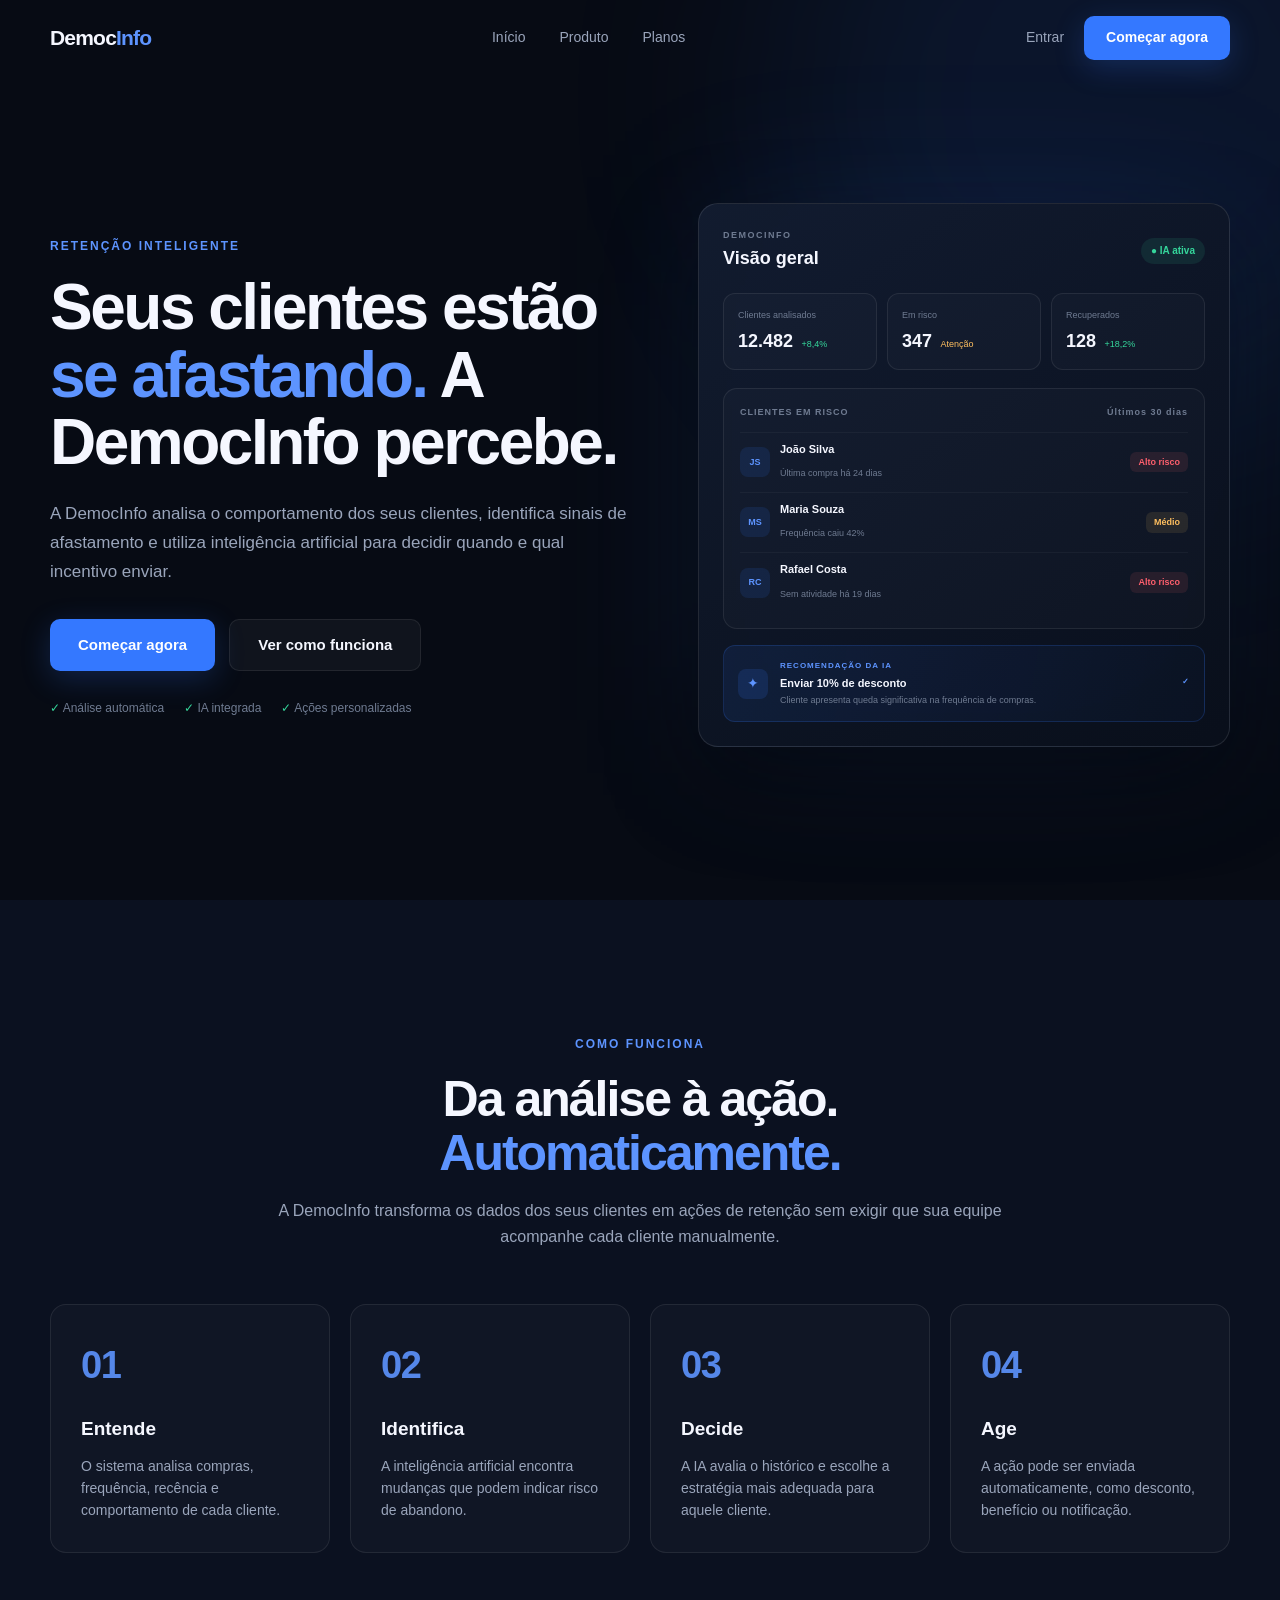
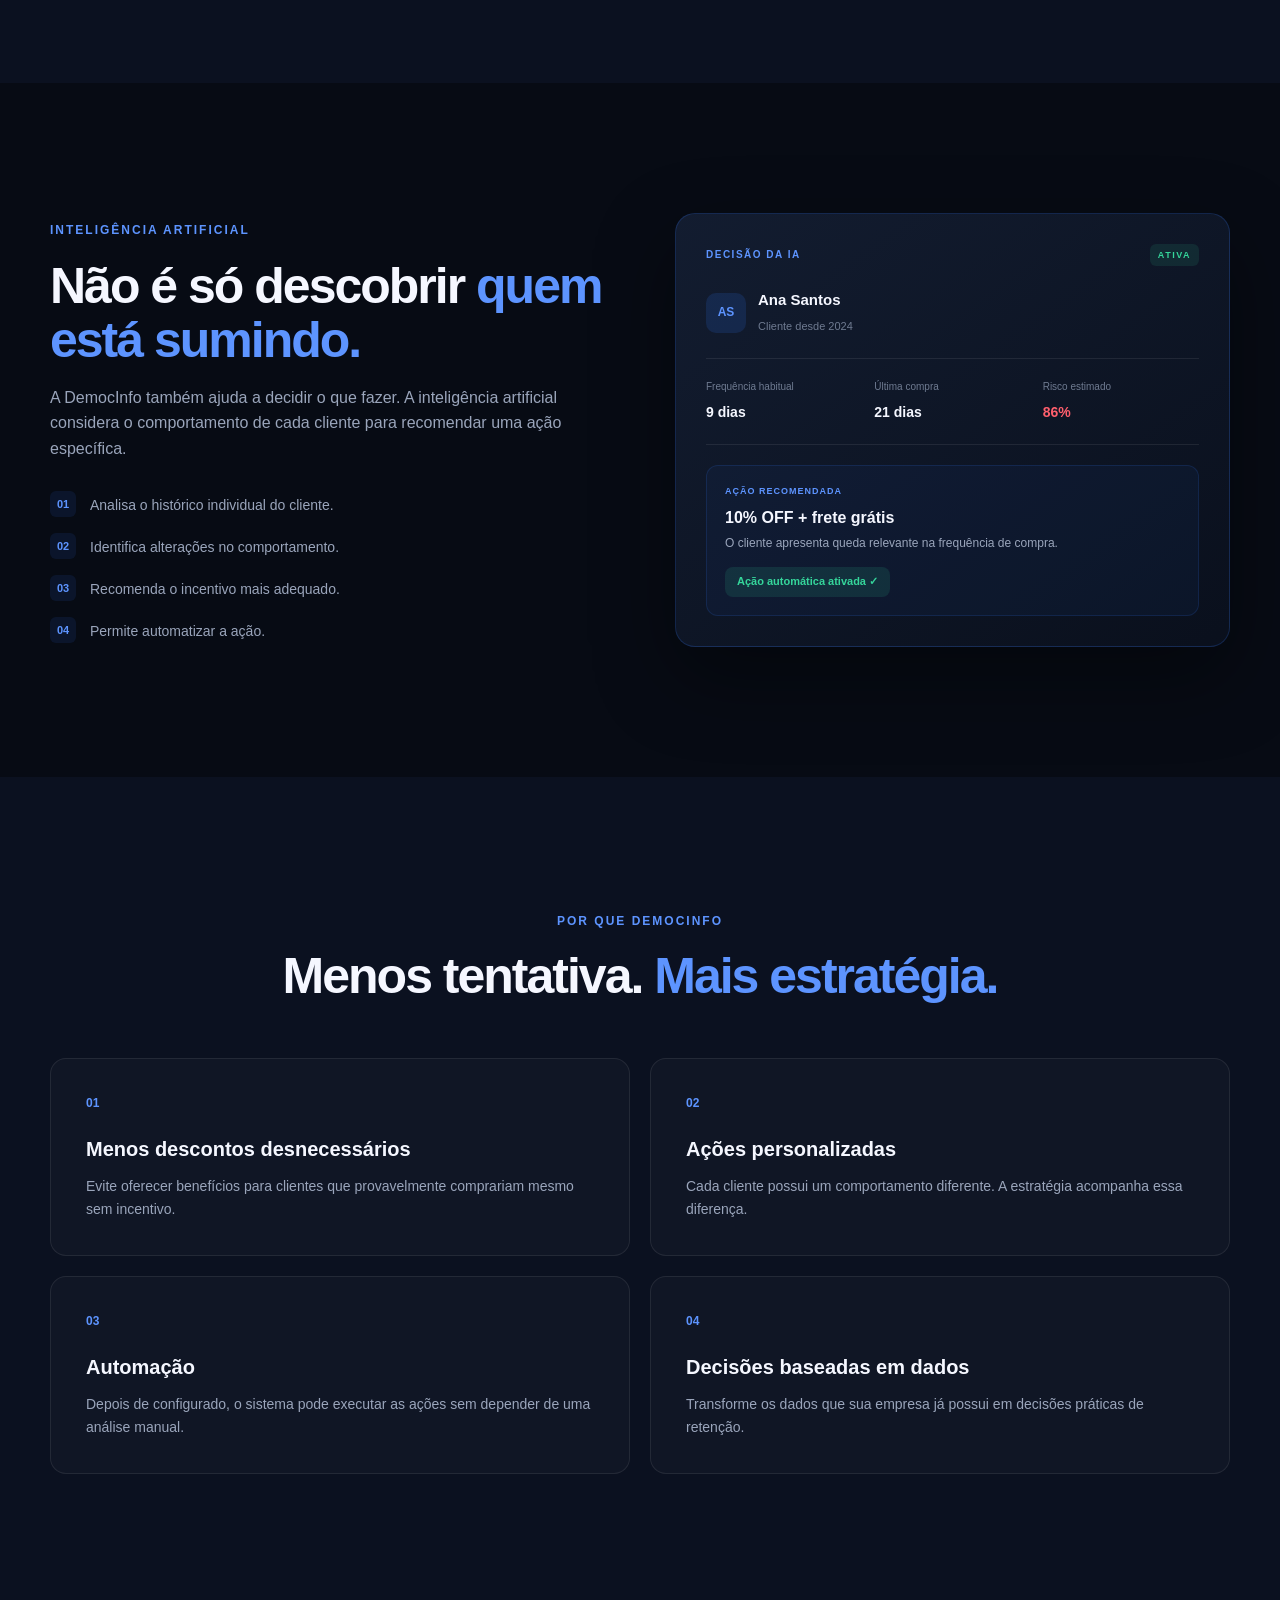
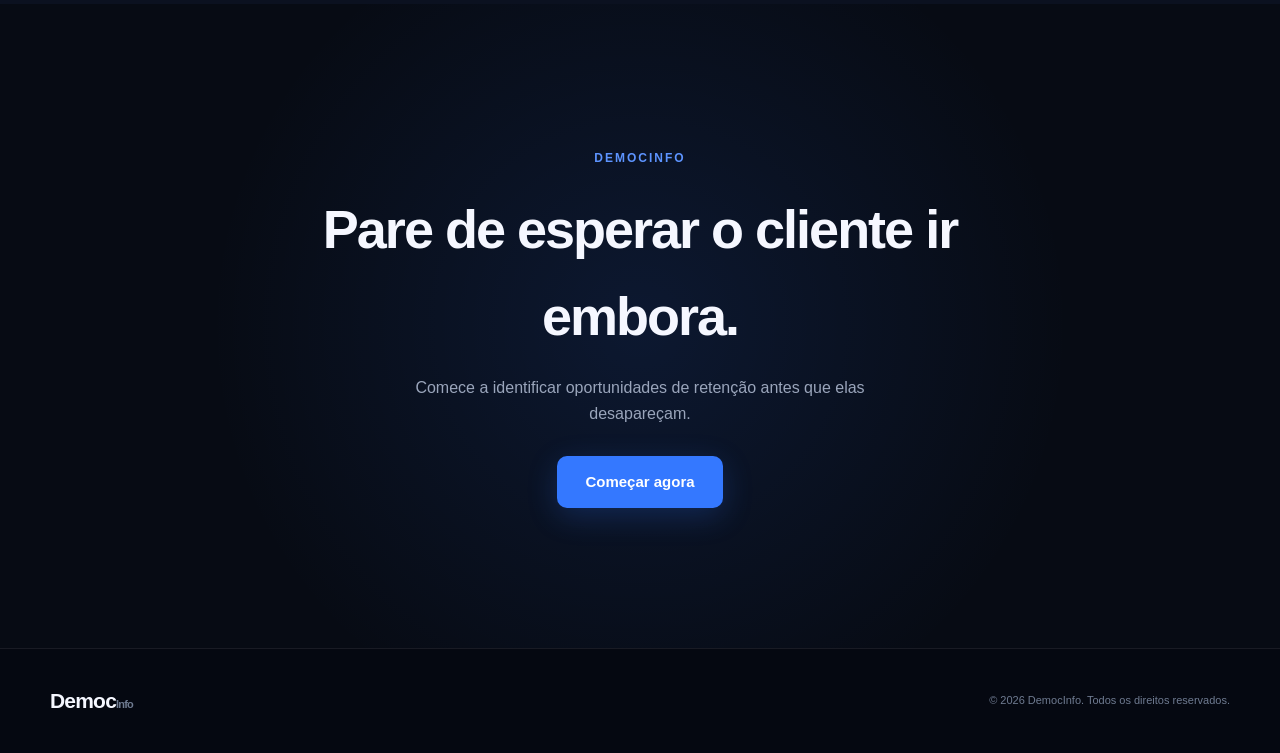
<file: FrontEnd/produto.html>
<!DOCTYPE html>
<html lang="pt-BR">

<head>
    <meta charset="UTF-8">
    <meta name="viewport" content="width=device-width, initial-scale=1.0">

    <title>DemocInfo | Plataforma de Retenção Inteligente</title>

    <link rel="stylesheet" href="style.css">
</head>

<body>

    <!-- NAVBAR -->

    <header class="navbar">

        <div class="container navbar-content">

            <a href="index.html" class="logo">
                Democ<span>Info</span>
            </a>

            <nav class="nav-links">
                <a href="index.html">Início</a>
                <a href="produto.html" class="active">Produto</a>
                <a href="index.html#planos">Planos</a>
            </nav>

            <div class="nav-actions">

                <a href="login.html" class="login-link">
                    Entrar
                </a>

                <a href="cadastro.html" class="btn btn-primary">
                    Começar agora
                </a>

            </div>

        </div>

    </header>


    <!-- HERO DO PRODUTO -->

    <main>

        <section class="product-new-hero">

            <div class="container product-new-grid">

                <div class="product-new-text">

                    <span class="eyebrow">
                        RETENÇÃO INTELIGENTE
                    </span>

                    <h1>
                        Seus clientes estão
                        <span>se afastando.</span>
                        A DemocInfo percebe.
                    </h1>

                    <p>
                        A DemocInfo analisa o comportamento dos seus clientes,
                        identifica sinais de afastamento e utiliza inteligência
                        artificial para decidir quando e qual incentivo enviar.
                    </p>

                    <div class="product-new-buttons">

                        <a href="cadastro.html" class="btn btn-primary btn-large">
                            Começar agora
                        </a>

                        <a href="#como-funciona" class="btn btn-secondary btn-large">
                            Ver como funciona
                        </a>

                    </div>

                    <div class="product-new-trust">

                        <span>✓ Análise automática</span>
                        <span>✓ IA integrada</span>
                        <span>✓ Ações personalizadas</span>

                    </div>

                </div>


                <!-- MOCKUP -->

                <div class="product-screen-wrapper">

                    <div class="product-screen-glow"></div>

                    <div class="product-screen">

                        <div class="screen-top">

                            <div>

                                <span class="screen-label">
                                    DEMOCINFO
                                </span>

                                <h3>
                                    Visão geral
                                </h3>

                            </div>

                            <span class="screen-status">
                                ● IA ativa
                            </span>

                        </div>


                        <div class="screen-stats">

                            <div class="screen-stat">

                                <span>Clientes analisados</span>

                                <strong>12.482</strong>

                                <small class="screen-positive">
                                    +8,4%
                                </small>

                            </div>

                            <div class="screen-stat">

                                <span>Em risco</span>

                                <strong>347</strong>

                                <small class="screen-warning">
                                    Atenção
                                </small>

                            </div>

                            <div class="screen-stat">

                                <span>Recuperados</span>

                                <strong>128</strong>

                                <small class="screen-positive">
                                    +18,2%
                                </small>

                            </div>

                        </div>


                        <div class="screen-analysis">

                            <div class="screen-analysis-header">

                                <span>
                                    CLIENTES EM RISCO
                                </span>

                                <span>
                                    Últimos 30 dias
                                </span>

                            </div>


                            <div class="screen-customer">

                                <div class="screen-avatar">
                                    JS
                                </div>

                                <div class="screen-customer-info">

                                    <strong>
                                        João Silva
                                    </strong>

                                    <span>
                                        Última compra há 24 dias
                                    </span>

                                </div>

                                <span class="screen-risk">
                                    Alto risco
                                </span>

                            </div>


                            <div class="screen-customer">

                                <div class="screen-avatar">
                                    MS
                                </div>

                                <div class="screen-customer-info">

                                    <strong>
                                        Maria Souza
                                    </strong>

                                    <span>
                                        Frequência caiu 42%
                                    </span>

                                </div>

                                <span class="screen-risk medium">
                                    Médio
                                </span>

                            </div>


                            <div class="screen-customer">

                                <div class="screen-avatar">
                                    RC
                                </div>

                                <div class="screen-customer-info">

                                    <strong>
                                        Rafael Costa
                                    </strong>

                                    <span>
                                        Sem atividade há 19 dias
                                    </span>

                                </div>

                                <span class="screen-risk">
                                    Alto risco
                                </span>

                            </div>

                        </div>


                        <div class="screen-ai">

                            <div class="screen-ai-icon">
                                ✦
                            </div>

                            <div>

                                <span>
                                    RECOMENDAÇÃO DA IA
                                </span>

                                <strong>
                                    Enviar 10% de desconto
                                </strong>

                                <p>
                                    Cliente apresenta queda significativa
                                    na frequência de compras.
                                </p>

                            </div>

                            <span class="screen-ai-check">
                                ✓
                            </span>

                        </div>

                    </div>

                </div>

            </div>

        </section>


        <!-- COMO FUNCIONA -->

        <section class="product-process" id="como-funciona">

            <div class="container">

                <div class="section-title center">

                    <span class="eyebrow">
                        COMO FUNCIONA
                    </span>

                    <h2>
                        Da análise à ação.
                        <span>Automaticamente.</span>
                    </h2>

                    <p>
                        A DemocInfo transforma os dados dos seus clientes
                        em ações de retenção sem exigir que sua equipe
                        acompanhe cada cliente manualmente.
                    </p>

                </div>


                <div class="process-grid">

                    <div class="process-item">

                        <div class="process-number">
                            01
                        </div>

                        <div class="process-content">

                            <h3>
                                Entende
                            </h3>

                            <p>
                                O sistema analisa compras, frequência,
                                recência e comportamento de cada cliente.
                            </p>

                        </div>

                    </div>


                    <div class="process-item">

                        <div class="process-number">
                            02
                        </div>

                        <div class="process-content">

                            <h3>
                                Identifica
                            </h3>

                            <p>
                                A inteligência artificial encontra mudanças
                                que podem indicar risco de abandono.
                            </p>

                        </div>

                    </div>


                    <div class="process-item">

                        <div class="process-number">
                            03
                        </div>

                        <div class="process-content">

                            <h3>
                                Decide
                            </h3>

                            <p>
                                A IA avalia o histórico e escolhe a estratégia
                                mais adequada para aquele cliente.
                            </p>

                        </div>

                    </div>


                    <div class="process-item">

                        <div class="process-number">
                            04
                        </div>

                        <div class="process-content">

                            <h3>
                                Age
                            </h3>

                            <p>
                                A ação pode ser enviada automaticamente,
                                como desconto, benefício ou notificação.
                            </p>

                        </div>

                    </div>

                </div>

            </div>

        </section>


        <!-- INTELIGÊNCIA ARTIFICIAL -->

        <section class="product-intelligence">

            <div class="container intelligence-grid">

                <div class="intelligence-text">

                    <span class="eyebrow">
                        INTELIGÊNCIA ARTIFICIAL
                    </span>

                    <h2>
                        Não é só descobrir
                        <span>quem está sumindo.</span>
                    </h2>

                    <p>
                        A DemocInfo também ajuda a decidir o que fazer.
                        A inteligência artificial considera o comportamento
                        de cada cliente para recomendar uma ação específica.
                    </p>


                    <div class="intelligence-list">

                        <div class="intelligence-feature-item">
                            <span>01</span>
                            <p>Analisa o histórico individual do cliente.</p>
                        </div>

                        <div class="intelligence-feature-item">
                            <span>02</span>
                            <p>Identifica alterações no comportamento.</p>
                        </div>

                        <div class="intelligence-feature-item">
                            <span>03</span>
                            <p>Recomenda o incentivo mais adequado.</p>
                        </div>

                        <div class="intelligence-feature-item">
                            <span>04</span>
                            <p>Permite automatizar a ação.</p>
                        </div>

                    </div>

                </div>


                <div class="decision-card">

                    <div class="decision-header">

                        <span>
                            DECISÃO DA IA
                        </span>

                        <span class="decision-active">
                            ATIVA
                        </span>

                    </div>


                    <div class="decision-user">

                        <div class="decision-avatar">
                            AS
                        </div>

                        <div>

                            <strong>
                                Ana Santos
                            </strong>

                            <span>
                                Cliente desde 2024
                            </span>

                        </div>

                    </div>


                    <div class="decision-data">

                        <div>
                            <span>Frequência habitual</span>
                            <strong>9 dias</strong>
                        </div>

                        <div>
                            <span>Última compra</span>
                            <strong>21 dias</strong>
                        </div>

                        <div>
                            <span>Risco estimado</span>
                            <strong class="risk-value">
                                86%
                            </strong>
                        </div>

                    </div>


                    <div class="decision-result">

                        <span>
                            AÇÃO RECOMENDADA
                        </span>

                        <strong>
                            10% OFF + frete grátis
                        </strong>

                        <p>
                            O cliente apresenta queda relevante
                            na frequência de compra.
                        </p>

                        <div class="decision-badge-action">
                            Ação automática ativada ✓
                        </div>

                    </div>

                </div>

            </div>

        </section>


        <!-- BENEFÍCIOS -->

        <section class="product-benefits">

            <div class="container">

                <div class="section-title center">

                    <span class="eyebrow">
                        POR QUE DEMOCINFO
                    </span>

                    <h2>
                        Menos tentativa.
                        <span>Mais estratégia.</span>
                    </h2>

                </div>


                <div class="benefits-grid">

                    <div class="benefit-card">

                        <span class="benefit-number">
                            01
                        </span>

                        <h3>
                            Menos descontos desnecessários
                        </h3>

                        <p>
                            Evite oferecer benefícios para clientes
                            que provavelmente comprariam mesmo sem incentivo.
                        </p>

                    </div>


                    <div class="benefit-card">

                        <span class="benefit-number">
                            02
                        </span>

                        <h3>
                            Ações personalizadas
                        </h3>

                        <p>
                            Cada cliente possui um comportamento diferente.
                            A estratégia acompanha essa diferença.
                        </p>

                    </div>


                    <div class="benefit-card">

                        <span class="benefit-number">
                            03
                        </span>

                        <h3>
                            Automação
                        </h3>

                        <p>
                            Depois de configurado, o sistema pode executar
                            as ações sem depender de uma análise manual.
                        </p>

                    </div>


                    <div class="benefit-card">

                        <span class="benefit-number">
                            04
                        </span>

                        <h3>
                            Decisões baseadas em dados
                        </h3>

                        <p>
                            Transforme os dados que sua empresa já possui
                            em decisões práticas de retenção.
                        </p>

                    </div>

                </div>

            </div>

        </section>


        <!-- CTA -->

        <section class="product-new-cta">

            <div class="container cta-content">

                <span class="eyebrow">
                    DEMOCINFO
                </span>

                <h2>
                    Pare de esperar o cliente ir embora.
                </h2>

                <p>
                    Comece a identificar oportunidades de retenção
                    antes que elas desapareçam.
                </p>

                <a href="cadastro.html" class="btn btn-primary btn-large">
                    Começar agora
                </a>

            </div>

        </section>

    </main>


    <!-- FOOTER -->

    <footer class="footer">

        <div class="container footer-content">

            <div class="logo">
                Democ<span>Info</span>
            </div>

            <span>
                © 2026 DemocInfo. Todos os direitos reservados.
            </span>

        </div>

    </footer>


    <script src="script.js"></script>

</body>

</html>
</file>
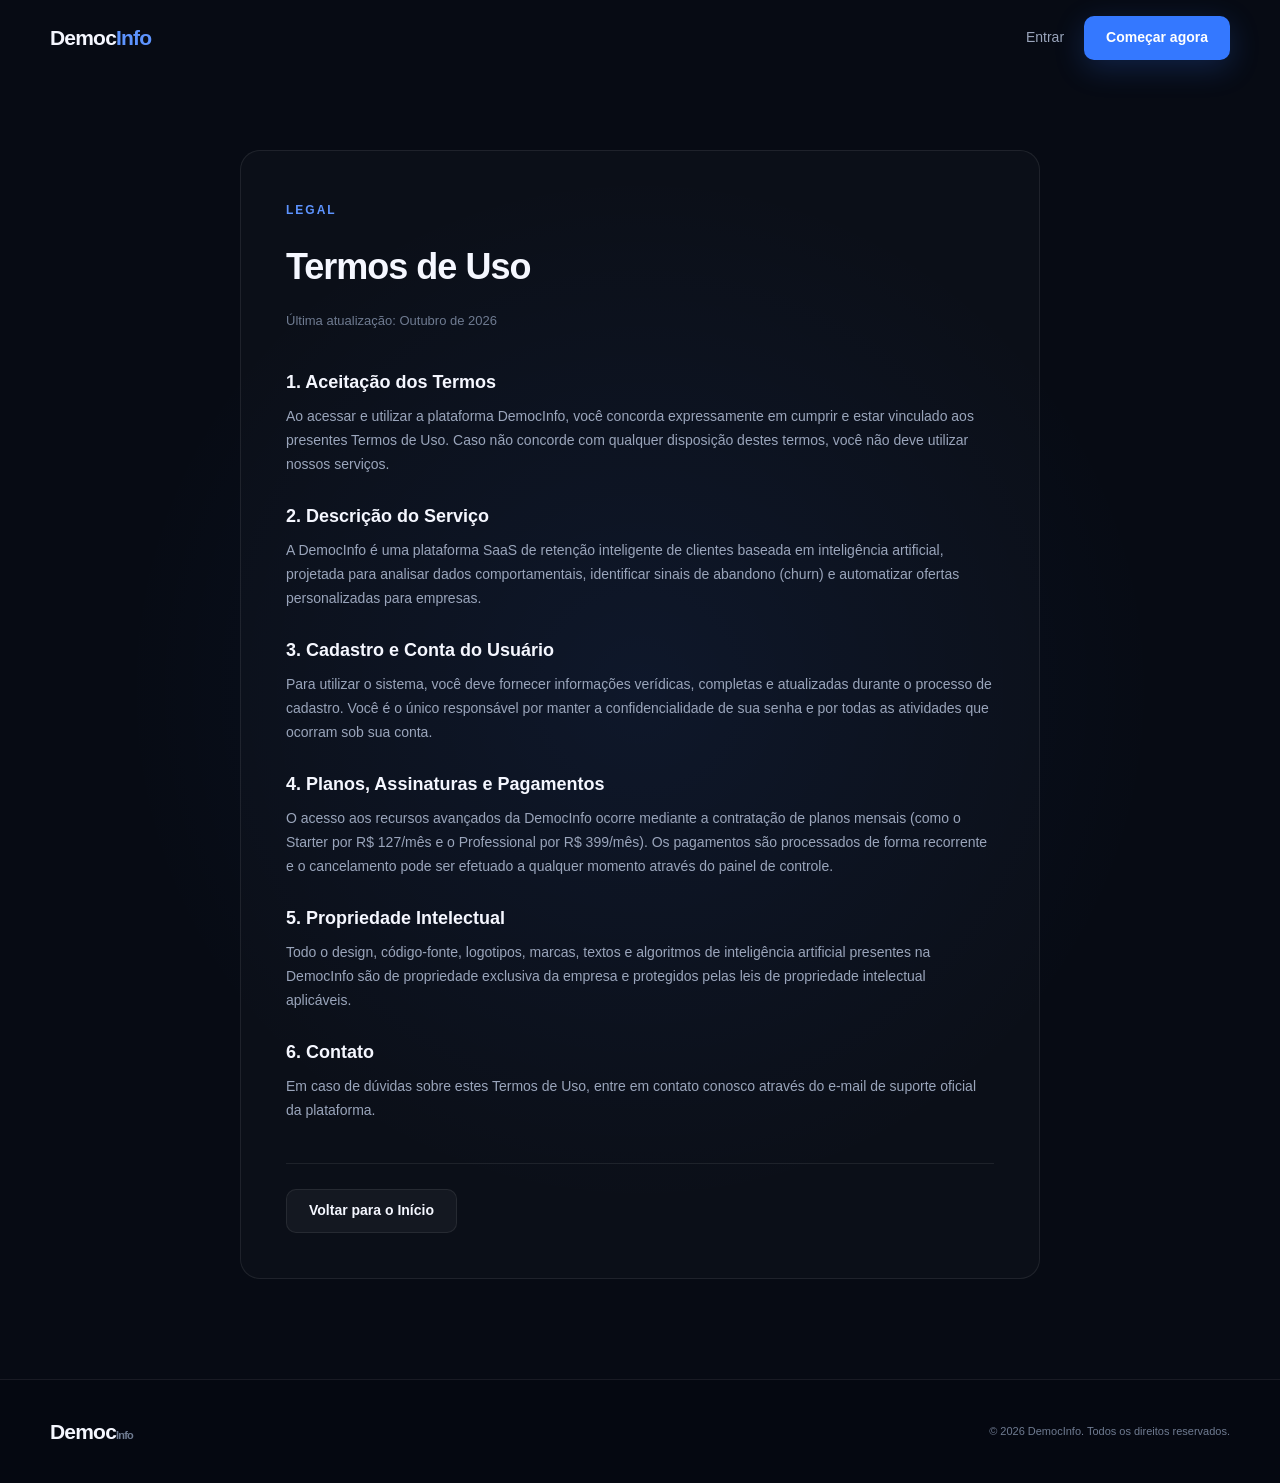
<file: FrontEnd/termos.html>
<!DOCTYPE html>
<html lang="pt-BR">

<head>
    <meta charset="UTF-8">
    <meta name="viewport" content="width=device-width, initial-scale=1.0">
    <title>Termos de Uso | DemocInfo</title>
    <link rel="stylesheet" href="style.css">
</head>

<body>

    <!-- NAVBAR -->
    <header class="navbar">
        <div class="container navbar-content">
            <a href="index.html" class="logo">
                Democ<span>Info</span>
            </a>
            <div class="nav-actions">
                <a href="login.html" class="login-link">Entrar</a>
                <a href="cadastro.html" class="btn btn-primary">Começar agora</a>
            </div>
        </div>
    </header>

    <!-- CONTEÚDO DOS TERMOS -->
    <main class="auth-page" style="align-items: flex-start; padding-top: 150px; padding-bottom: 100px;">
        <div class="container" style="max-width: 800px; background: rgba(255, 255, 255, 0.02); border: 1px solid var(--border); border-radius: 20px; padding: 45px;">
            
            <span class="eyebrow">LEGAL</span>
            <h1 style="font-size: 36px; margin-bottom: 15px; letter-spacing: -1px;">Termos de Uso</h1>
            <p style="color: var(--text-muted); font-size: 13px; margin-bottom: 35px;">Última atualização: Outubro de 2026</p>

            <div style="display: flex; flex-direction: column; gap: 24px; color: var(--text-secondary); font-size: 14px; line-height: 1.7;">
                <section>
                    <h3 style="color: var(--text); font-size: 18px; margin-bottom: 8px;">1. Aceitação dos Termos</h3>
                    <p>Ao acessar e utilizar a plataforma DemocInfo, você concorda expressamente em cumprir e estar vinculado aos presentes Termos de Uso. Caso não concorde com qualquer disposição destes termos, você não deve utilizar nossos serviços.</p>
                </section>

                <section>
                    <h3 style="color: var(--text); font-size: 18px; margin-bottom: 8px;">2. Descrição do Serviço</h3>
                    <p>A DemocInfo é uma plataforma SaaS de retenção inteligente de clientes baseada em inteligência artificial, projetada para analisar dados comportamentais, identificar sinais de abandono (churn) e automatizar ofertas personalizadas para empresas.</p>
                </section>

                <section>
                    <h3 style="color: var(--text); font-size: 18px; margin-bottom: 8px;">3. Cadastro e Conta do Usuário</h3>
                    <p>Para utilizar o sistema, você deve fornecer informações verídicas, completas e atualizadas durante o processo de cadastro. Você é o único responsável por manter a confidencialidade de sua senha e por todas as atividades que ocorram sob sua conta.</p>
                </section>

                <section>
                    <h3 style="color: var(--text); font-size: 18px; margin-bottom: 8px;">4. Planos, Assinaturas e Pagamentos</h3>
                    <p>O acesso aos recursos avançados da DemocInfo ocorre mediante a contratação de planos mensais (como o Starter por R$ 127/mês e o Professional por R$ 399/mês). Os pagamentos são processados de forma recorrente e o cancelamento pode ser efetuado a qualquer momento através do painel de controle.</p>
                </section>

                <section>
                    <h3 style="color: var(--text); font-size: 18px; margin-bottom: 8px;">5. Propriedade Intelectual</h3>
                    <p>Todo o design, código-fonte, logotipos, marcas, textos e algoritmos de inteligência artificial presentes na DemocInfo são de propriedade exclusiva da empresa e protegidos pelas leis de propriedade intelectual aplicáveis.</p>
                </section>

                <section>
                    <h3 style="color: var(--text); font-size: 18px; margin-bottom: 8px;">6. Contato</h3>
                    <p>Em caso de dúvidas sobre estes Termos de Uso, entre em contato conosco através do e-mail de suporte oficial da plataforma.</p>
                </section>
            </div>

            <div style="margin-top: 40px; border-top: 1px solid var(--border); padding-top: 25px;">
                <a href="index.html" class="btn btn-secondary">Voltar para o Início</a>
            </div>

        </div>
    </main>

    <!-- FOOTER -->
    <footer class="footer">
        <div class="container footer-content">
            <div class="logo">Democ<span>Info</span></div>
            <span>© 2026 DemocInfo. Todos os direitos reservados.</span>
        </div>
    </footer>

</body>

</html>
</file>
<file: backEnd/style.css>
/* RESET */

* {
    margin: 0;
    padding: 0;
    box-sizing: border-box;
}

html {
    scroll-behavior: smooth;
}

body {
    font-family: Inter, Arial, Helvetica, sans-serif;
    background: #070b14;
    color: #f5f7ff;
    line-height: 1.6;
    overflow-x: hidden;
}

a {
    color: inherit;
    text-decoration: none;
}

button,
a {
    -webkit-tap-highlight-color: transparent;
}


/* VARIÁVEIS */

:root {
    --background: #070b14;
    --background-light: #0b1120;
    --card: #0d1424;
    --card-light: #111a2d;

    --border: rgba(255, 255, 255, 0.08);

    --text: #f5f7ff;
    --text-secondary: #9aa5bb;
    --text-muted: #6f7b91;

    --primary: #3478ff;
    --primary-light: #5d94ff;

    --success: #35d69b;
    --danger: #ff5f6d;
    --warning: #ffbf5f;

    --radius: 16px;
    --container: 1180px;
}


/*  UTILITÁRIOS */

.container {
    width: min(var(--container), calc(100% - 40px));
    margin: 0 auto;
}

.center {
    text-align: center;
}

.eyebrow {
    display: inline-block;
    margin-bottom: 18px;
    color: var(--primary-light);
    font-size: 12px;
    font-weight: 700;
    letter-spacing: 2px;
    text-transform: uppercase;
}


/* BOTÕES */

.btn {
    display: inline-flex;
    align-items: center;
    justify-content: center;
    min-height: 44px;
    padding: 0 22px;
    border-radius: 10px;
    font-size: 14px;
    font-weight: 600;

    transition:
        transform 0.25s ease,
        background 0.25s ease,
        border-color 0.25s ease,
        box-shadow 0.25s ease;
}

.btn:hover {
    transform: translateY(-2px);
}

.btn-primary {
    background: var(--primary);
    color: white;

    box-shadow:
        0 8px 30px rgba(52, 120, 255, 0.22);
}

.btn-primary:hover {
    background: var(--primary-light);

    box-shadow:
        0 12px 35px rgba(52, 120, 255, 0.32);
}

.btn-secondary {
    background: rgba(255, 255, 255, 0.04);
    border: 1px solid var(--border);
    color: var(--text);
}

.btn-secondary:hover {
    background: rgba(255, 255, 255, 0.08);
    border-color: rgba(255, 255, 255, 0.14);
}

.btn-large {
    min-height: 52px;
    padding: 0 28px;
    font-size: 15px;
}

.full {
    width: 100%;
}


/* NAVBAR */

.navbar {
    position: fixed;
    top: 0;
    left: 0;

    width: 100%;
    height: 76px;

    z-index: 1000;

    border-bottom: 1px solid transparent;

    transition:
        background 0.3s ease,
        border-color 0.3s ease,
        backdrop-filter 0.3s ease;
}

.navbar.scrolled {
    background: rgba(7, 11, 20, 0.82);
    border-color: var(--border);
    backdrop-filter: blur(18px);
}

.navbar-content {
    height: 100%;

    display: flex;
    align-items: center;
    justify-content: space-between;
}

.logo {
    font-size: 21px;
    font-weight: 800;
    letter-spacing: -0.8px;
}

.logo span {
    color: var(--primary-light);
}

.nav-links {
    display: flex;
    align-items: center;

    gap: 34px;

    color: var(--text-secondary);
    font-size: 14px;
}

.nav-links a {
    transition: color 0.2s ease;
}

.nav-links a:hover {
    color: var(--text);
}

.nav-actions {
    display: flex;
    align-items: center;
    gap: 20px;
}

.login-link {
    color: var(--text-secondary);
    font-size: 14px;

    transition: color 0.2s ease;
}

.login-link:hover {
    color: white;
}


/* HERO */

.hero {
    position: relative;

    min-height: 100vh;

    padding-top: 150px;
    padding-bottom: 110px;

    display: flex;
    align-items: center;

    overflow: hidden;
}

.hero::before {
    content: "";

    position: absolute;

    width: 700px;
    height: 700px;

    top: -280px;
    left: -250px;

    background: rgba(52, 120, 255, 0.09);

    border-radius: 50%;

    filter: blur(100px);

    pointer-events: none;
}

.hero::after {
    content: "";

    position: absolute;

    width: 600px;
    height: 600px;

    right: -250px;
    bottom: -250px;

    background: rgba(80, 110, 255, 0.07);

    border-radius: 50%;

    filter: blur(100px);

    pointer-events: none;
}

.hero-content {
    position: relative;
    z-index: 2;

    display: grid;

    grid-template-columns: 0.95fr 1.05fr;

    align-items: center;

    gap: 70px;
}

.badge {
    display: inline-flex;
    align-items: center;

    gap: 9px;

    padding: 7px 12px;
    margin-bottom: 22px;

    border: 1px solid rgba(52, 120, 255, 0.2);
    border-radius: 100px;

    background: rgba(52, 120, 255, 0.07);

    color: #a8c4ff;

    font-size: 12px;
    font-weight: 600;
}

.badge-dot {
    width: 7px;
    height: 7px;

    border-radius: 50%;

    background: var(--primary-light);

    box-shadow:
        0 0 12px rgba(93, 148, 255, 0.8);
}

.hero h1 {
    max-width: 650px;

    font-size: clamp(46px, 5vw, 72px);

    line-height: 1.02;

    letter-spacing: -3px;

    margin-bottom: 26px;
}

.hero h1 span {
    color: var(--primary-light);
}

.hero-text > p {
    max-width: 590px;

    margin-bottom: 32px;

    color: var(--text-secondary);

    font-size: 17px;
    line-height: 1.75;
}

.hero-buttons {
    display: flex;
    align-items: center;

    gap: 12px;

    margin-bottom: 25px;
}

.hero-info {
    display: flex;
    flex-wrap: wrap;

    gap: 18px;

    color: var(--text-muted);

    font-size: 12px;
}

.hero-info span::first-letter {
    color: var(--success);
}


/* DASHBOARD MOCKUP */

.dashboard-wrapper {
    position: relative;
    perspective: 1200px;
}

.dashboard-glow {
    position: absolute;

    inset: 10%;

    background: rgba(52, 120, 255, 0.2);

    filter: blur(70px);

    z-index: -1;
}

.dashboard {
    position: relative;

    padding: 24px;

    border: 1px solid rgba(255, 255, 255, 0.1);
    border-radius: 20px;

    background:
        linear-gradient(
            145deg,
            rgba(19, 29, 49, 0.98),
            rgba(10, 16, 29, 0.98)
        );

    box-shadow:
        0 35px 100px rgba(0, 0, 0, 0.45),
        0 0 0 1px rgba(52, 120, 255, 0.04);

    transform: rotateY(-5deg) rotateX(2deg);

    transition: transform 0.5s ease;
}

.dashboard:hover {
    transform: rotateY(0) rotateX(0);
}

.dashboard-header {
    display: flex;
    justify-content: space-between;
    align-items: center;

    margin-bottom: 22px;
}

.dashboard-label {
    display: block;

    margin-bottom: 4px;

    color: var(--text-muted);

    font-size: 9px;
    font-weight: 700;

    letter-spacing: 1.5px;
}

.dashboard-header h3 {
    font-size: 20px;
}

.dashboard-status {
    display: flex;
    align-items: center;

    gap: 7px;

    padding: 6px 10px;

    border-radius: 8px;

    background: rgba(53, 214, 155, 0.08);

    color: var(--success);

    font-size: 10px;
    font-weight: 600;
}

.dashboard-status span {
    width: 6px;
    height: 6px;

    border-radius: 50%;

    background: var(--success);

    box-shadow:
        0 0 10px rgba(53, 214, 155, 0.7);
}


/* STATS */

.stats-grid {
    display: grid;

    grid-template-columns: repeat(3, 1fr);

    gap: 10px;

    margin-bottom: 18px;
}

.stat-card {
    padding: 15px;

    border: 1px solid var(--border);
    border-radius: 12px;

    background: rgba(255, 255, 255, 0.025);
}

.stat-title {
    display: block;

    margin-bottom: 6px;

    color: var(--text-muted);

    font-size: 9px;
}

.stat-card strong {
    display: inline-block;

    margin-right: 5px;

    font-size: 20px;
}

.stat-card small {
    font-size: 9px;
}

.positive {
    color: var(--success);
}

.negative {
    color: var(--danger);
}


/* RISK SECTION */

.risk-section {
    padding: 18px;

    border: 1px solid var(--border);
    border-radius: 14px;

    background: rgba(255, 255, 255, 0.02);
}

.section-header {
    display: flex;
    align-items: center;
    justify-content: space-between;

    margin-bottom: 15px;
}

.section-header h4 {
    font-size: 13px;
}

.view-all {
    color: var(--primary-light);
    font-size: 9px;
}

.customer {
    display: flex;
    align-items: center;

    padding: 10px 0;

    border-top: 1px solid rgba(255, 255, 255, 0.05);
}

.customer-avatar {
    width: 32px;
    height: 32px;

    margin-right: 10px;

    display: flex;
    align-items: center;
    justify-content: center;

    border-radius: 9px;

    background: rgba(52, 120, 255, 0.1);

    color: #a8c4ff;

    font-size: 9px;
    font-weight: 700;
}

.customer-info {
    flex: 1;
}

.customer-info strong {
    display: block;
    font-size: 11px;
}

.customer-info span {
    color: var(--text-muted);
    font-size: 9px;
}

.risk {
    padding: 4px 7px;

    border-radius: 6px;

    font-size: 9px;
    font-weight: 700;
}

.risk.high {
    background: rgba(255, 95, 109, 0.1);
    color: var(--danger);
}

.risk.medium {
    background: rgba(255, 191, 95, 0.1);
    color: var(--warning);
}


/* AI CARD */

.ai-card {
    display: flex;
    align-items: center;

    gap: 12px;

    margin-top: 14px;
    padding: 14px;

    border: 1px solid rgba(52, 120, 255, 0.18);
    border-radius: 12px;

    background:
        linear-gradient(
            100deg,
            rgba(52, 120, 255, 0.09),
            rgba(52, 120, 255, 0.025)
        );
}

.ai-icon {
    width: 32px;
    height: 32px;

    display: flex;
    align-items: center;
    justify-content: center;

    flex-shrink: 0;

    border-radius: 9px;

    background: rgba(52, 120, 255, 0.14);

    color: var(--primary-light);

    font-size: 16px;
}

.ai-card span {
    display: block;

    margin-bottom: 2px;

    color: var(--primary-light);

    font-size: 8px;
    font-weight: 700;

    letter-spacing: 1px;
}

.ai-card strong {
    display: block;
    font-size: 11px;
}

.ai-card p {
    color: var(--text-muted);
    font-size: 9px;
}


/* SECTION TITLES */

.section-title {
    max-width: 760px;

    margin-bottom: 55px;
}

.section-title.center {
    margin-left: auto;
    margin-right: auto;
}

.section-title h2 {
    margin-bottom: 18px;

    font-size: clamp(34px, 4vw, 50px);

    line-height: 1.08;

    letter-spacing: -2px;
}

.section-title h2 span {
    color: var(--primary-light);
}

.section-title p {
    color: var(--text-secondary);
    font-size: 16px;
}


/* PROBLEM */

.problem {
    padding: 130px 0;

    background:
        linear-gradient(
            180deg,
            var(--background),
            var(--background-light)
        );
}

.problem-grid {
    display: grid;

    grid-template-columns: repeat(3, 1fr);

    gap: 16px;
}

.problem-card {
    padding: 30px;

    border: 1px solid var(--border);
    border-radius: var(--radius);

    background: rgba(255, 255, 255, 0.025);

    transition:
        transform 0.3s ease,
        border-color 0.3s ease,
        background 0.3s ease;
}

.problem-card:hover {
    transform: translateY(-5px);

    border-color: rgba(52, 120, 255, 0.25);

    background: rgba(255, 255, 255, 0.04);
}

.problem-icon {
    width: 45px;
    height: 45px;

    display: flex;
    align-items: center;
    justify-content: center;

    margin-bottom: 22px;

    border-radius: 12px;

    background: rgba(52, 120, 255, 0.08);

    font-size: 19px;
}

.problem-card h3 {
    margin-bottom: 10px;
    font-size: 18px;
}

.problem-card p {
    color: var(--text-secondary);
    font-size: 14px;
}


/* COMO FUNCIONA */

.how-it-works {
    padding: 130px 0;
}

.steps {
    display: grid;

    grid-template-columns: repeat(4, 1fr);

    gap: 20px;
}

.step {
    position: relative;

    padding: 25px;

    border-top: 1px solid var(--border);
}

.step-number {
    margin-bottom: 30px;

    color: var(--primary-light);

    font-size: 12px;
    font-weight: 700;

    letter-spacing: 1px;
}

.step h3 {
    margin-bottom: 10px;
    font-size: 19px;
}

.step p {
    color: var(--text-secondary);
    font-size: 14px;
}


/* FEATURES */

.features {
    padding: 130px 0;

    background: var(--background-light);
}

.features-grid {
    display: grid;

    grid-template-columns: repeat(2, 1fr);

    gap: 16px;
}

.feature-card {
    min-height: 240px;

    padding: 30px;

    border: 1px solid var(--border);
    border-radius: var(--radius);

    background: rgba(255, 255, 255, 0.025);

    transition:
        transform 0.3s ease,
        border-color 0.3s ease;
}

.feature-card:hover {
    transform: translateY(-5px);

    border-color: rgba(52, 120, 255, 0.25);
}

.feature-number {
    color: var(--primary-light);

    font-size: 11px;
    font-weight: 700;
}

.feature-card h3 {
    margin-top: 55px;
    margin-bottom: 10px;

    font-size: 21px;
}

.feature-card p {
    max-width: 470px;

    color: var(--text-secondary);

    font-size: 14px;
}


/* PRICING */

.pricing {
    padding: 130px 0;
}

.pricing-grid {
    display: grid;

    grid-template-columns: repeat(3, 1fr);

    gap: 16px;

    align-items: stretch;
}

.pricing-card {
    position: relative;

    padding: 32px;

    border: 1px solid var(--border);
    border-radius: var(--radius);

    background: rgba(255, 255, 255, 0.025);
}

.pricing-card.featured {
    border-color: rgba(52, 120, 255, 0.4);

    background:
        linear-gradient(
            145deg,
            rgba(52, 120, 255, 0.08),
            rgba(255, 255, 255, 0.025)
        );

    box-shadow:
        0 25px 60px rgba(52, 120, 255, 0.08);
}

.popular {
    position: absolute;

    top: 18px;
    right: 18px;

    padding: 5px 8px;

    border-radius: 6px;

    background: rgba(52, 120, 255, 0.12);

    color: var(--primary-light);

    font-size: 8px;
    font-weight: 700;

    letter-spacing: 1px;
}

.pricing-card h3 {
    margin-bottom: 6px;
    font-size: 20px;
}

.pricing-card > p {
    color: var(--text-muted);
    font-size: 13px;
}

.price {
    margin: 25px 0;

    font-size: 34px;
    font-weight: 800;

    letter-spacing: -1px;
}

.price span {
    color: var(--text-muted);

    font-size: 12px;
    font-weight: 400;
}

.pricing-card ul {
    display: flex;
    flex-direction: column;

    gap: 12px;

    margin-bottom: 28px;

    list-style: none;

    color: var(--text-secondary);

    font-size: 13px;
}


/* CTA */

.cta {
    padding: 130px 0;

    background:
        radial-gradient(
            circle at center,
            rgba(52, 120, 255, 0.11),
            transparent 55%
        );
}

.cta-content {
    max-width: 780px;

    text-align: center;
}

.cta h2 {
    margin-bottom: 20px;

    font-size: clamp(36px, 5vw, 58px);

    line-height: 1.05;

    letter-spacing: -2px;
}

.cta h2 span {
    color: var(--primary-light);
}

.cta p {
    max-width: 560px;

    margin: 0 auto 30px;

    color: var(--text-secondary);

    font-size: 16px;
}


/* FOOTER */

.footer {
    padding: 35px 0;

    border-top: 1px solid var(--border);

    background: #050811;
}

.footer-content {
    display: flex;
    align-items: center;
    justify-content: space-between;

    gap: 20px;
}

.footer p,
.footer span {
    color: var(--text-muted);
    font-size: 11px;
}


/* ANIMAÇÕES */

@keyframes fadeUp {
    from {
        opacity: 0;
        transform: translateY(25px);
    }

    to {
        opacity: 1;
        transform: translateY(0);
    }
}

.hero-text {
    animation: fadeUp 0.8s ease both;
}

.dashboard-wrapper {
    animation: fadeUp 0.8s ease 0.15s both;
}


/* ANIMAÇÃO DAS SEÇÕES */

.problem-card,
.step,
.feature-card,
.pricing-card {
    transition:
        opacity 0.6s ease,
        transform 0.6s ease,
        border-color 0.3s ease,
        background 0.3s ease;
}

.problem-card.hidden,
.step.hidden,
.feature-card.hidden,
.pricing-card.hidden {
    opacity: 0;
    transform: translateY(30px);
}

.problem-card.visible,
.step.visible,
.feature-card.visible,
.pricing-card.visible {
    opacity: 1;
    transform: translateY(0);
}


/* PÁGINA DE PRODUTO */

.product-hero {
    position: relative;

    min-height: 70vh;

    padding-top: 170px;
    padding-bottom: 100px;

    display: flex;
    align-items: center;

    overflow: hidden;
}

.product-hero::before {
    content: "";

    position: absolute;

    width: 650px;
    height: 650px;

    top: -250px;
    right: -150px;

    border-radius: 50%;

    background: rgba(52, 120, 255, 0.1);

    filter: blur(100px);

    pointer-events: none;
}

.product-hero-content {
    position: relative;
    z-index: 1;
}

.product-hero-text {
    max-width: 850px;
}

.product-hero h1 {
    margin-bottom: 25px;

    font-size: clamp(48px, 6vw, 76px);

    line-height: 1.02;

    letter-spacing: -3px;
}

.product-hero h1 span {
    color: var(--primary-light);
}

.product-hero p {
    max-width: 700px;

    margin-bottom: 32px;

    color: var(--text-secondary);

    font-size: 18px;
    line-height: 1.7;
}


/* PRODUCT OVERVIEW */

.product-overview {
    padding: 130px 0;

    background: var(--background-light);
}

.product-flow {
    display: flex;
    align-items: stretch;

    gap: 12px;
}

.flow-card {
    flex: 1;

    padding: 25px;

    border: 1px solid var(--border);
    border-radius: var(--radius);

    background: rgba(255, 255, 255, 0.025);

    transition:
        transform 0.3s ease,
        border-color 0.3s ease;
}

.flow-card:hover {
    transform: translateY(-5px);

    border-color: rgba(52, 120, 255, 0.25);
}

.flow-number {
    color: var(--primary-light);

    font-size: 11px;
    font-weight: 700;
}

.flow-icon {
    width: 45px;
    height: 45px;

    display: flex;
    align-items: center;
    justify-content: center;

    margin: 30px 0 20px;

    border-radius: 12px;

    background: rgba(52, 120, 255, 0.1);

    color: var(--primary-light);

    font-size: 18px;
}

.flow-card h3 {
    margin-bottom: 9px;
    font-size: 18px;
}

.flow-card p {
    color: var(--text-secondary);
    font-size: 13px;
}

.flow-arrow {
    display: flex;
    align-items: center;

    color: var(--text-muted);

    font-size: 20px;
}


/* AI SECTION */

.product-ai {
    padding: 130px 0;
}

.ai-content {
    display: grid;

    grid-template-columns: 0.9fr 1.1fr;

    align-items: center;

    gap: 80px;
}

.ai-text h2 {
    margin-bottom: 20px;

    font-size: clamp(35px, 4vw, 52px);

    line-height: 1.05;

    letter-spacing: -2px;
}

.ai-text h2 span {
    color: var(--primary-light);
}

.ai-text > p {
    margin-bottom: 35px;

    color: var(--text-secondary);

    font-size: 15px;
}

.ai-features {
    display: flex;
    flex-direction: column;

    gap: 24px;
}

.ai-feature {
    display: flex;

    gap: 14px;
}

.ai-feature > span {
    width: 28px;
    height: 28px;

    display: flex;
    align-items: center;
    justify-content: center;

    flex-shrink: 0;

    border-radius: 8px;

    background: rgba(53, 214, 155, 0.08);

    color: var(--success);

    font-size: 12px;
}

.ai-feature strong {
    display: block;

    margin-bottom: 3px;

    font-size: 14px;
}

.ai-feature p {
    color: var(--text-secondary);

    font-size: 12px;
}


/* AI DEMO */

.ai-demo {
    padding: 25px;

    border: 1px solid rgba(52, 120, 255, 0.18);
    border-radius: 20px;

    background:
        linear-gradient(
            145deg,
            rgba(18, 28, 48, 0.95),
            rgba(9, 15, 27, 0.98)
        );

    box-shadow:
        0 30px 80px rgba(0, 0, 0, 0.35);
}

.ai-demo-header {
    display: flex;
    align-items: center;
    justify-content: space-between;

    margin-bottom: 25px;

    color: var(--primary-light);

    font-size: 10px;
    font-weight: 700;

    letter-spacing: 1.5px;
}

.ai-online {
    display: flex;
    align-items: center;

    gap: 6px;

    color: var(--success);

    font-size: 9px;

    letter-spacing: 0;
}

.ai-online span {
    width: 6px;
    height: 6px;

    border-radius: 50%;

    background: var(--success);
}

.ai-customer {
    display: flex;
    align-items: center;

    gap: 12px;

    padding-bottom: 22px;

    border-bottom: 1px solid var(--border);
}

.customer-avatar.large {
    width: 42px;
    height: 42px;

    margin: 0;

    border-radius: 12px;

    font-size: 11px;
}

.ai-customer strong {
    display: block;
    font-size: 14px;
}

.ai-customer span {
    color: var(--text-muted);
    font-size: 10px;
}


/* RISK */

.ai-risk {
    padding: 22px 0;

    border-bottom: 1px solid var(--border);
}

.risk-header {
    display: flex;
    justify-content: space-between;

    margin-bottom: 10px;
}

.risk-header span {
    color: var(--text-secondary);
    font-size: 11px;
}

.risk-header strong {
    color: var(--danger);
    font-size: 16px;
}

.risk-bar {
    width: 100%;
    height: 7px;

    overflow: hidden;

    border-radius: 20px;

    background: rgba(255, 255, 255, 0.06);
}

.risk-bar div {
    width: 82%;
    height: 100%;

    border-radius: inherit;

    background: var(--danger);
}


/* AI DATA */

.ai-data {
    display: grid;

    grid-template-columns: repeat(3, 1fr);

    gap: 12px;

    padding: 22px 0;

    border-bottom: 1px solid var(--border);
}

.ai-data span {
    display: block;

    margin-bottom: 4px;

    color: var(--text-muted);

    font-size: 9px;
}

.ai-data strong {
    font-size: 13px;
}


/* RECOMMENDATION */

.ai-recommendation {
    margin-top: 18px;

    padding: 17px;

    border: 1px solid rgba(52, 120, 255, 0.18);
    border-radius: 12px;

    background: rgba(52, 120, 255, 0.05);
}

.ai-recommendation > span {
    display: block;

    margin-bottom: 5px;

    color: var(--primary-light);

    font-size: 8px;
    font-weight: 700;

    letter-spacing: 1.5px;
}

.ai-recommendation strong {
    display: block;

    margin-bottom: 4px;

    font-size: 15px;
}

.ai-recommendation p {
    margin-bottom: 10px;

    color: var(--text-secondary);

    font-size: 10px;
}

.recommendation-status {
    color: var(--success);

    font-size: 9px;
    font-weight: 600;
}


/* CONTROL SECTION */

.control-section {
    padding: 130px 0;

    background: var(--background-light);
}

.control-grid {
    display: grid;

    grid-template-columns: repeat(3, 1fr);

    gap: 16px;
}

.control-card {
    padding: 30px;

    border: 1px solid var(--border);
    border-radius: var(--radius);

    background: rgba(255, 255, 255, 0.025);
}

.control-icon {
    width: 42px;
    height: 42px;

    display: flex;
    align-items: center;
    justify-content: center;

    margin-bottom: 20px;

    border-radius: 11px;

    background: rgba(52, 120, 255, 0.1);

    color: var(--primary-light);

    font-size: 15px;
    font-weight: 700;
}

.control-card h3 {
    margin-bottom: 8px;

    font-size: 18px;
}

.control-card > p {
    margin-bottom: 20px;

    color: var(--text-secondary);

    font-size: 13px;
}

.control-example {
    padding: 10px 12px;

    border-radius: 8px;

    background: rgba(255, 255, 255, 0.035);

    color: var(--text-muted);

    font-size: 10px;
}

.control-example strong {
    color: var(--text);
}


/* RESULTS */

.product-results {
    padding: 130px 0;
}

.results-dashboard {
    display: grid;

    grid-template-columns: repeat(4, 1fr);

    gap: 12px;
}

.result-box {
    padding: 24px;

    border: 1px solid var(--border);
    border-radius: 14px;

    background: rgba(255, 255, 255, 0.025);
}

.result-box span {
    display: block;

    margin-bottom: 8px;

    color: var(--text-muted);

    font-size: 9px;

    letter-spacing: 0.5px;
}

.result-box strong {
    display: block;

    margin-bottom: 5px;

    font-size: 24px;
}

.result-box small {
    color: var(--success);

    font-size: 9px;
}


/* AUTH */

.auth-page {
    min-height: 100vh;

    padding: 130px 20px 80px;

    display: flex;
    align-items: center;
    justify-content: center;

    background:
        radial-gradient(
            circle at center,
            rgba(52, 120, 255, 0.08),
            transparent 55%
        );
}

.auth-container {
    width: 100%;
    max-width: 460px;

    padding: 38px;

    border: 1px solid var(--border);
    border-radius: 20px;

    background: rgba(255, 255, 255, 0.025);

    box-shadow:
        0 30px 80px rgba(0, 0, 0, 0.25);
}

.auth-header {
    margin-bottom: 30px;

    text-align: center;
}

.auth-header h1 {
    margin-bottom: 10px;

    font-size: 32px;

    letter-spacing: -1px;
}

.auth-header p {
    color: var(--text-secondary);

    font-size: 14px;
}

.auth-form {
    display: flex;
    flex-direction: column;

    gap: 18px;
}

.form-group {
    display: flex;
    flex-direction: column;

    gap: 7px;
}

.form-group label {
    color: var(--text-secondary);

    font-size: 12px;
    font-weight: 600;
}

.form-group input {
    width: 100%;
    height: 48px;

    padding: 0 14px;

    border: 1px solid var(--border);
    border-radius: 10px;

    outline: none;

    background: rgba(255, 255, 255, 0.035);

    color: var(--text);

    font-size: 13px;

    transition:
        border-color 0.2s ease,
        background 0.2s ease;
}

.form-group input::placeholder {
    color: var(--text-muted);
}

.form-group input:focus {
    border-color: rgba(52, 120, 255, 0.6);

    background: rgba(52, 120, 255, 0.04);
}

.auth-footer-text {
    margin-top: 5px;

    text-align: center;

    color: var(--text-muted);

    font-size: 12px;

    line-height: 1.6;
}

.auth-footer-text a {
    color: var(--primary-light);

    font-weight: 600;
}

.login-text {
    color: var(--text-muted);

    font-size: 12px;
}


/* LOGIN */

.password-label {
    display: flex;
    align-items: center;
    justify-content: space-between;
}

.password-label a {
    color: var(--primary-light);

    font-size: 11px;
}

.remember-me {
    margin-top: -4px;
}

.remember-me label {
    display: flex;
    align-items: center;

    gap: 8px;

    color: var(--text-muted);

    font-size: 11px;

    cursor: pointer;
}

.remember-me input {
    width: 14px;
    height: 14px;

    accent-color: var(--primary-light);

    cursor: pointer;
}

.auth-divider {
    display: flex;
    align-items: center;

    gap: 12px;

    color: var(--text-muted);

    font-size: 10px;
}

.auth-divider::before,
.auth-divider::after {
    content: "";

    flex: 1;

    height: 1px;

    background: var(--border);
}


/* RESPONSIVIDADE */

@media (max-width: 1000px) {

    .nav-links {
        display: none;
    }

    .hero-content {
        grid-template-columns: 1fr;

        gap: 60px;
    }

    .hero-text {
        text-align: center;
    }

    .hero-text > p {
        margin-left: auto;
        margin-right: auto;
    }

    .hero-buttons {
        justify-content: center;
    }

    .hero-info {
        justify-content: center;
    }

    .dashboard-wrapper {
        max-width: 700px;

        width: 100%;

        margin: 0 auto;
    }

    .steps {
        grid-template-columns: repeat(2, 1fr);
    }

    .problem-grid {
        grid-template-columns: 1fr;
    }

    .pricing-grid {
        grid-template-columns: 1fr;

        max-width: 500px;

        margin: 0 auto;
    }

    .product-flow {
        display: grid;

        grid-template-columns: 1fr 1fr;
    }

    .flow-arrow {
        display: none;
    }

    .ai-content {
        grid-template-columns: 1fr;

        gap: 55px;
    }

    .results-dashboard {
        grid-template-columns: repeat(2, 1fr);
    }

    .control-grid {
        grid-template-columns: 1fr;
    }
}


@media (max-width: 650px) {

    .container {
        width: min(var(--container), calc(100% - 28px));
    }

    .navbar {
        height: 68px;
    }

    .nav-actions .login-link {
        display: none;
    }

    .hero {
        padding-top: 120px;
        padding-bottom: 80px;
    }

    .hero h1 {
        font-size: 45px;

        letter-spacing: -2px;
    }

    .hero-text > p {
        font-size: 15px;
    }

    .hero-buttons {
        flex-direction: column;

        width: 100%;
    }

    .hero-buttons .btn {
        width: 100%;
    }

    .hero-info {
        flex-direction: column;

        gap: 7px;
    }

    .dashboard {
        padding: 16px;

        transform: none;
    }

    .stats-grid {
        grid-template-columns: 1fr;
    }

    .problem,
    .how-it-works,
    .features,
    .pricing,
    .cta,
    .product-overview,
    .product-ai,
    .control-section,
    .product-results {
        padding: 90px 0;
    }

    .section-title {
        margin-bottom: 40px;
    }

    .section-title h2 {
        font-size: 34px;
    }

    .steps {
        grid-template-columns: 1fr;
    }

    .features-grid {
        grid-template-columns: 1fr;
    }

    .feature-card {
        min-height: 210px;
    }

    .footer-content {
        flex-direction: column;

        text-align: center;
    }

    .product-hero {
        padding-top: 130px;
    }

    .product-hero h1 {
        font-size: 45px;

        letter-spacing: -2px;
    }

    .product-hero p {
        font-size: 15px;
    }

    .product-flow {
        grid-template-columns: 1fr;
    }

    .ai-data {
        grid-template-columns: 1fr;
    }

    .results-dashboard {
        grid-template-columns: 1fr;
    }

    .auth-container {
        padding: 28px 20px;
    }

    .login-text {
        display: none;
    }
}
</file>
<file: FrontEnd/style.css>
/* RESET */

* {
    margin: 0;
    padding: 0;
    box-sizing: border-box;
}

html {
    scroll-behavior: smooth;
}

body {
    font-family: Inter, Arial, Helvetica, sans-serif;
    background: #070b14;
    color: #f5f7ff;
    line-height: 1.6;
    overflow-x: hidden;
}

a {
    color: inherit;
    text-decoration: none;
}

button,
a {
    -webkit-tap-highlight-color: transparent;
}


/* VARIÁVEIS */

:root {
    --background: #070b14;
    --background-light: #0b1120;
    --card: #0d1424;
    --card-light: #111a2d;

    --border: rgba(255, 255, 255, 0.08);

    --text: #f5f7ff;
    --text-secondary: #9aa5bb;
    --text-muted: #6f7b91;

    --primary: #3478ff;
    --primary-light: #5d94ff;

    --success: #35d69b;
    --danger: #ff5f6d;
    --warning: #ffbf5f;

    --radius: 16px;
    --container: 1180px;
}


/*  UTILITÁRIOS */

.container {
    width: min(var(--container), calc(100% - 40px));
    margin: 0 auto;
}

.center {
    text-align: center;
}

.eyebrow {
    display: inline-block;
    margin-bottom: 18px;
    color: var(--primary-light);
    font-size: 12px;
    font-weight: 700;
    letter-spacing: 2px;
    text-transform: uppercase;
}


/* BOTÕES */

.btn {
    display: inline-flex;
    align-items: center;
    justify-content: center;
    min-height: 44px;
    padding: 0 22px;
    border-radius: 10px;
    font-size: 14px;
    font-weight: 600;

    transition:
        transform 0.25s ease,
        background 0.25s ease,
        border-color 0.25s ease,
        box-shadow 0.25s ease;
}

.btn:hover {
    transform: translateY(-2px);
}

.btn-primary {
    background: var(--primary);
    color: white;

    box-shadow:
        0 8px 30px rgba(52, 120, 255, 0.22);
}

.btn-primary:hover {
    background: var(--primary-light);

    box-shadow:
        0 12px 35px rgba(52, 120, 255, 0.32);
}

.btn-secondary {
    background: rgba(255, 255, 255, 0.04);
    border: 1px solid var(--border);
    color: var(--text);
}

.btn-secondary:hover {
    background: rgba(255, 255, 255, 0.08);
    border-color: rgba(255, 255, 255, 0.14);
}

.btn-large {
    min-height: 52px;
    padding: 0 28px;
    font-size: 15px;
}

.full {
    width: 100%;
}


/* NAVBAR */

.navbar {
    position: fixed;
    top: 0;
    left: 0;

    width: 100%;
    height: 76px;

    z-index: 1000;

    border-bottom: 1px solid transparent;

    transition:
        background 0.3s ease,
        border-color 0.3s ease,
        backdrop-filter 0.3s ease;
}

.navbar.scrolled {
    background: rgba(7, 11, 20, 0.82);
    border-color: var(--border);
    backdrop-filter: blur(18px);
}

.navbar-content {
    height: 100%;

    display: flex;
    align-items: center;
    justify-content: space-between;
}

.logo {
    font-size: 21px;
    font-weight: 800;
    letter-spacing: -0.8px;
}

.logo span {
    color: var(--primary-light);
}

.nav-links {
    display: flex;
    align-items: center;

    gap: 34px;

    color: var(--text-secondary);
    font-size: 14px;
}

.nav-links a {
    transition: color 0.2s ease;
}

.nav-links a:hover {
    color: var(--text);
}

.nav-actions {
    display: flex;
    align-items: center;
    gap: 20px;
}

.login-link {
    color: var(--text-secondary);
    font-size: 14px;

    transition: color 0.2s ease;
}

.login-link:hover {
    color: white;
}


/* HERO */

.hero {
    position: relative;

    min-height: 100vh;

    padding-top: 150px;
    padding-bottom: 110px;

    display: flex;
    align-items: center;

    overflow: hidden;
}

.hero::before {
    content: "";

    position: absolute;

    width: 700px;
    height: 700px;

    top: -280px;
    left: -250px;

    background: rgba(52, 120, 255, 0.09);

    border-radius: 50%;

    filter: blur(100px);

    pointer-events: none;
}

.hero::after {
    content: "";

    position: absolute;

    width: 600px;
    height: 600px;

    right: -250px;
    bottom: -250px;

    background: rgba(80, 110, 255, 0.07);

    border-radius: 50%;

    filter: blur(100px);

    pointer-events: none;
}

.hero-content {
    position: relative;
    z-index: 2;

    display: grid;

    grid-template-columns: 0.95fr 1.05fr;

    align-items: center;

    gap: 70px;
}

.badge {
    display: inline-flex;
    align-items: center;

    gap: 9px;

    padding: 7px 12px;
    margin-bottom: 22px;

    border: 1px solid rgba(52, 120, 255, 0.2);
    border-radius: 100px;

    background: rgba(52, 120, 255, 0.07);

    color: #a8c4ff;

    font-size: 12px;
    font-weight: 600;
}

.badge-dot {
    width: 7px;
    height: 7px;

    border-radius: 50%;

    background: var(--primary-light);

    box-shadow:
        0 0 12px rgba(93, 148, 255, 0.8);
}

.hero h1 {
    max-width: 650px;

    font-size: clamp(46px, 5vw, 72px);

    line-height: 1.02;

    letter-spacing: -3px;

    margin-bottom: 26px;
}

.hero h1 span {
    color: var(--primary-light);
}

.hero-text > p {
    max-width: 590px;

    margin-bottom: 32px;

    color: var(--text-secondary);

    font-size: 17px;
    line-height: 1.75;
}

.hero-buttons {
    display: flex;
    align-items: center;

    gap: 12px;

    margin-bottom: 25px;
}

.hero-info {
    display: flex;
    flex-wrap: wrap;

    gap: 18px;

    color: var(--text-muted);

    font-size: 12px;
}

.hero-info span::first-letter {
    color: var(--success);
}


/* DASHBOARD MOCKUP */

.dashboard-wrapper {
    position: relative;
    perspective: 1200px;
}

.dashboard-glow {
    position: absolute;

    inset: 10%;

    background: rgba(52, 120, 255, 0.2);

    filter: blur(70px);

    z-index: -1;
}

.dashboard {
    position: relative;

    padding: 24px;

    border: 1px solid rgba(255, 255, 255, 0.1);
    border-radius: 20px;

    background:
        linear-gradient(
            145deg,
            rgba(19, 29, 49, 0.98),
            rgba(10, 16, 29, 0.98)
        );

    box-shadow:
        0 35px 100px rgba(0, 0, 0, 0.45),
        0 0 0 1px rgba(52, 120, 255, 0.04);

    transform: rotateY(-5deg) rotateX(2deg);

    transition: transform 0.5s ease;
}

.dashboard:hover {
    transform: rotateY(0) rotateX(0);
}

.dashboard-header {
    display: flex;
    justify-content: space-between;
    align-items: center;

    margin-bottom: 22px;
}

.dashboard-label {
    display: block;

    margin-bottom: 4px;

    color: var(--text-muted);

    font-size: 9px;
    font-weight: 700;

    letter-spacing: 1.5px;
}

.dashboard-header h3 {
    font-size: 20px;
}

.dashboard-status {
    display: flex;
    align-items: center;

    gap: 7px;

    padding: 6px 10px;

    border-radius: 8px;

    background: rgba(53, 214, 155, 0.08);

    color: var(--success);

    font-size: 10px;
    font-weight: 600;
}

.dashboard-status span {
    width: 6px;
    height: 6px;

    border-radius: 50%;

    background: var(--success);

    box-shadow:
        0 0 10px rgba(53, 214, 155, 0.7);
}


/* STATS */

.stats-grid {
    display: grid;

    grid-template-columns: repeat(3, 1fr);

    gap: 10px;

    margin-bottom: 18px;
}

.stat-card {
    padding: 15px;

    border: 1px solid var(--border);
    border-radius: 12px;

    background: rgba(255, 255, 255, 0.025);
}

.stat-title {
    display: block;

    margin-bottom: 6px;

    color: var(--text-muted);

    font-size: 9px;
}

.stat-card strong {
    display: inline-block;

    margin-right: 5px;

    font-size: 20px;
}

.stat-card small {
    font-size: 9px;
}

.positive {
    color: var(--success);
}

.negative {
    color: var(--danger);
}


/* RISK SECTION */

.risk-section {
    padding: 18px;

    border: 1px solid var(--border);
    border-radius: 14px;

    background: rgba(255, 255, 255, 0.02);
}

.section-header {
    display: flex;
    align-items: center;
    justify-content: space-between;

    margin-bottom: 15px;
}

.section-header h4 {
    font-size: 13px;
}

.view-all {
    color: var(--primary-light);
    font-size: 9px;
}

.customer {
    display: flex;
    align-items: center;

    padding: 10px 0;

    border-top: 1px solid rgba(255, 255, 255, 0.05);
}

.customer-avatar {
    width: 32px;
    height: 32px;

    margin-right: 10px;

    display: flex;
    align-items: center;
    justify-content: center;

    border-radius: 9px;

    background: rgba(52, 120, 255, 0.1);

    color: #a8c4ff;

    font-size: 9px;
    font-weight: 700;
}

.customer-info {
    flex: 1;
}

.customer-info strong {
    display: block;
    font-size: 11px;
}

.customer-info span {
    color: var(--text-muted);
    font-size: 9px;
}

.risk {
    padding: 4px 7px;

    border-radius: 6px;

    font-size: 9px;
    font-weight: 700;
}

.risk.high {
    background: rgba(255, 95, 109, 0.1);
    color: var(--danger);
}

.risk.medium {
    background: rgba(255, 191, 95, 0.1);
    color: var(--warning);
}

.risk.low {
    background: rgba(53, 214, 155, 0.1);
    color: var(--success);
}


/* AI CARD */

.ai-card {
    display: flex;
    align-items: center;

    gap: 12px;

    margin-top: 14px;
    padding: 14px;

    border: 1px solid rgba(52, 120, 255, 0.18);
    border-radius: 12px;

    background:
        linear-gradient(
            100deg,
            rgba(52, 120, 255, 0.09),
            rgba(52, 120, 255, 0.025)
        );
}

.ai-icon {
    width: 32px;
    height: 32px;

    display: flex;
    align-items: center;
    justify-content: center;

    flex-shrink: 0;

    border-radius: 9px;

    background: rgba(52, 120, 255, 0.14);

    color: var(--primary-light);

    font-size: 16px;
}

.ai-card span {
    display: block;

    margin-bottom: 2px;

    color: var(--primary-light);

    font-size: 8px;
    font-weight: 700;

    letter-spacing: 1px;
}

.ai-card strong {
    display: block;
    font-size: 11px;
}

.ai-card p {
    color: var(--text-muted);
    font-size: 9px;
}


/* SECTION TITLES */

.section-title {
    max-width: 760px;

    margin-bottom: 55px;
}

.section-title.center {
    margin-left: auto;
    margin-right: auto;
}

.section-title h2 {
    margin-bottom: 18px;

    font-size: clamp(34px, 4vw, 50px);

    line-height: 1.08;

    letter-spacing: -2px;
}

.section-title h2 span {
    color: var(--primary-light);
}

.section-title p {
    color: var(--text-secondary);
    font-size: 16px;
}


/* PROBLEM */

.problem {
    padding: 130px 0;

    background:
        linear-gradient(
            180deg,
            var(--background),
            var(--background-light)
        );
}

.problem-grid {
    display: grid;

    grid-template-columns: repeat(3, 1fr);

    gap: 16px;
}

.problem-card {
    padding: 30px;

    border: 1px solid var(--border);
    border-radius: var(--radius);

    background: rgba(255, 255, 255, 0.025);

    transition:
        transform 0.3s ease,
        border-color 0.3s ease,
        background 0.3s ease;
}

.problem-card:hover {
    transform: translateY(-5px);

    border-color: rgba(52, 120, 255, 0.25);

    background: rgba(255, 255, 255, 0.04);
}

.problem-icon {
    width: 45px;
    height: 45px;

    display: flex;
    align-items: center;
    justify-content: center;

    margin-bottom: 22px;

    border-radius: 12px;

    background: rgba(52, 120, 255, 0.08);

    font-size: 19px;
}

.problem-card h3 {
    margin-bottom: 10px;
    font-size: 18px;
}

.problem-card p {
    color: var(--text-secondary);
    font-size: 14px;
}


/* COMO FUNCIONA */

.how-it-works {
    padding: 130px 0;
}

.steps {
    display: grid;

    grid-template-columns: repeat(4, 1fr);

    gap: 20px;
}

.step {
    position: relative;

    padding: 25px;

    border-top: 1px solid var(--border);
}

.step-number {
    margin-bottom: 30px;

    color: var(--primary-light);

    font-size: 12px;
    font-weight: 700;

    letter-spacing: 1px;
}

.step h3 {
    margin-bottom: 10px;
    font-size: 19px;
}

.step p {
    color: var(--text-secondary);
    font-size: 14px;
}


/* FEATURES */

.features {
    padding: 130px 0;

    background: var(--background-light);
}

.features-grid {
    display: grid;

    grid-template-columns: repeat(2, 1fr);

    gap: 16px;
}

.feature-card {
    min-height: 240px;

    padding: 30px;

    border: 1px solid var(--border);
    border-radius: var(--radius);

    background: rgba(255, 255, 255, 0.025);

    transition:
        transform 0.3s ease,
        border-color 0.3s ease;
}

.feature-card:hover {
    transform: translateY(-5px);

    border-color: rgba(52, 120, 255, 0.25);
}

.feature-number {
    color: var(--primary-light);

    font-size: 11px;
    font-weight: 700;
}

.feature-card h3 {
    margin-top: 55px;
    margin-bottom: 10px;

    font-size: 21px;
}

.feature-card p {
    max-width: 470px;

    color: var(--text-secondary);

    font-size: 14px;
}


/* PRICING */

.pricing {
    padding: 130px 0;
}

.pricing-grid {
    display: grid;

    grid-template-columns: repeat(3, 1fr);

    gap: 16px;

    align-items: stretch;
}

.pricing-card {
    position: relative;

    padding: 32px;

    border: 1px solid var(--border);
    border-radius: var(--radius);

    background: rgba(255, 255, 255, 0.025);
}

.pricing-card.featured {
    border-color: rgba(52, 120, 255, 0.4);

    background:
        linear-gradient(
            145deg,
            rgba(52, 120, 255, 0.08),
            rgba(255, 255, 255, 0.025)
        );

    box-shadow:
        0 25px 60px rgba(52, 120, 255, 0.08);
}

.popular {
    position: absolute;

    top: 18px;
    right: 18px;

    padding: 5px 8px;

    border-radius: 6px;

    background: rgba(52, 120, 255, 0.12);

    color: var(--primary-light);

    font-size: 8px;
    font-weight: 700;

    letter-spacing: 1px;
}

.pricing-card h3 {
    margin-bottom: 6px;
    font-size: 20px;
}

.pricing-card > p {
    color: var(--text-muted);
    font-size: 13px;
}

.price {
    margin: 25px 0;

    font-size: 34px;
    font-weight: 800;

    letter-spacing: -1px;
}

.price span {
    color: var(--text-muted);

    font-size: 12px;
    font-weight: 400;
}

.pricing-card ul {
    display: flex;
    flex-direction: column;

    gap: 12px;

    margin-bottom: 28px;

    list-style: none;

    color: var(--text-secondary);

    font-size: 13px;
}


/* CTA */

.cta {
    padding: 130px 0;

    background:
        radial-gradient(
            circle at center,
            rgba(52, 120, 255, 0.11),
            transparent 55%
        );
}

.cta-content {
    max-width: 780px;

    text-align: center;
}

.cta h2 {
    margin-bottom: 20px;

    font-size: clamp(36px, 5vw, 58px);

    line-height: 1.05;

    letter-spacing: -2px;
}

.cta h2 span {
    color: var(--primary-light);
}

.cta p {
    max-width: 560px;

    margin: 0 auto 30px;

    color: var(--text-secondary);

    font-size: 16px;
}


/* FOOTER */

.footer {
    padding: 35px 0;

    border-top: 1px solid var(--border);

    background: #050811;
}

.footer-content {
    display: flex;
    align-items: center;
    justify-content: space-between;

    gap: 20px;
}

.footer p,
.footer span {
    color: var(--text-muted);
    font-size: 11px;
}


/* ANIMAÇÕES */

@keyframes fadeUp {
    from {
        opacity: 0;
        transform: translateY(25px);
    }

    to {
        opacity: 1;
        transform: translateY(0);
    }
}

.hero-text {
    animation: fadeUp 0.8s ease both;
}

.dashboard-wrapper {
    animation: fadeUp 0.8s ease 0.15s both;
}


/* ANIMAÇÃO DAS SEÇÕES */

.problem-card,
.step,
.feature-card,
.pricing-card {
    transition:
        opacity 0.6s ease,
        transform 0.6s ease,
        border-color 0.3s ease,
        background 0.3s ease;
}

.problem-card.hidden,
.step.hidden,
.feature-card.hidden,
.pricing-card.hidden {
    opacity: 0;
    transform: translateY(30px);
}

.problem-card.visible,
.step.visible,
.feature-card.visible,
.pricing-card.visible {
    opacity: 1;
    transform: translateY(0);
}


/* PÁGINA DE PRODUTO */

.product-hero {
    position: relative;

    min-height: 70vh;

    padding-top: 170px;
    padding-bottom: 100px;

    display: flex;
    align-items: center;

    overflow: hidden;
}

.product-hero::before {
    content: "";

    position: absolute;

    width: 650px;
    height: 650px;

    top: -250px;
    right: -150px;

    border-radius: 50%;

    background: rgba(52, 120, 255, 0.1);

    filter: blur(100px);

    pointer-events: none;
}

.product-hero-content {
    position: relative;
    z-index: 1;
}

.product-hero-text {
    max-width: 850px;
}

.product-hero h1 {
    margin-bottom: 25px;

    font-size: clamp(48px, 6vw, 76px);

    line-height: 1.02;

    letter-spacing: -3px;
}

.product-hero h1 span {
    color: var(--primary-light);
}

.product-hero p {
    max-width: 700px;

    margin-bottom: 32px;

    color: var(--text-secondary);

    font-size: 18px;
    line-height: 1.7;
}


/* PRODUCT OVERVIEW */

.product-overview {
    padding: 130px 0;

    background: var(--background-light);
}

.product-flow {
    display: flex;
    align-items: stretch;

    gap: 12px;
}

.flow-card {
    flex: 1;

    padding: 25px;

    border: 1px solid var(--border);
    border-radius: var(--radius);

    background: rgba(255, 255, 255, 0.025);

    transition:
        transform 0.3s ease,
        border-color 0.3s ease;
}

.flow-card:hover {
    transform: translateY(-5px);

    border-color: rgba(52, 120, 255, 0.25);
}

.flow-number {
    color: var(--primary-light);

    font-size: 11px;
    font-weight: 700;
}

.flow-icon {
    width: 45px;
    height: 45px;

    display: flex;
    align-items: center;
    justify-content: center;

    margin: 30px 0 20px;

    border-radius: 12px;

    background: rgba(52, 120, 255, 0.1);

    color: var(--primary-light);

    font-size: 18px;
}

.flow-card h3 {
    margin-bottom: 9px;
    font-size: 18px;
}

.flow-card p {
    color: var(--text-secondary);
    font-size: 13px;
}

.flow-arrow {
    display: flex;
    align-items: center;

    color: var(--text-muted);

    font-size: 20px;
}


/* AI SECTION */

.product-ai {
    padding: 130px 0;
}

.ai-content {
    display: grid;

    grid-template-columns: 0.9fr 1.1fr;

    align-items: center;

    gap: 80px;
}

.ai-text h2 {
    margin-bottom: 20px;

    font-size: clamp(35px, 4vw, 52px);

    line-height: 1.05;

    letter-spacing: -2px;
}

.ai-text h2 span {
    color: var(--primary-light);
}

.ai-text > p {
    margin-bottom: 35px;

    color: var(--text-secondary);

    font-size: 15px;
}

.ai-features {
    display: flex;
    flex-direction: column;

    gap: 24px;
}

.ai-feature {
    display: flex;

    gap: 14px;
}

.ai-feature > span {
    width: 28px;
    height: 28px;

    display: flex;
    align-items: center;
    justify-content: center;

    flex-shrink: 0;

    border-radius: 8px;

    background: rgba(53, 214, 155, 0.08);

    color: var(--success);

    font-size: 12px;
}

.ai-feature strong {
    display: block;

    margin-bottom: 3px;

    font-size: 14px;
}

.ai-feature p {
    color: var(--text-secondary);

    font-size: 12px;
}


/* AI DEMO */

.ai-demo {
    padding: 25px;

    border: 1px solid rgba(52, 120, 255, 0.18);
    border-radius: 20px;

    background:
        linear-gradient(
            145deg,
            rgba(18, 28, 48, 0.95),
            rgba(9, 15, 27, 0.98)
        );

    box-shadow:
        0 30px 80px rgba(0, 0, 0, 0.35);
}

.ai-demo-header {
    display: flex;
    align-items: center;
    justify-content: space-between;

    margin-bottom: 25px;

    color: var(--primary-light);

    font-size: 10px;
    font-weight: 700;

    letter-spacing: 1.5px;
}

.ai-online {
    display: flex;
    align-items: center;

    gap: 6px;

    color: var(--success);

    font-size: 9px;

    letter-spacing: 0;
}

.ai-online span {
    width: 6px;
    height: 6px;

    border-radius: 50%;

    background: var(--success);
}

.ai-customer {
    display: flex;
    align-items: center;

    gap: 12px;

    padding-bottom: 22px;

    border-bottom: 1px solid var(--border);
}

.customer-avatar.large {
    width: 42px;
    height: 42px;

    margin: 0;

    border-radius: 12px;

    font-size: 11px;
}

.ai-customer strong {
    display: block;
    font-size: 14px;
}

.ai-customer span {
    color: var(--text-muted);
    font-size: 10px;
}


/* RISK */

.ai-risk {
    padding: 22px 0;

    border-bottom: 1px solid var(--border);
}

.risk-header {
    display: flex;
    justify-content: space-between;

    margin-bottom: 10px;
}

.risk-header span {
    color: var(--text-secondary);
    font-size: 11px;
}

.risk-header strong {
    color: var(--danger);
    font-size: 16px;
}

.risk-bar {
    width: 100%;
    height: 7px;

    overflow: hidden;

    border-radius: 20px;

    background: rgba(255, 255, 255, 0.06);
}

.risk-bar div {
    width: 82%;
    height: 100%;

    border-radius: inherit;

    background: var(--danger);
}


/* AI DATA */

.ai-data {
    display: grid;

    grid-template-columns: repeat(3, 1fr);

    gap: 12px;

    padding: 22px 0;

    border-bottom: 1px solid var(--border);
}

.ai-data span {
    display: block;

    margin-bottom: 4px;

    color: var(--text-muted);

    font-size: 9px;
}

.ai-data strong {
    font-size: 13px;
}


/* RECOMMENDATION */

.ai-recommendation {
    margin-top: 18px;

    padding: 17px;

    border: 1px solid rgba(52, 120, 255, 0.18);
    border-radius: 12px;

    background: rgba(52, 120, 255, 0.05);
}

.ai-recommendation > span {
    display: block;

    margin-bottom: 5px;

    color: var(--primary-light);

    font-size: 8px;
    font-weight: 700;

    letter-spacing: 1.5px;
}

.ai-recommendation strong {
    display: block;

    margin-bottom: 4px;

    font-size: 15px;
}

.ai-recommendation p {
    margin-bottom: 10px;

    color: var(--text-secondary);

    font-size: 10px;
}

.recommendation-status {
    color: var(--success);

    font-size: 9px;
    font-weight: 600;
}


/* CONTROL SECTION */

.control-section {
    padding: 130px 0;

    background: var(--background-light);
}

.control-grid {
    display: grid;

    grid-template-columns: repeat(3, 1fr);

    gap: 16px;
}

.control-card {
    padding: 30px;

    border: 1px solid var(--border);
    border-radius: var(--radius);

    background: rgba(255, 255, 255, 0.025);
}

.control-icon {
    width: 42px;
    height: 42px;

    display: flex;
    align-items: center;
    justify-content: center;

    margin-bottom: 20px;

    border-radius: 11px;

    background: rgba(52, 120, 255, 0.1);

    color: var(--primary-light);

    font-size: 15px;
    font-weight: 700;
}

.control-card h3 {
    margin-bottom: 8px;

    font-size: 18px;
}

.control-card > p {
    margin-bottom: 20px;

    color: var(--text-secondary);

    font-size: 13px;
}

.control-example {
    padding: 10px 12px;

    border-radius: 8px;

    background: rgba(255, 255, 255, 0.035);

    color: var(--text-muted);

    font-size: 10px;
}

.control-example strong {
    color: var(--text);
}


/* RESULTS */

.product-results {
    padding: 130px 0;
}

.results-dashboard {
    display: grid;

    grid-template-columns: repeat(4, 1fr);

    gap: 12px;
}

.result-box {
    padding: 24px;

    border: 1px solid var(--border);
    border-radius: 14px;

    background: rgba(255, 255, 255, 0.025);
}

.result-box span {
    display: block;

    margin-bottom: 8px;

    color: var(--text-muted);

    font-size: 9px;

    letter-spacing: 0.5px;
}

.result-box strong {
    display: block;

    margin-bottom: 5px;

    font-size: 24px;
}

.result-box small {
    color: var(--success);

    font-size: 9px;
}


/* AUTH */

.auth-page {
    min-height: 100vh;

    padding: 130px 20px 80px;

    display: flex;
    align-items: center;
    justify-content: center;

    background:
        radial-gradient(
            circle at center,
            rgba(52, 120, 255, 0.08),
            transparent 55%
        );
}

.auth-container {
    width: 100%;
    max-width: 460px;

    padding: 38px;

    border: 1px solid var(--border);
    border-radius: 20px;

    background: rgba(255, 255, 255, 0.025);

    box-shadow:
        0 30px 80px rgba(0, 0, 0, 0.25);
}

.auth-header {
    margin-bottom: 30px;

    text-align: center;
}

.auth-header h1 {
    margin-bottom: 10px;

    font-size: 32px;

    letter-spacing: -1px;
}

.auth-header p {
    color: var(--text-secondary);

    font-size: 14px;
}

.auth-form {
    display: flex;
    flex-direction: column;

    gap: 18px;
}

.form-group {
    display: flex;
    flex-direction: column;

    gap: 7px;
}

.form-group label {
    color: var(--text-secondary);

    font-size: 12px;
    font-weight: 600;
}

.form-group input {
    width: 100%;
    height: 48px;

    padding: 0 14px;

    border: 1px solid var(--border);
    border-radius: 10px;

    outline: none;

    background: rgba(255, 255, 255, 0.035);

    color: var(--text);

    font-size: 13px;

    transition:
        border-color 0.2s ease,
        background 0.2s ease;
}

.form-group input::placeholder {
    color: var(--text-muted);
}

.form-group input:focus {
    border-color: rgba(52, 120, 255, 0.6);

    background: rgba(52, 120, 255, 0.04);
}

.auth-footer-text {
    margin-top: 5px;

    text-align: center;

    color: var(--text-muted);

    font-size: 12px;

    line-height: 1.6;
}

.auth-footer-text a {
    color: var(--primary-light);

    font-weight: 600;
}

.login-text {
    color: var(--text-muted);

    font-size: 12px;
}


/* LOGIN */

.password-label {
    display: flex;
    align-items: center;
    justify-content: space-between;
}

.password-label a {
    color: var(--primary-light);

    font-size: 11px;
}

.remember-me {
    margin-top: -4px;
}

.remember-me label {
    display: flex;
    align-items: center;

    gap: 8px;

    color: var(--text-muted);

    font-size: 11px;

    cursor: pointer;
}

.remember-me input {
    width: 14px;
    height: 14px;

    accent-color: var(--primary-light);

    cursor: pointer;
}

.auth-divider {
    display: flex;
    align-items: center;

    gap: 12px;

    color: var(--text-muted);

    font-size: 10px;
}

.auth-divider::before,
.auth-divider::after {
    content: "";

    flex: 1;

    height: 1px;

    background: var(--border);
}


/* RESPONSIVIDADE */

@media (max-width: 1000px) {

    .nav-links {
        display: none;
    }

    .hero-content {
        grid-template-columns: 1fr;

        gap: 60px;
    }

    .hero-text {
        text-align: center;
    }

    .hero-text > p {
        margin-left: auto;
        margin-right: auto;
    }

    .hero-buttons {
        justify-content: center;
    }

    .hero-info {
        justify-content: center;
    }

    .dashboard-wrapper {
        max-width: 700px;

        width: 100%;

        margin: 0 auto;
    }

    .steps {
        grid-template-columns: repeat(2, 1fr);
    }

    .problem-grid {
        grid-template-columns: 1fr;
    }

    .pricing-grid {
        grid-template-columns: 1fr;

        max-width: 500px;

        margin: 0 auto;
    }

    .product-flow {
        display: grid;

        grid-template-columns: 1fr 1fr;
    }

    .flow-arrow {
        display: none;
    }

    .ai-content {
        grid-template-columns: 1fr;

        gap: 55px;
    }

    .results-dashboard {
        grid-template-columns: repeat(2, 1fr);
    }

    .control-grid {
        grid-template-columns: 1fr;
    }
}


@media (max-width: 650px) {

    .container {
        width: min(var(--container), calc(100% - 28px));
    }

    .navbar {
        height: 68px;
    }

    .nav-actions .login-link {
        display: none;
    }

    .hero {
        padding-top: 120px;
        padding-bottom: 80px;
    }

    .hero h1 {
        font-size: 45px;

        letter-spacing: -2px;
    }

    .hero-text > p {
        font-size: 15px;
    }

    .hero-buttons {
        flex-direction: column;

        width: 100%;
    }

    .hero-buttons .btn {
        width: 100%;
    }

    .hero-info {
        flex-direction: column;

        gap: 7px;
    }

    .dashboard {
        padding: 16px;

        transform: none;
    }

    .stats-grid {
        grid-template-columns: 1fr;
    }

    .problem,
    .how-it-works,
    .features,
    .pricing,
    .cta,
    .product-overview,
    .product-ai,
    .control-section,
    .product-results {
        padding: 90px 0;
    }

    .section-title {
        margin-bottom: 40px;
    }

    .section-title h2 {
        font-size: 34px;
    }

    .steps {
        grid-template-columns: 1fr;
    }

    .features-grid {
        grid-template-columns: 1fr;
    }

    .feature-card {
        min-height: 210px;
    }

    .footer-content {
        flex-direction: column;

        text-align: center;
    }

    .product-hero {
        padding-top: 130px;
    }

    .product-hero h1 {
        font-size: 45px;

        letter-spacing: -2px;
    }

    .product-hero p {
        font-size: 15px;
    }

    .product-flow {
        grid-template-columns: 1fr;
    }

    .ai-data {
        grid-template-columns: 1fr;
    }

    .results-dashboard {
        grid-template-columns: 1fr;
    }

    .auth-container {
        padding: 28px 20px;
    }

    .login-text {
        display: none;
    }
}  
/* =========================================================
   ESTILOS ESPECÍFICOS - PÁGINA DE PRODUTOS
   ========================================================= */

   .product-new-hero {
    position: relative;
    min-height: 100vh;
    padding-top: 160px;
    padding-bottom: 110px;
    display: flex;
    align-items: center;
    overflow: hidden;
}

.product-new-hero::before {
    content: "";
    position: absolute;
    width: 700px;
    height: 700px;
    top: -250px;
    right: -200px;
    background: rgba(52, 120, 255, 0.1);
    border-radius: 50%;
    filter: blur(110px);
    pointer-events: none;
}

.product-new-grid {
    position: relative;
    z-index: 2;
    display: grid;
    grid-template-columns: 1.05fr 0.95fr;
    align-items: center;
    gap: 60px;
}

.product-new-text h1 {
    font-size: clamp(42px, 5vw, 68px);
    line-height: 1.05;
    letter-spacing: -2.5px;
    margin-bottom: 24px;
}

.product-new-text h1 span {
    color: var(--primary-light);
}

.product-new-text > p {
    color: var(--text-secondary);
    font-size: 17px;
    line-height: 1.7;
    margin-bottom: 32px;
    max-width: 580px;
}

.product-new-buttons {
    display: flex;
    align-items: center;
    gap: 14px;
    margin-bottom: 28px;
}

.product-new-trust {
    display: flex;
    flex-wrap: wrap;
    gap: 20px;
    color: var(--text-muted);
    font-size: 12px;
}

.product-new-trust span::first-letter {
    color: var(--success);
}

/* Mockup interno da tela de produto */
.product-screen-wrapper {
    position: relative;
    perspective: 1200px;
}

.product-screen-glow {
    position: absolute;
    inset: 5%;
    background: rgba(52, 120, 255, 0.18);
    filter: blur(80px);
    z-index: -1;
}

.product-screen {
    background: linear-gradient(145deg, rgba(18, 28, 48, 0.98), rgba(9, 15, 27, 0.98));
    border: 1px solid rgba(255, 255, 255, 0.1);
    border-radius: 20px;
    padding: 24px;
    box-shadow: 0 35px 90px rgba(0, 0, 0, 0.4);
}

.screen-top {
    display: flex;
    justify-content: space-between;
    align-items: center;
    margin-bottom: 20px;
}

.screen-label {
    display: block;
    font-size: 9px;
    font-weight: 700;
    letter-spacing: 1.5px;
    color: var(--text-muted);
    margin-bottom: 2px;
}

.screen-top h3 {
    font-size: 18px;
}

.screen-status {
    background: rgba(53, 214, 155, 0.1);
    color: var(--success);
    font-size: 10px;
    font-weight: 600;
    padding: 5px 10px;
    border-radius: 20px;
}

.screen-stats {
    display: grid;
    grid-template-columns: repeat(3, 1fr);
    gap: 10px;
    margin-bottom: 18px;
}

.screen-stat {
    background: rgba(255, 255, 255, 0.02);
    border: 1px solid var(--border);
    border-radius: 12px;
    padding: 14px;
}

.screen-stat span {
    display: block;
    color: var(--text-muted);
    font-size: 9px;
    margin-bottom: 4px;
}

.screen-stat strong {
    font-size: 18px;
    display: inline-block;
    margin-right: 4px;
}

.screen-positive {
    color: var(--success);
    font-size: 9px;
}

.screen-warning {
    color: var(--warning);
    font-size: 9px;
}

.screen-analysis {
    background: rgba(255, 255, 255, 0.02);
    border: 1px solid var(--border);
    border-radius: 14px;
    padding: 16px;
    margin-bottom: 16px;
}

.screen-analysis-header {
    display: flex;
    justify-content: space-between;
    align-items: center;
    margin-bottom: 12px;
    font-size: 9px;
    color: var(--text-muted);
    font-weight: 700;
    letter-spacing: 1px;
}

.screen-customer {
    display: flex;
    align-items: center;
    padding: 8px 0;
    border-top: 1px solid rgba(255, 255, 255, 0.04);
}

.screen-avatar {
    width: 30px;
    height: 30px;
    background: rgba(52, 120, 255, 0.12);
    color: var(--primary-light);
    border-radius: 8px;
    display: flex;
    align-items: center;
    justify-content: center;
    font-size: 9px;
    font-weight: 700;
    margin-right: 10px;
}

.screen-customer-info {
    flex: 1;
}

.screen-customer-info strong {
    display: block;
    font-size: 11px;
}

.screen-customer-info span {
    color: var(--text-muted);
    font-size: 9px;
}

.screen-risk {
    background: rgba(255, 95, 109, 0.1);
    color: var(--danger);
    font-size: 9px;
    font-weight: 700;
    padding: 3px 8px;
    border-radius: 6px;
}

.screen-risk.medium {
    background: rgba(255, 191, 95, 0.1);
    color: var(--warning);
}

.screen-ai {
    display: flex;
    align-items: center;
    gap: 12px;
    background: linear-gradient(100deg, rgba(52, 120, 255, 0.1), rgba(52, 120, 255, 0.03));
    border: 1px solid rgba(52, 120, 255, 0.2);
    border-radius: 12px;
    padding: 14px;
}

.screen-ai-icon {
    width: 30px;
    height: 30px;
    background: rgba(52, 120, 255, 0.15);
    color: var(--primary-light);
    border-radius: 8px;
    display: flex;
    align-items: center;
    justify-content: center;
    flex-shrink: 0;
    font-size: 14px;
}

.screen-ai span {
    display: block;
    font-size: 8px;
    font-weight: 700;
    color: var(--primary-light);
    letter-spacing: 1px;
    margin-bottom: 2px;
}

.screen-ai strong {
    display: block;
    font-size: 11px;
}

.screen-ai p {
    color: var(--text-muted);
    font-size: 9px;
}

.screen-ai-check {
    margin-left: auto;
    color: var(--success);
    font-weight: bold;
    font-size: 14px;
}

/* Seção de Processo / Como Funciona */
.product-process {
    padding: 130px 0;
    background: var(--background-light);
}

.process-grid {
    display: grid;
    grid-template-columns: repeat(4, 1fr);
    gap: 20px;
}

.process-item {
    background: rgba(255, 255, 255, 0.025);
    border: 1px solid var(--border);
    border-radius: var(--radius);
    padding: 30px;
    transition: transform 0.3s ease, border-color 0.3s ease;
}

.process-item:hover {
    transform: translateY(-5px);
    border-color: rgba(52, 120, 255, 0.25);
}

.process-number {
    color: var(--primary-light);
    font-size: 12px;
    font-weight: 700;
    letter-spacing: 1px;
    margin-bottom: 25px;
}

.process-content h3 {
    margin-bottom: 10px;
    font-size: 19px;
}

.process-content p {
    color: var(--text-secondary);
    font-size: 14px;
}

/* Seção Inteligência Artificial detalhada */
.product-intelligence {
    padding: 130px 0;
}

.intelligence-grid {
    display: grid;
    grid-template-columns: 1fr 1fr;
    gap: 70px;
    align-items: center;
}

.intelligence-text h2 {
    font-size: clamp(34px, 4vw, 50px);
    line-height: 1.08;
    letter-spacing: -2px;
    margin-bottom: 18px;
}

.intelligence-text h2 span {
    color: var(--primary-light);
}

.intelligence-text > p {
    color: var(--text-secondary);
    font-size: 16px;
    margin-bottom: 30px;
}

.intelligence-list {
    display: flex;
    flex-direction: column;
    gap: 16px;
}

.intelligence-feature-item {
    display: flex;
    align-items: flex-start;
    gap: 14px;
}

.intelligence-feature-item span {
    width: 26px;
    height: 26px;
    background: rgba(52, 120, 255, 0.1);
    color: var(--primary-light);
    border-radius: 6px;
    display: flex;
    align-items: center;
    justify-content: center;
    font-size: 11px;
    font-weight: 700;
    flex-shrink: 0;
}

.intelligence-feature-item p {
    color: var(--text-secondary);
    font-size: 14px;
    padding-top: 3px;
}

/* Card de Decisão Interativo */
.decision-card {
    background: linear-gradient(145deg, rgba(19, 29, 49, 0.98), rgba(10, 16, 29, 0.98));
    border: 1px solid rgba(52, 120, 255, 0.2);
    border-radius: 20px;
    padding: 30px;
    box-shadow: 0 30px 80px rgba(0, 0, 0, 0.4);
}

.decision-header {
    display: flex;
    justify-content: space-between;
    align-items: center;
    margin-bottom: 22px;
    font-size: 10px;
    font-weight: 700;
    letter-spacing: 1.5px;
    color: var(--primary-light);
}

.decision-active {
    background: rgba(53, 214, 155, 0.1);
    color: var(--success);
    padding: 4px 8px;
    border-radius: 6px;
    font-size: 9px;
}

.decision-user {
    display: flex;
    align-items: center;
    gap: 12px;
    padding-bottom: 20px;
    border-bottom: 1px solid var(--border);
    margin-bottom: 20px;
}

.decision-avatar {
    width: 40px;
    height: 40px;
    background: rgba(52, 120, 255, 0.15);
    color: var(--primary-light);
    border-radius: 10px;
    display: flex;
    align-items: center;
    justify-content: center;
    font-weight: 700;
    font-size: 12px;
}

.decision-user strong {
    display: block;
    font-size: 15px;
}

.decision-user span {
    color: var(--text-muted);
    font-size: 11px;
}

.decision-data {
    display: grid;
    grid-template-columns: repeat(3, 1fr);
    gap: 12px;
    padding-bottom: 20px;
    border-bottom: 1px solid var(--border);
    margin-bottom: 20px;
}

.decision-data span {
    display: block;
    color: var(--text-muted);
    font-size: 10px;
    margin-bottom: 4px;
}

.decision-data strong {
    font-size: 14px;
}

.risk-value {
    color: var(--danger);
}

.decision-result {
    background: rgba(52, 120, 255, 0.05);
    border: 1px solid rgba(52, 120, 255, 0.15);
    border-radius: 12px;
    padding: 18px;
}

.decision-result > span {
    display: block;
    font-size: 9px;
    font-weight: 700;
    letter-spacing: 1px;
    color: var(--primary-light);
    margin-bottom: 6px;
}

.decision-result strong {
    display: block;
    font-size: 16px;
    margin-bottom: 4px;
}

.decision-result p {
    color: var(--text-secondary);
    font-size: 12px;
    margin-bottom: 14px;
}

.decision-badge-action {
    display: inline-block;
    background: rgba(53, 214, 155, 0.12);
    color: var(--success);
    font-size: 11px;
    font-weight: 600;
    padding: 6px 12px;
    border-radius: 8px;
}

/* Benefícios do Produto */
.product-benefits {
    padding: 130px 0;
    background: var(--background-light);
}

.benefits-grid {
    display: grid;
    grid-template-columns: repeat(2, 1fr);
    gap: 20px;
}

.benefit-card {
    background: rgba(255, 255, 255, 0.025);
    border: 1px solid var(--border);
    border-radius: var(--radius);
    padding: 35px;
    transition: transform 0.3s ease, border-color 0.3s ease;
}

.benefit-card:hover {
    transform: translateY(-5px);
    border-color: rgba(52, 120, 255, 0.25);
}

.benefit-number {
    color: var(--primary-light);
    font-size: 12px;
    font-weight: 700;
    margin-bottom: 20px;
    display: block;
}

.benefit-card h3 {
    font-size: 20px;
    margin-bottom: 10px;
}

.benefit-card p {
    color: var(--text-secondary);
    font-size: 14px;
}

/* CTA específico da página de produto */
.product-new-cta {
    padding: 140px 0;
    background: radial-gradient(circle at center, rgba(52, 120, 255, 0.12), transparent 60%);
    text-align: center;
}

.product-new-cta h2 {
    font-size: clamp(34px, 5vw, 54px);
    letter-spacing: -2px;
    margin-bottom: 16px;
}

.product-new-cta p {
    color: var(--text-secondary);
    font-size: 16px;
    max-width: 540px;
    margin: 0 auto 30px;
}

/* Responsividade adicional para a página de produtos */
@media (max-width: 1000px) {
    .product-new-grid {
        grid-template-columns: 1fr;
        gap: 50px;
    }
    .product-new-text {
        text-align: center;
    }
    .product-new-text > p {
        margin-left: auto;
        margin-right: auto;
    }
    .product-new-buttons {
        justify-content: center;
    }
    .product-new-trust {
        justify-content: center;
    }
    .process-grid {
        grid-template-columns: repeat(2, 1fr);
    }
    .intelligence-grid {
        grid-template-columns: 1fr;
        gap: 50px;
    }
}

@media (max-width: 650px) {
    .process-grid {
        grid-template-columns: 1fr;
    }
    .benefits-grid {
        grid-template-columns: 1fr;
    }
    .product-new-hero {
        padding-top: 130px;
    }
}
/* =========================================================
   DESTAQUE NOS PLANOS AO PASSAR O MOUSE
   ========================================================= */

   .pricing-card {
    transition: 
        transform 0.3s ease, 
        border-color 0.3s ease, 
        box-shadow 0.3s ease, 
        background 0.3s ease;
}

.pricing-card:hover {
    transform: translateY(-8px);
    border-color: rgba(52, 120, 255, 0.5);
    background: linear-gradient(
        145deg,
        rgba(52, 120, 255, 0.08),
        rgba(255, 255, 255, 0.035)
    );
    box-shadow: 0 25px 50px rgba(52, 120, 255, 0.15);
    z-index: 10;
}
/* =========================================================
   ESTILOS DO DASHBOARD & SIDEBAR
   ========================================================= */

   .dashboard-body {
    display: flex;
    background: var(--background);
    color: var(--text);
    min-height: 100vh;
    font-family: Inter, Arial, sans-serif;
}

/* Sidebar Fixa */
.sidebar {
    width: 260px;
    height: 100vh;
    position: fixed;
    top: 0;
    left: 0;
    background: var(--background-light);
    border-right: 1px solid var(--border);
    display: flex;
    flex-direction: column;
    z-index: 100;
    padding: 24px 16px;
}

.sidebar-header {
    margin-bottom: 30px;
    padding-left: 10px;
}

.sidebar-nav {
    display: flex;
    flex-direction: column;
    gap: 8px;
    flex: 1;
}

.sidebar-nav .nav-item {
    display: flex;
    align-items: center;
    gap: 12px;
    padding: 12px 14px;
    border-radius: 10px;
    color: var(--text-secondary);
    font-size: 14px;
    font-weight: 500;
    transition: all 0.2s ease;
}

.sidebar-nav .nav-item:hover {
    background: rgba(255, 255, 255, 0.04);
    color: var(--text);
}

.sidebar-nav .nav-item.active {
    background: rgba(52, 120, 255, 0.12);
    color: var(--primary-light);
    font-weight: 600;
}

.sidebar-footer {
    border-top: 1px solid var(--border);
    padding-top: 16px;
    display: flex;
    flex-direction: column;
    gap: 12px;
}

.user-mini-profile {
    display: flex;
    align-items: center;
    gap: 10px;
}

.user-avatar-mini {
    width: 36px;
    height: 36px;
    background: rgba(52, 120, 255, 0.2);
    color: var(--primary-light);
    border-radius: 10px;
    display: flex;
    align-items: center;
    justify-content: center;
    font-size: 12px;
    font-weight: 700;
}

.user-info-mini strong {
    display: block;
    font-size: 13px;
}

.user-info-mini span {
    color: var(--text-muted);
    font-size: 10px;
}

.btn-logout {
    background: rgba(255, 95, 109, 0.08);
    border: 1px solid rgba(255, 95, 109, 0.2);
    color: var(--danger);
    padding: 8px;
    border-radius: 8px;
    font-size: 12px;
    font-weight: 600;
    cursor: pointer;
    transition: background 0.2s;
}

.btn-logout:hover {
    background: rgba(255, 95, 109, 0.18);
}

/* Área Principal do Dashboard */
.dashboard-main {
    margin-left: 260px;
    flex: 1;
    padding: 40px;
    max-width: calc(100vw - 260px);
}

.dash-topbar {
    display: flex;
    justify-content: space-between;
    align-items: center;
    margin-bottom: 35px;
    border-bottom: 1px solid var(--border);
    padding-bottom: 20px;
}

.dash-welcome h1 {
    font-size: 26px;
    letter-spacing: -0.5px;
}

.dash-welcome p {
    color: var(--text-secondary);
    font-size: 13px;
}

.badge-active-ai {
    background: rgba(53, 214, 155, 0.1);
    color: var(--success);
    font-size: 11px;
    font-weight: 600;
    padding: 6px 12px;
    border-radius: 20px;
}

/* Controle de Abas */
.tab-content {
    display: none;
}

.tab-content.active {
    display: block;
    animation: fadeIn 0.3s ease;
}

.dashboard-grid-content {
    display: grid;
    grid-template-columns: 1.2fr 0.8fr;
    gap: 20px;
    margin-top: 20px;
}

@keyframes fadeIn {
    from { opacity: 0; transform: translateY(8px); }
    to { opacity: 1; transform: translateY(0); }
}

@media (max-width: 900px) {
    .sidebar {
        width: 70px;
        padding: 20px 10px;
    }
    .sidebar-header .logo span,
    .sidebar-nav .nav-item span:not(.nav-icon),
    .user-info-mini,
    .sidebar-footer .btn-logout {
        display: none;
    }
    .dashboard-main {
        margin-left: 70px;
        max-width: calc(100vw - 70px);
        padding: 20px;
    }
    .dashboard-grid-content {
        grid-template-columns: 1fr;
    }
}
/* =========================================================
   ESTILO AMPLIADO PARA OS NÚMEROS DE PASSOS
   ========================================================= */

   .step-number,
   .process-number {
       font-size: 38px !important;
       font-weight: 800 !important;
       letter-spacing: -1.5px !important;
       color: var(--primary-light) !important;
       margin-bottom: 18px !important;
       opacity: 0.9;
   }
   
   .feature-number,
   .process-number {
       font-size: 38px !important;
       font-weight: 800 !important;
       letter-spacing: -1.5px !important;
       color: var(--primary-light) !important;
       margin-bottom: 18px !important;
       opacity: 0.9;
   }
</file>
